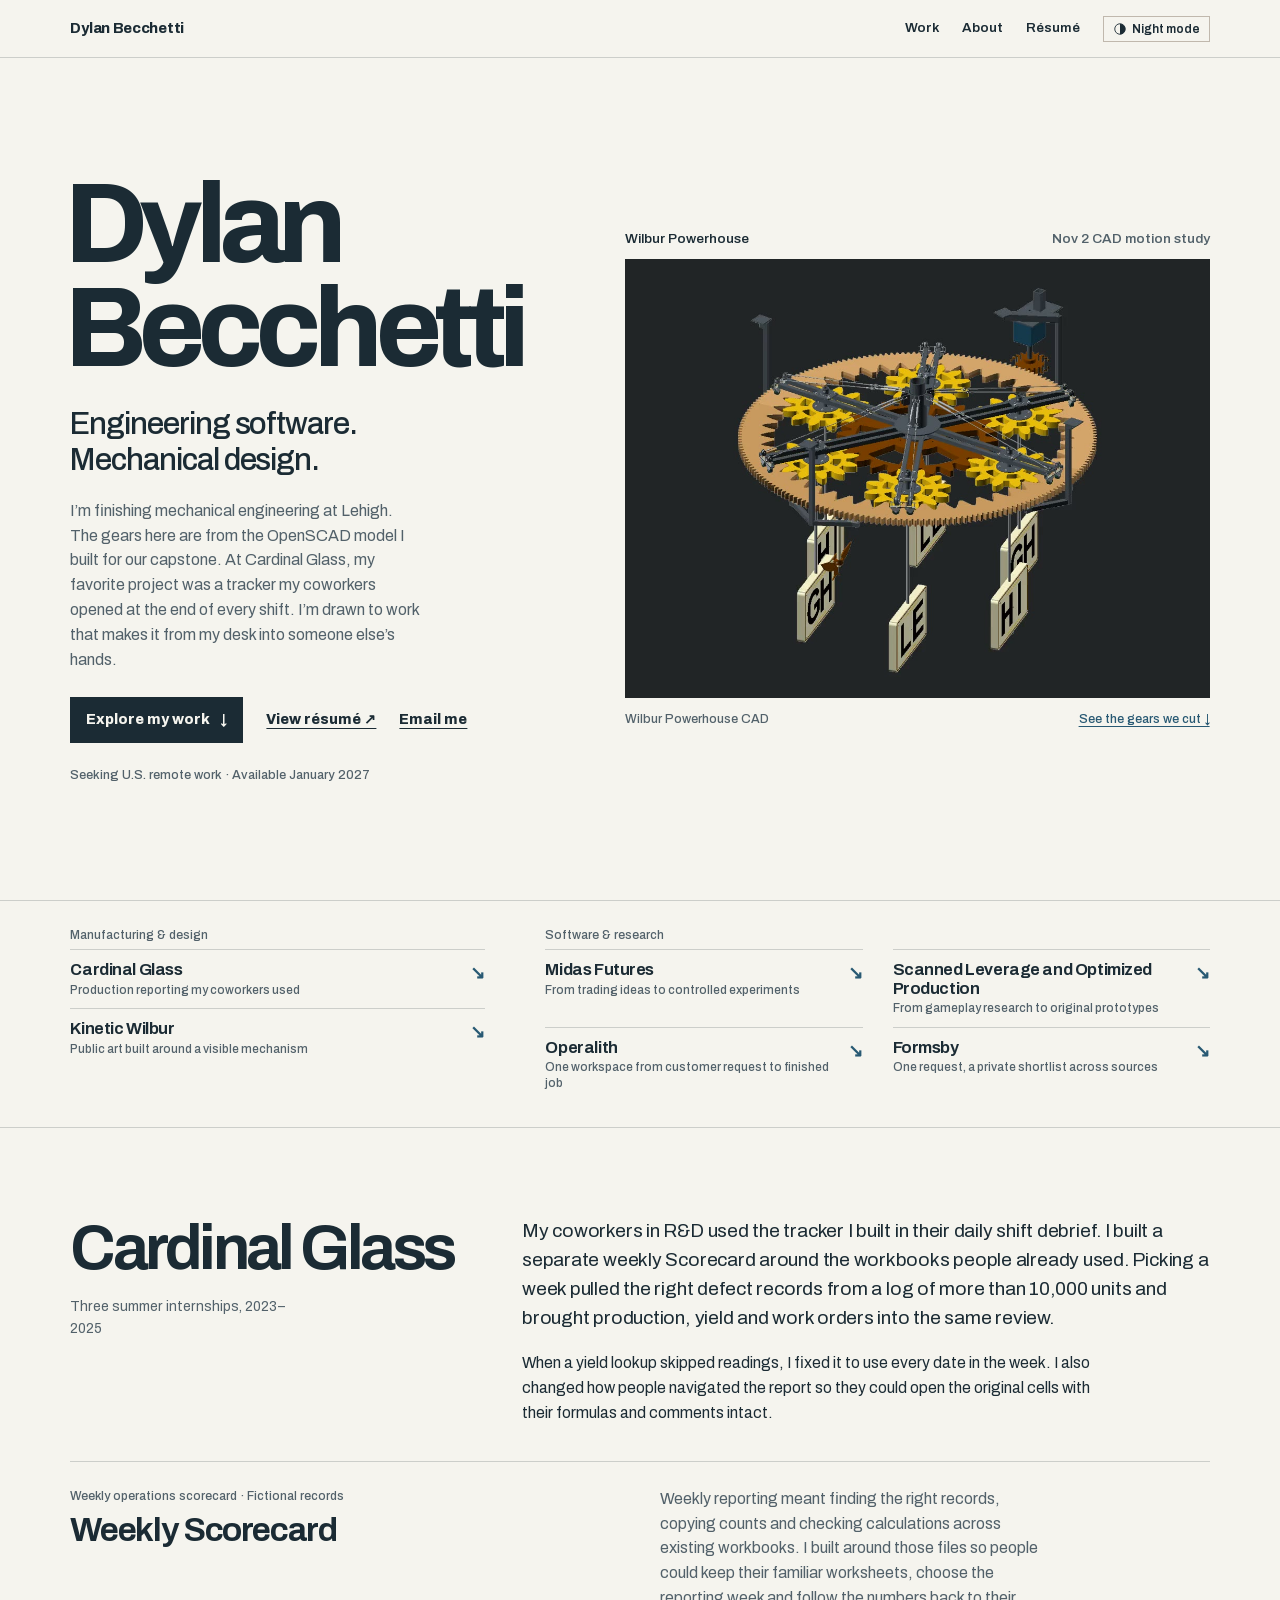
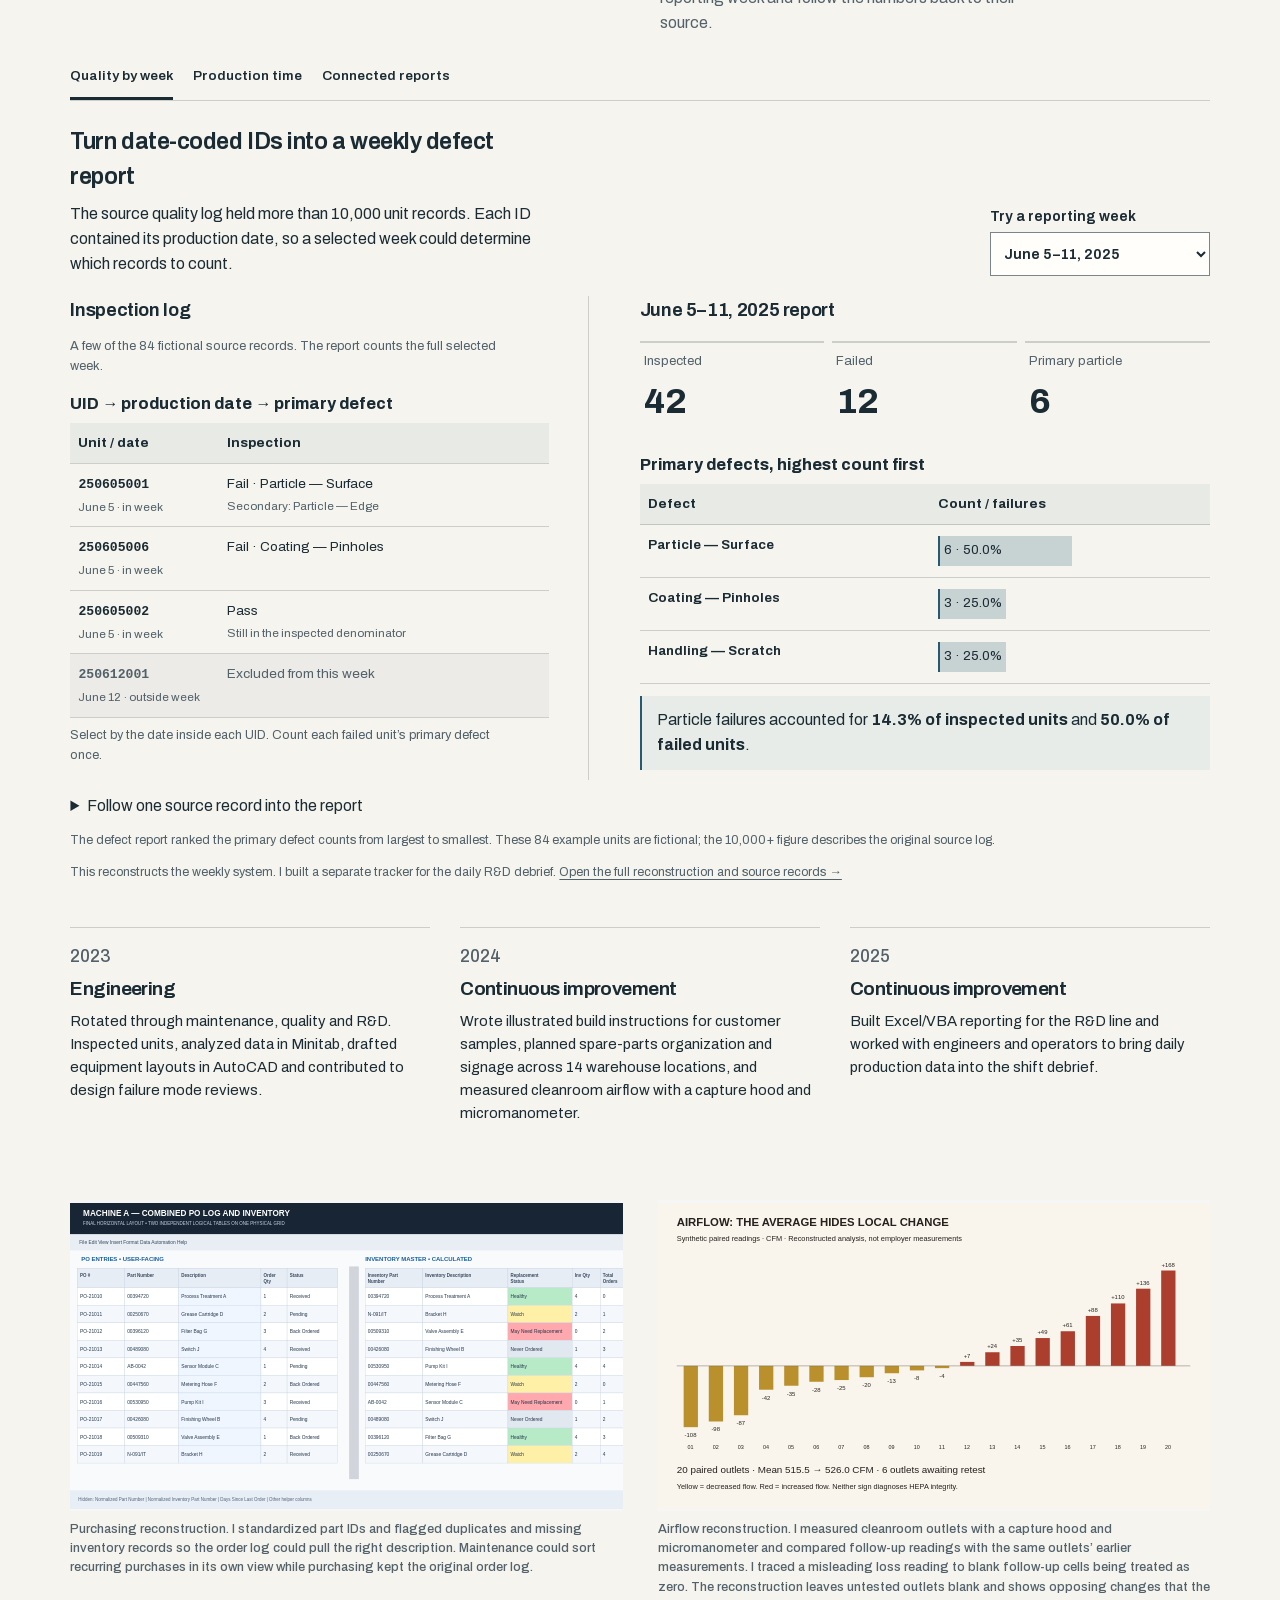
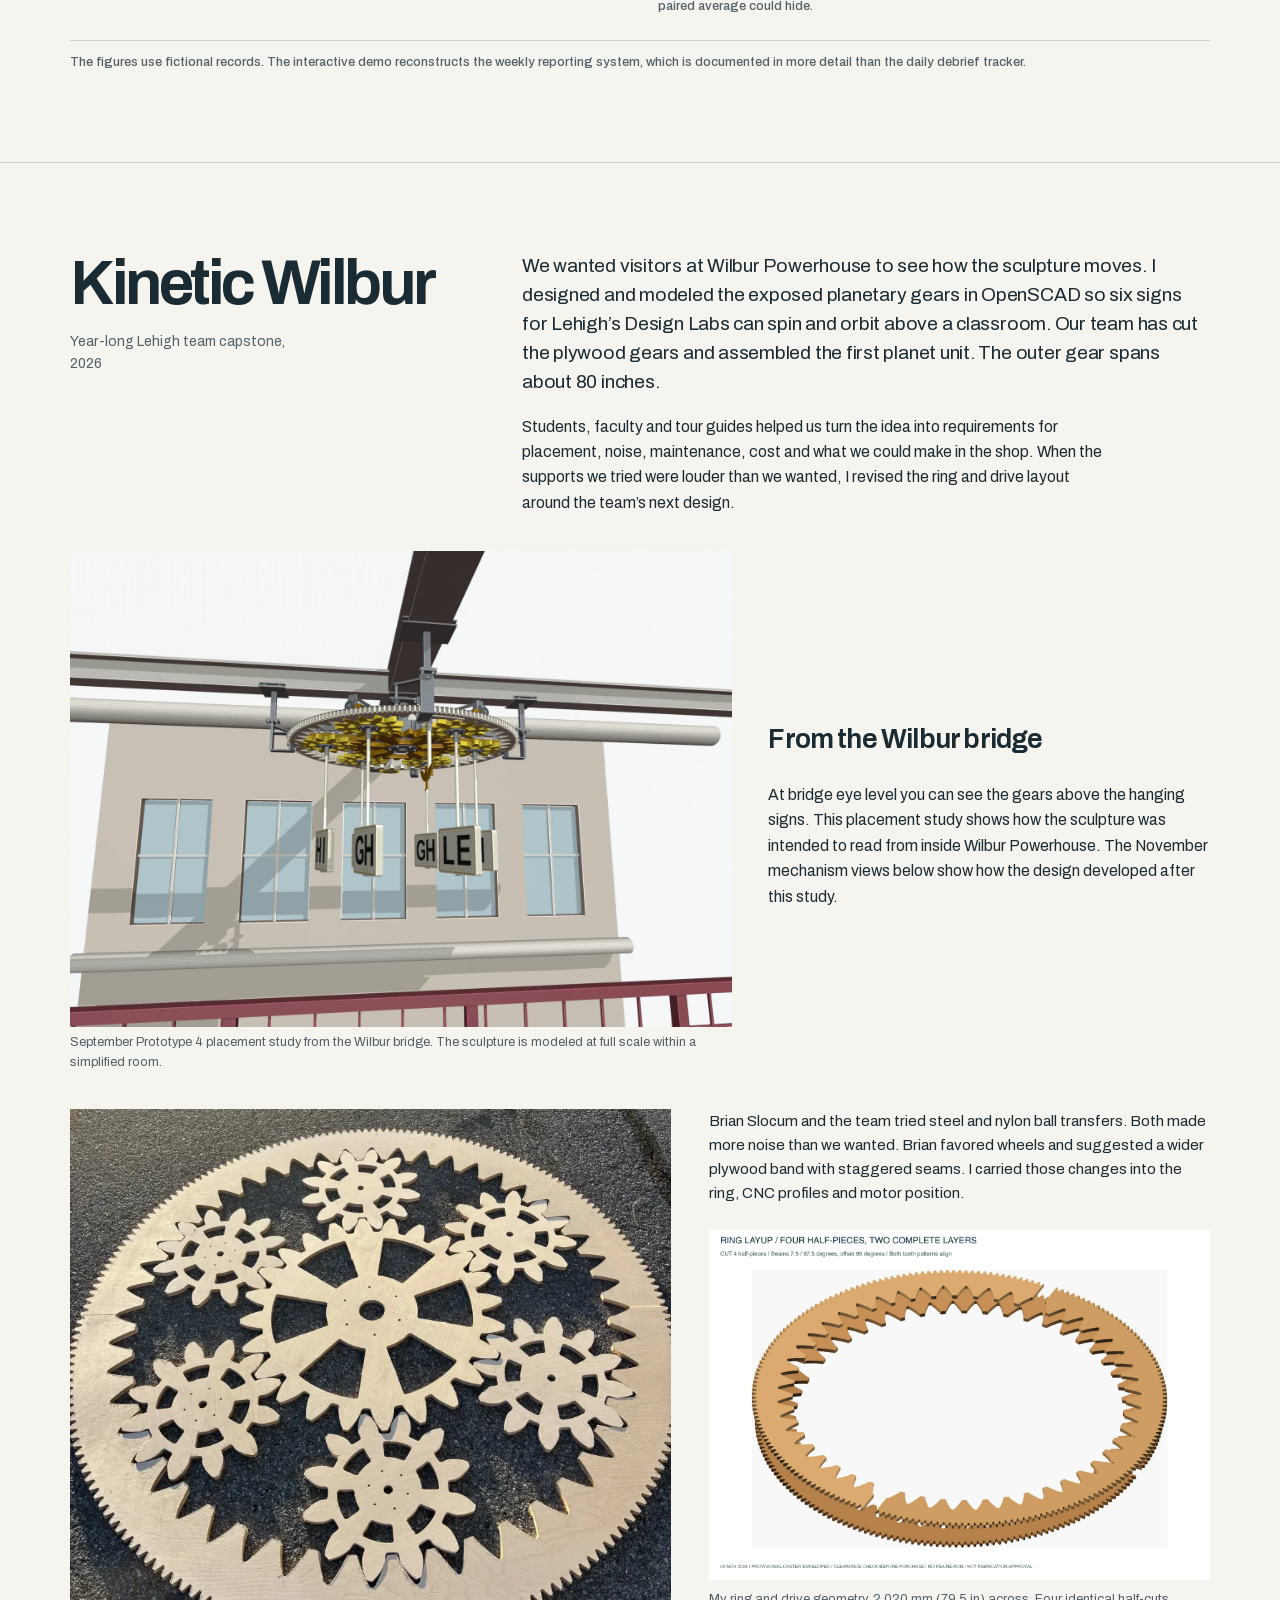
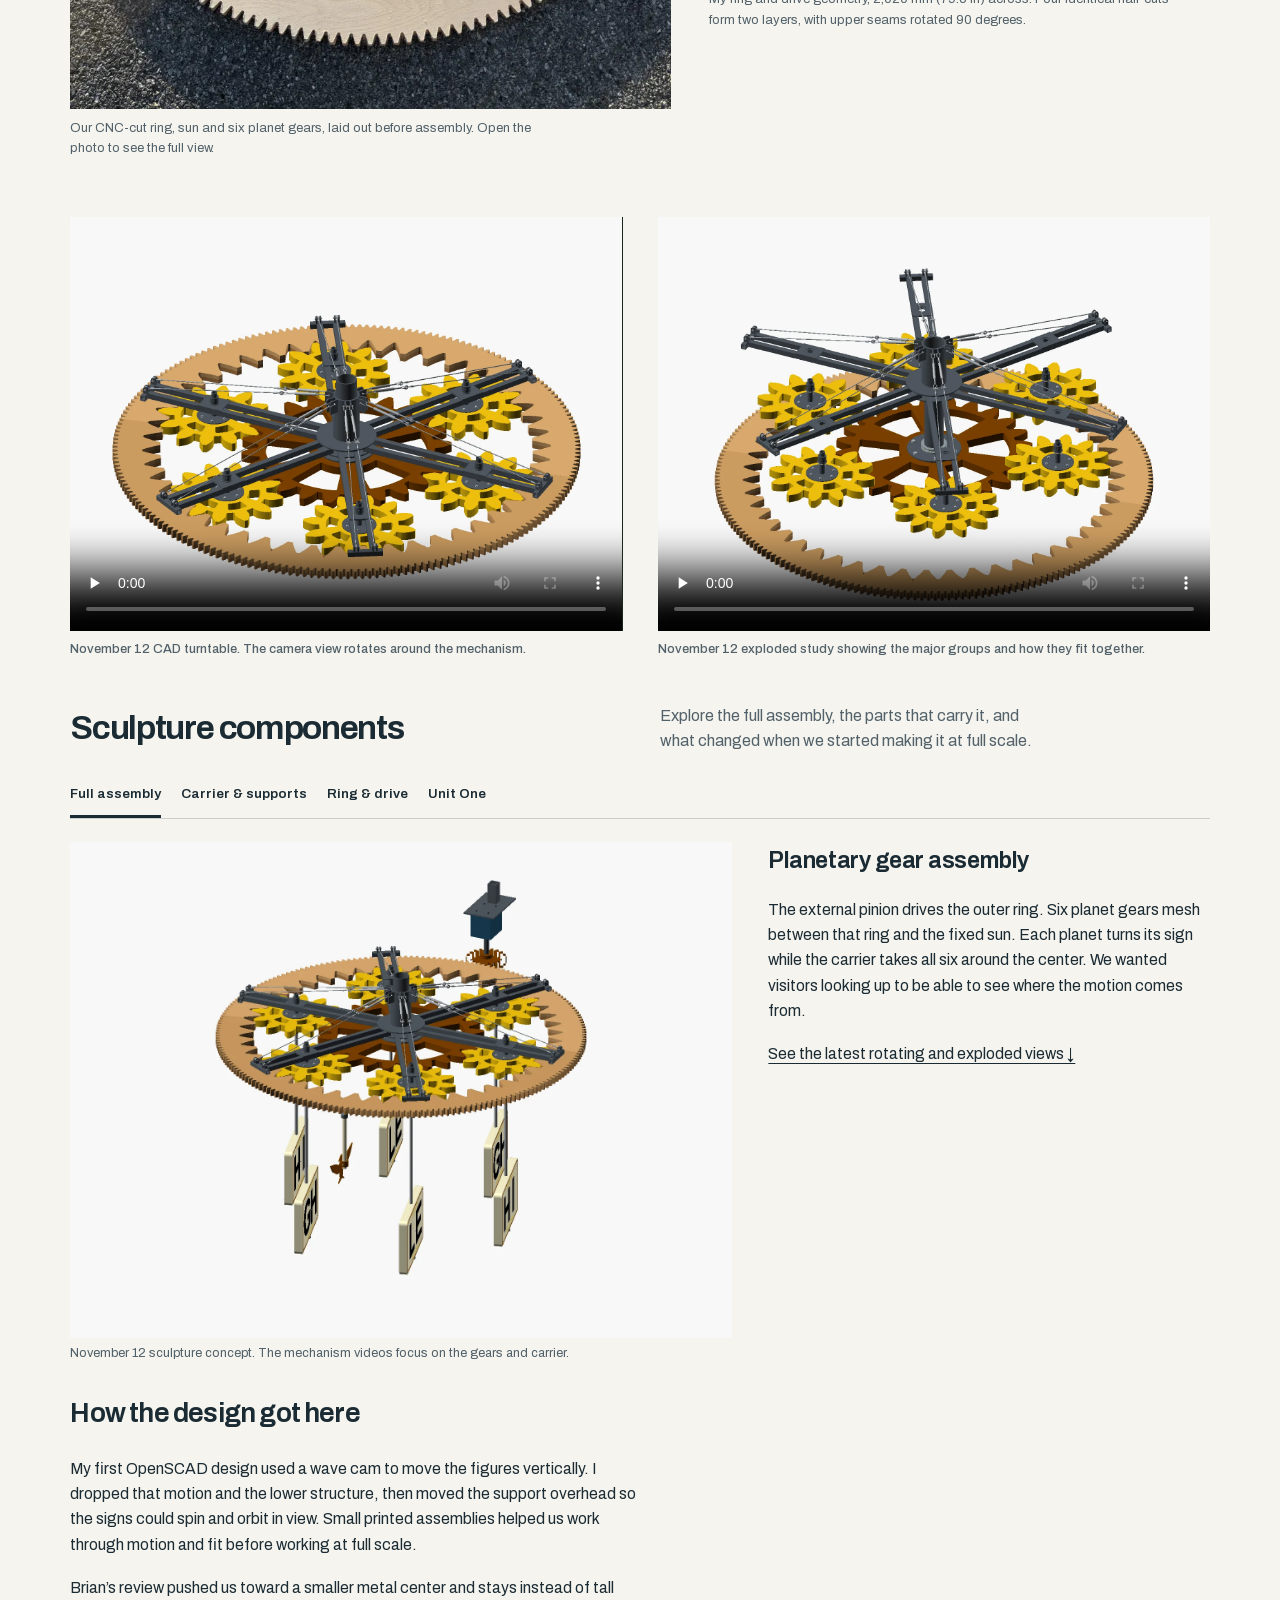
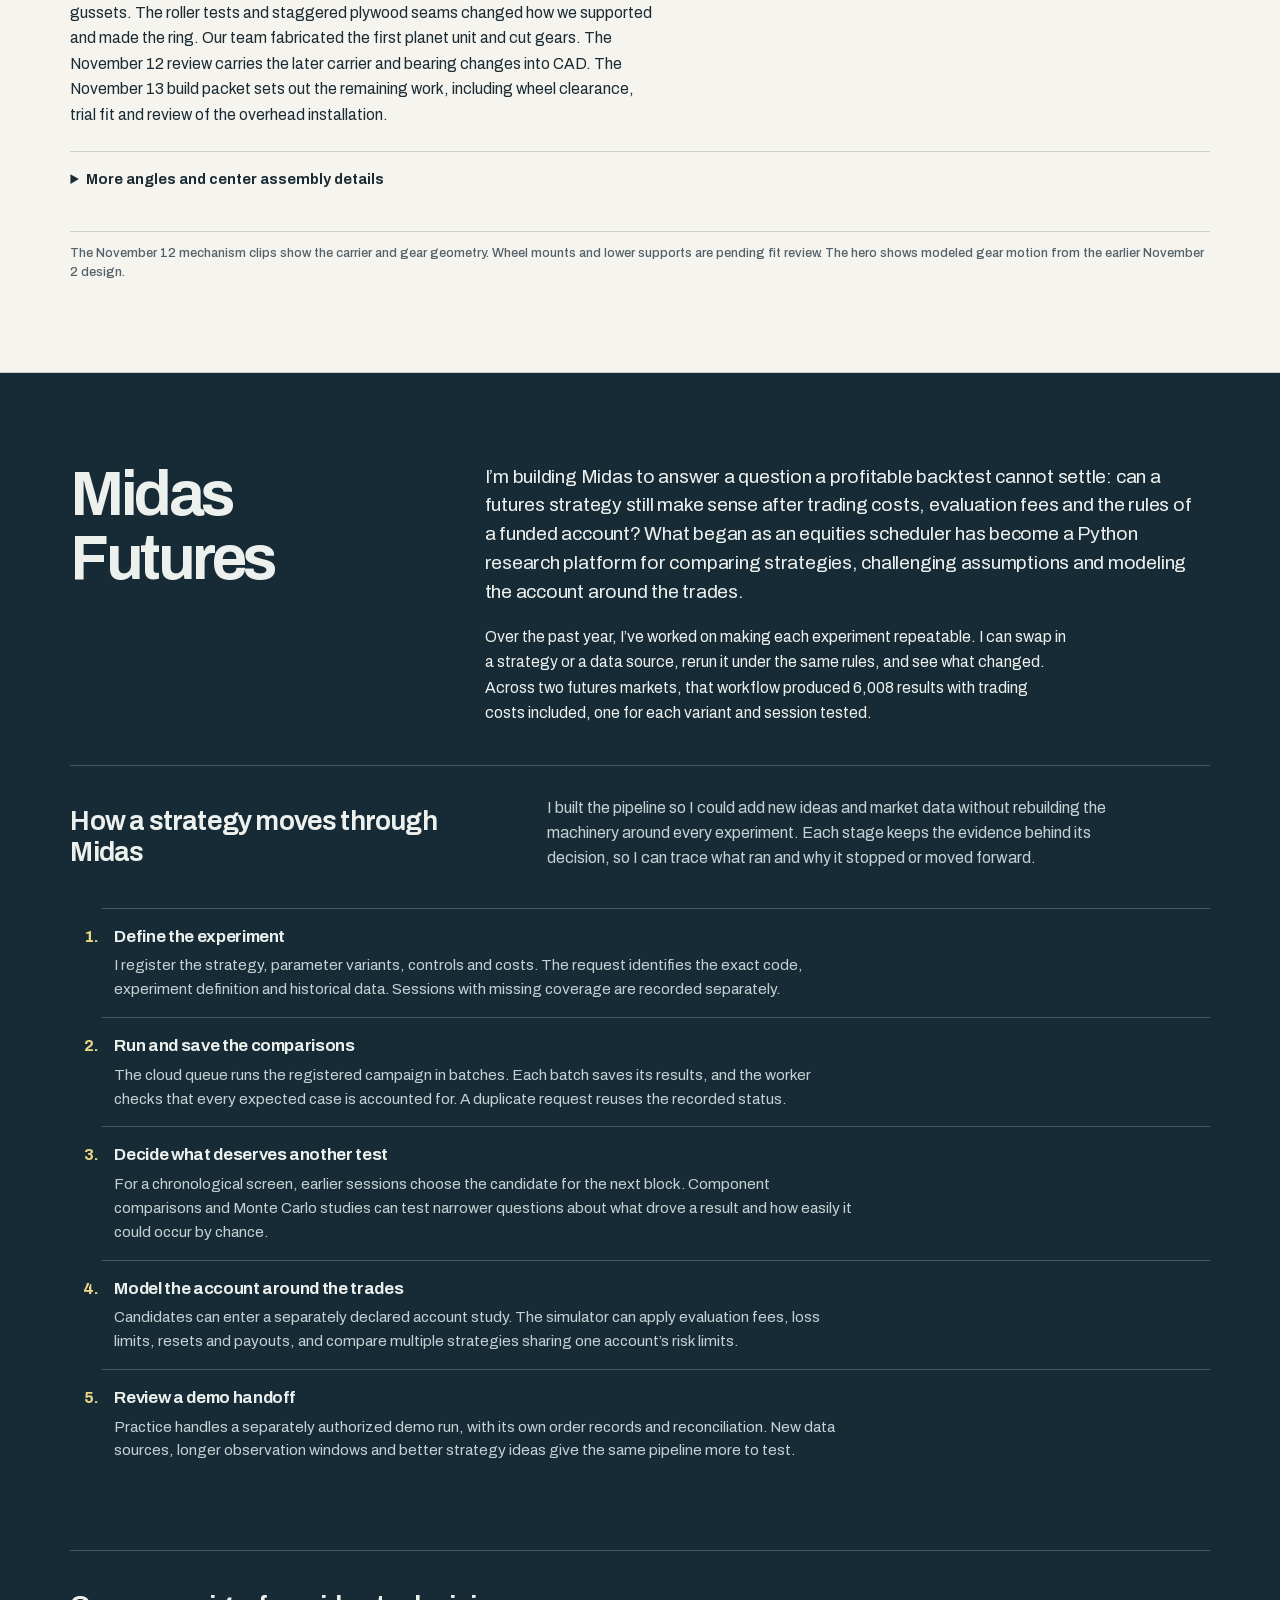
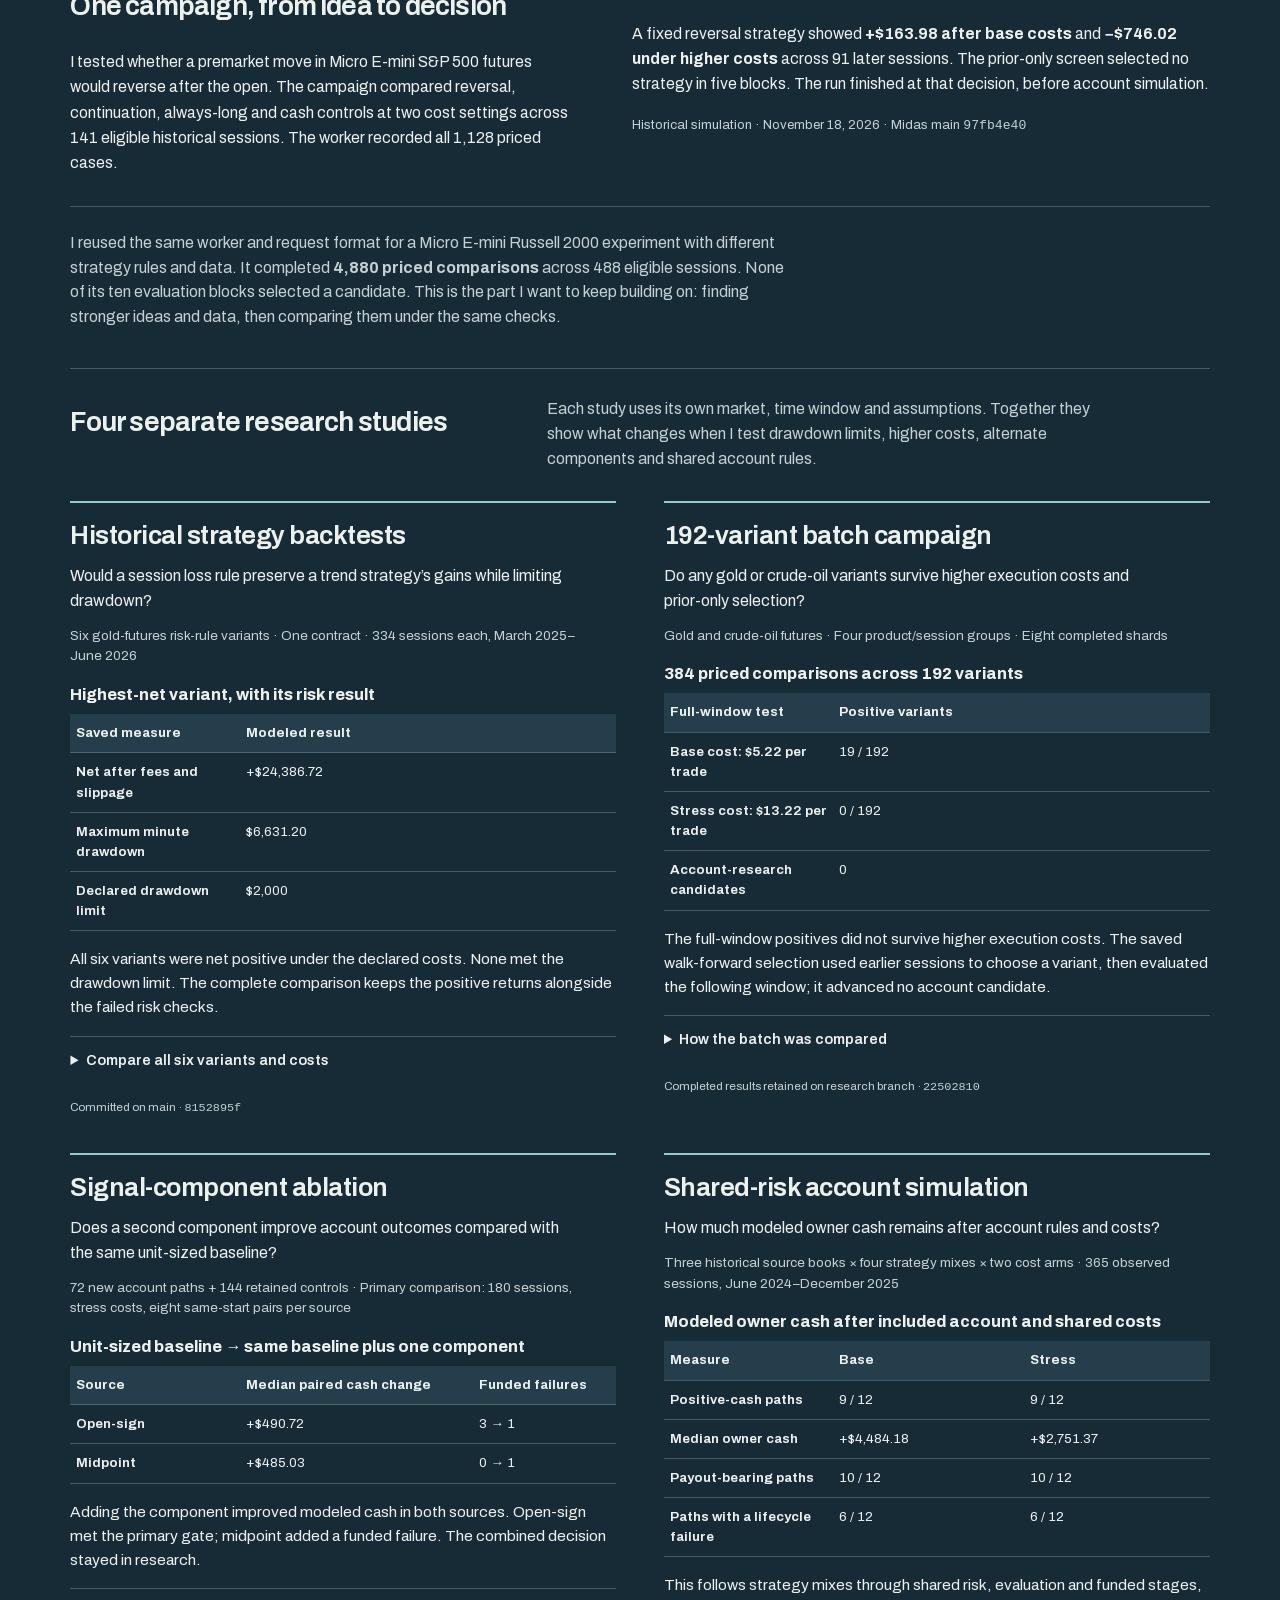
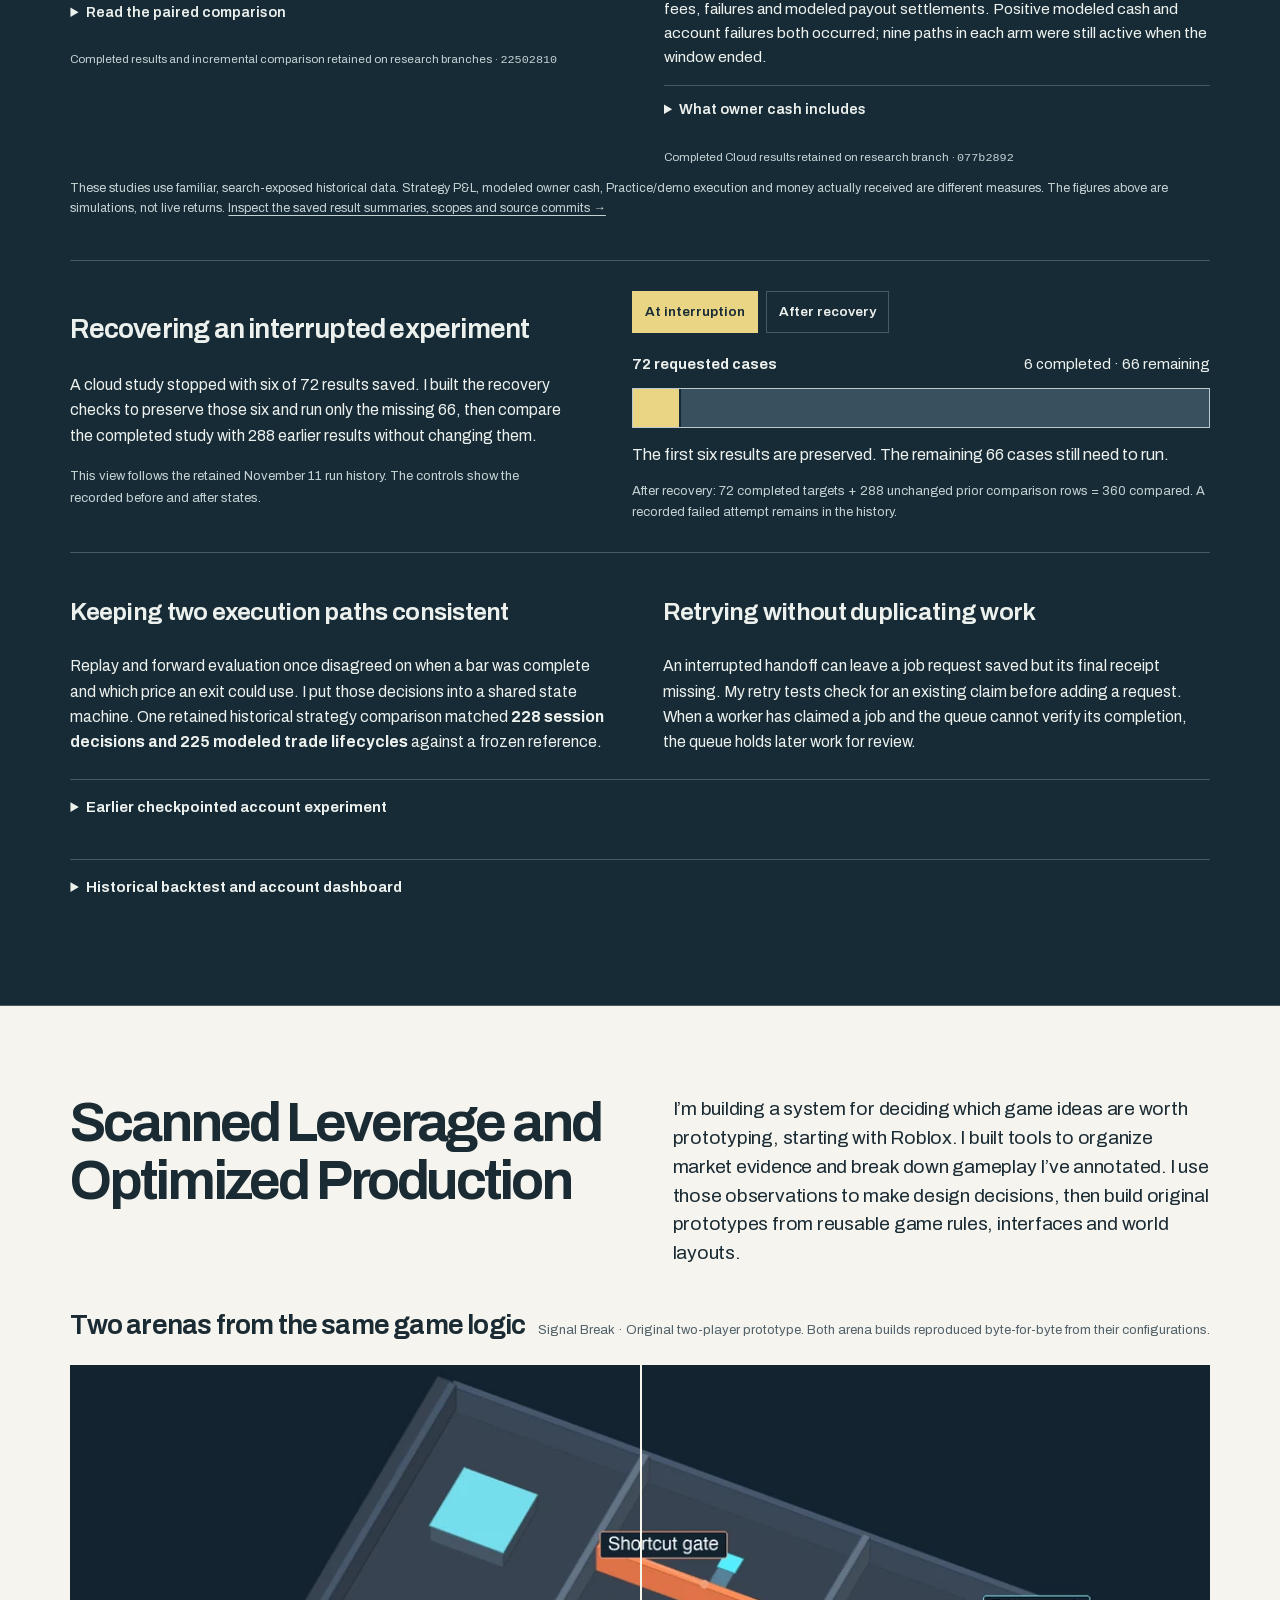
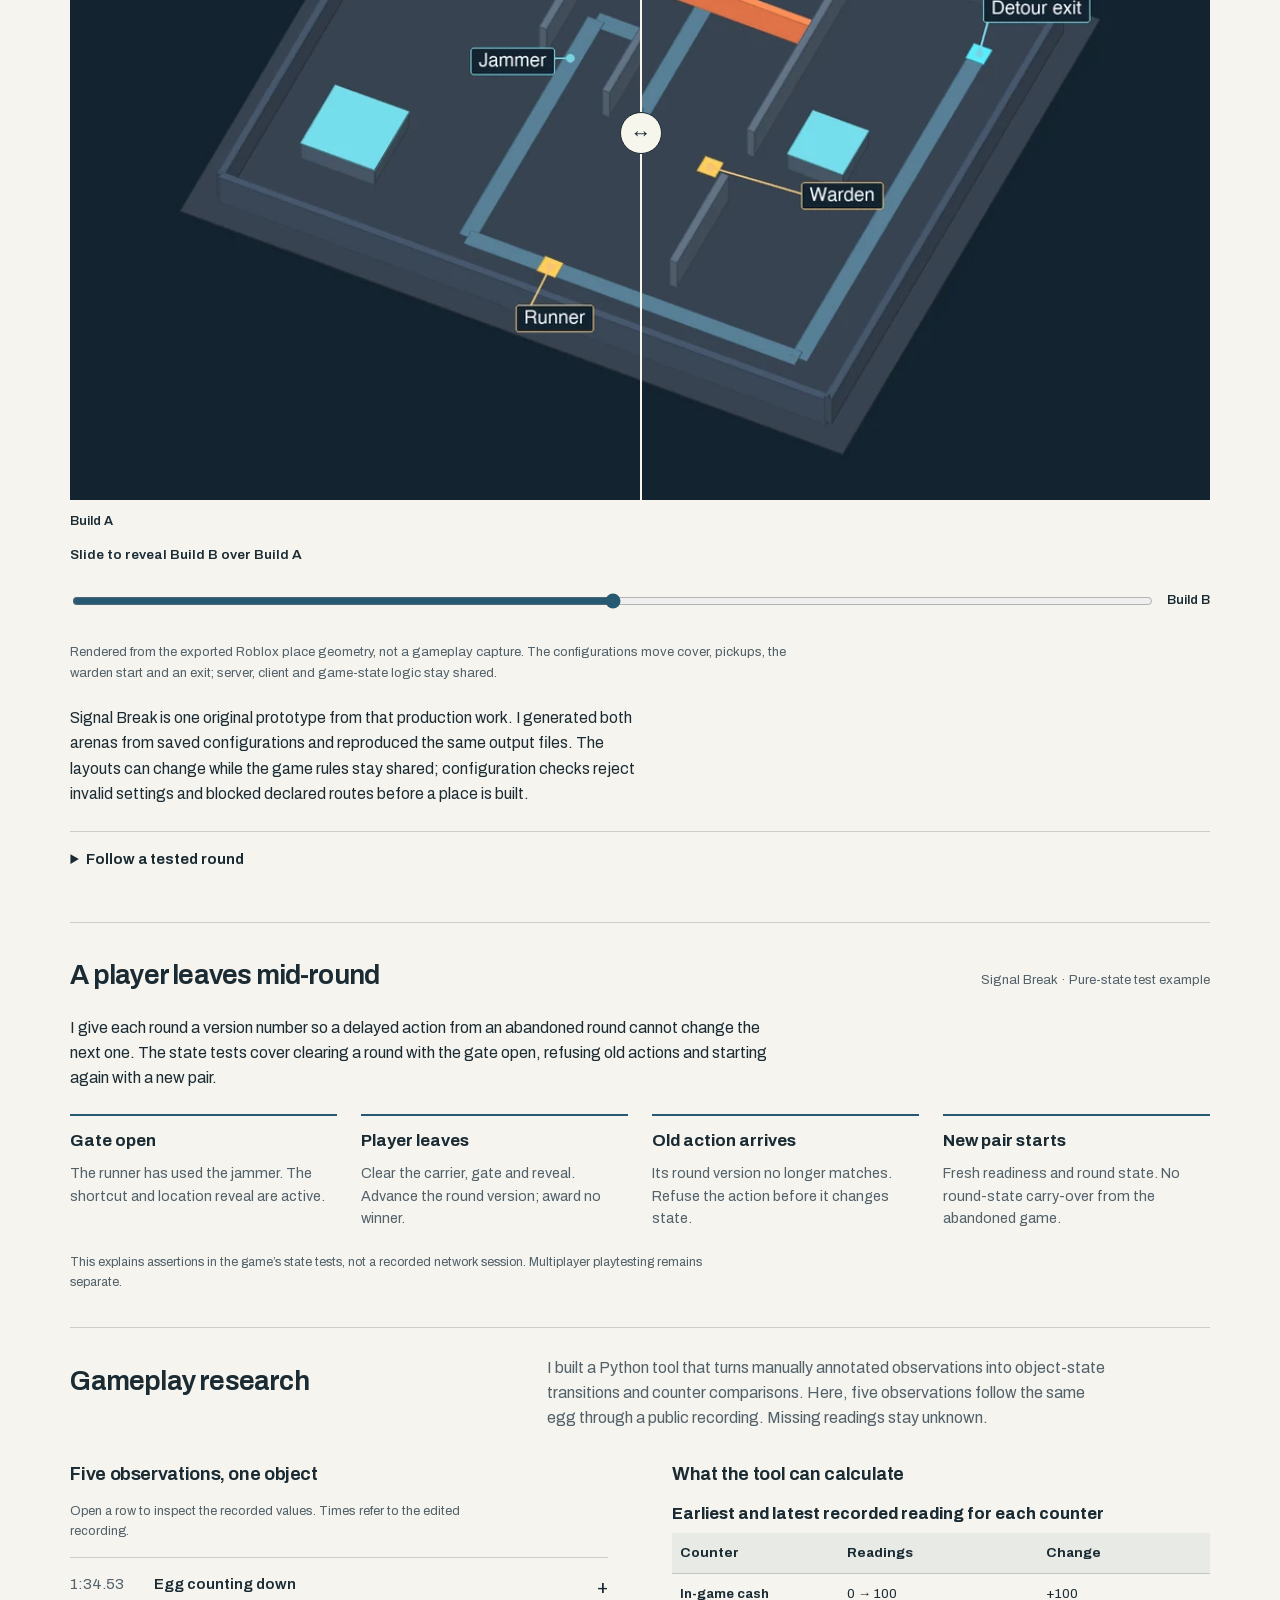
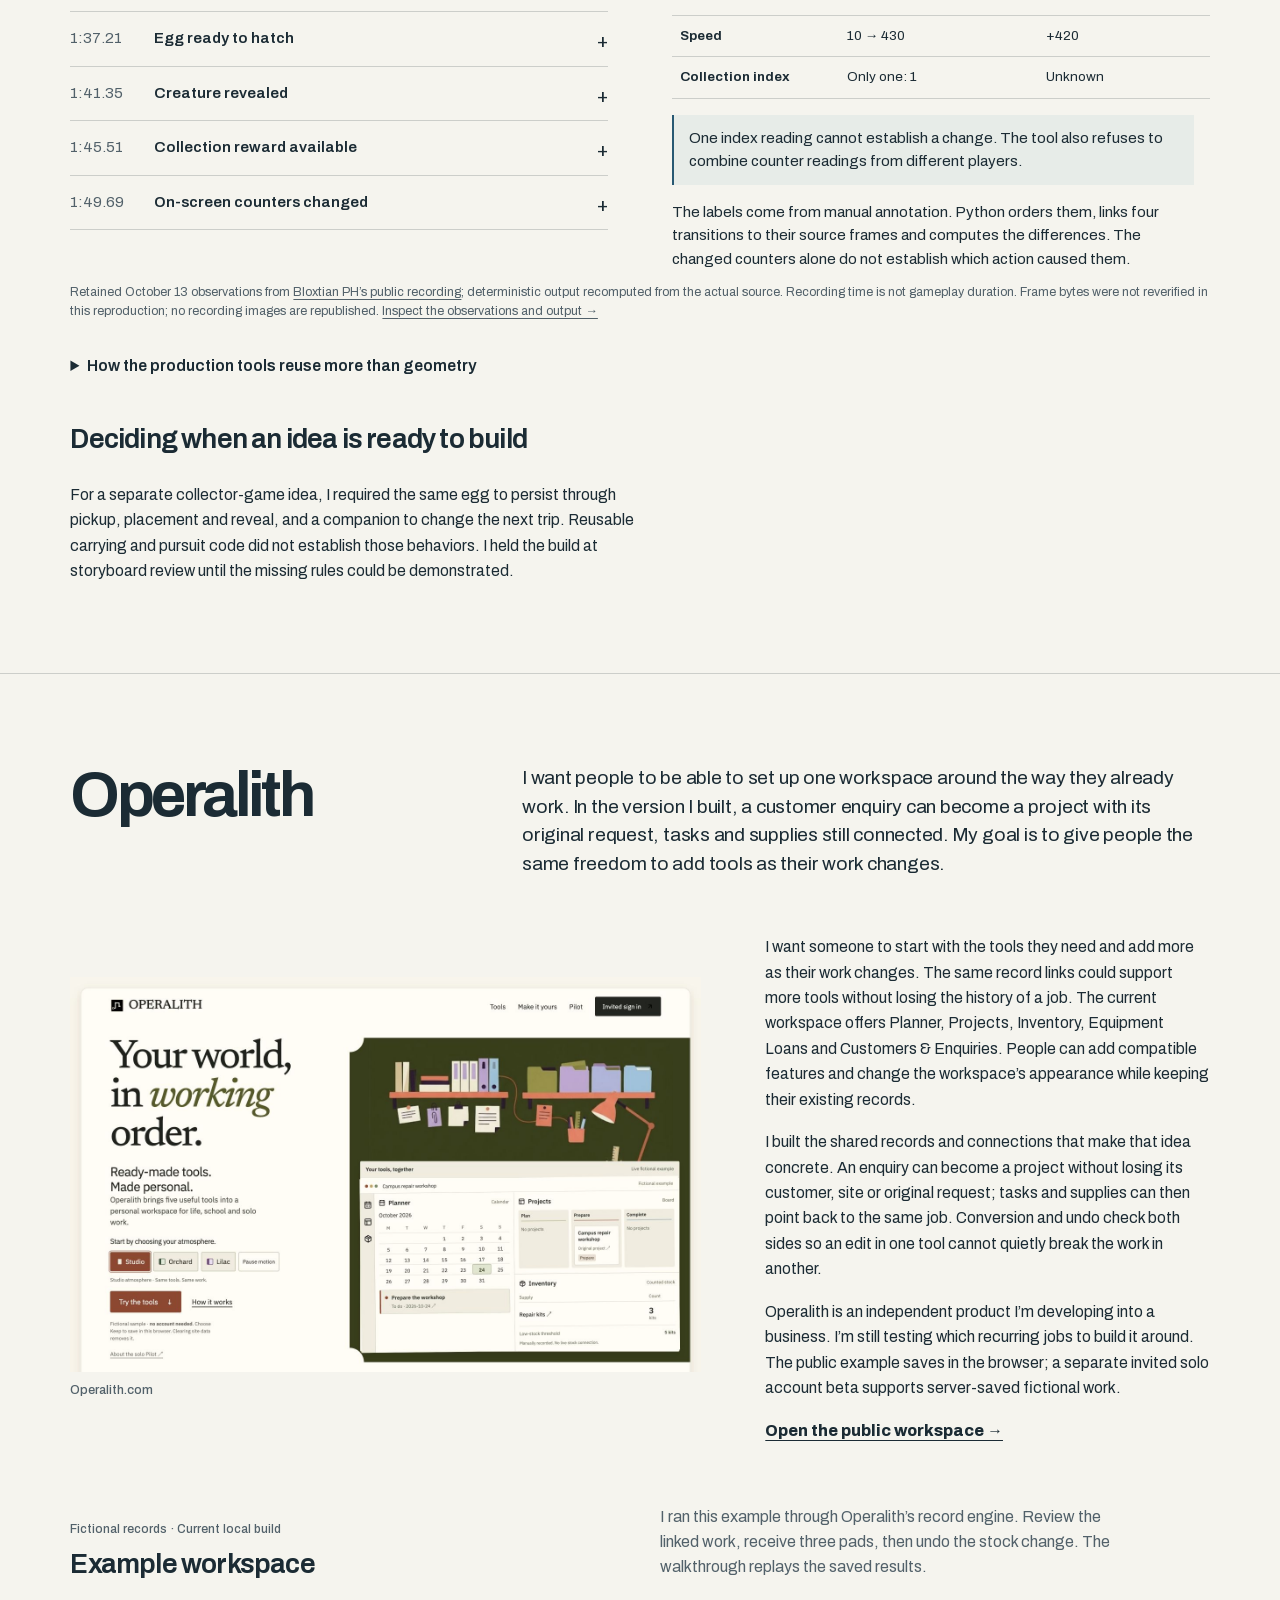
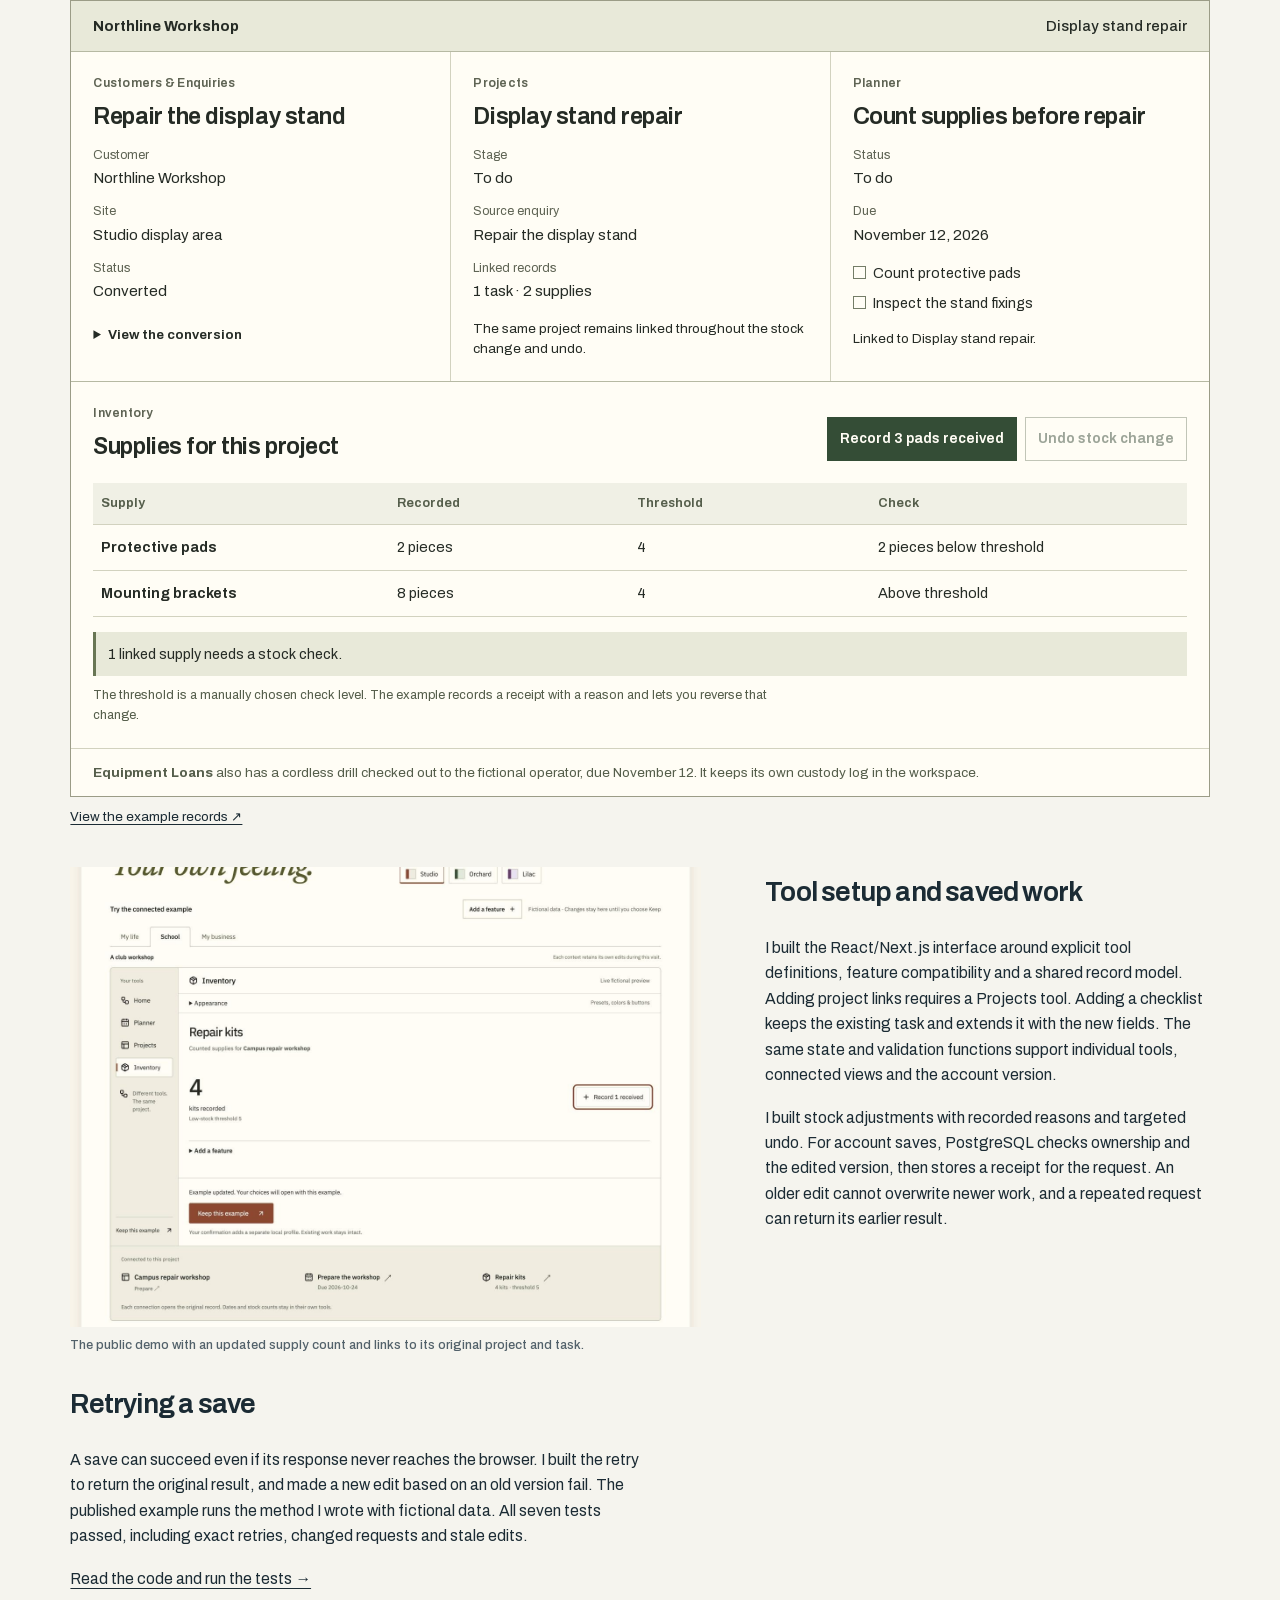
<file: index.html>
<!doctype html>
<html lang="en">
<head>
<meta charset="utf-8">
<meta name="viewport" content="width=device-width, initial-scale=1">
<meta name="robots" content="index,follow">
<link rel="canonical" href="https://formsby-systems.github.io/engineering-portfolio/">
<meta property="og:type" content="website">
<meta property="og:title" content="Dylan Becchetti · Mechanical Engineering &amp; Software">
<meta property="og:description" content="Midas research systems, Operalith, manufacturing tools and kinetic mechanical design.">
<meta property="og:url" content="https://formsby-systems.github.io/engineering-portfolio/">
<meta property="og:image" content="https://formsby-systems.github.io/engineering-portfolio/assets/portfolio-social.png">
<link rel="icon" href="assets/mark.svg" type="image/svg+xml">
<meta name="theme-color" content="#172a37">
<meta name="description" content="Dylan Becchetti's engineering portfolio: Midas Futures, Operalith, Cardinal Glass and mechanical design at Lehigh.">
<title>Dylan Becchetti · Engineering Portfolio</title>
<link rel="stylesheet" href="site.css?v=20261111-recruiter">
<link rel="stylesheet" href="creative.css?v=20261118-chapter-links">
<script src="site.js?v=20261117-cardinal-formsby" defer></script>
</head>
<body>
<a class="skip" href="#work">Skip to selected work</a>
<header class="bar">
  <a class="brand" href="#top"><span class="stamp" aria-hidden="true"><svg viewBox="0 0 32 32" width="32" height="32"><path d="M14 3h4v5h-4zm0 21h4v5h-4zM3 14h5v4H3zm21 0h5v4h-5z" fill="currentColor"/><circle cx="16" cy="16" r="9" fill="none" stroke="currentColor" stroke-width="2"/><circle cx="16" cy="16" r="2" fill="currentColor"/></svg></span><span>Dylan Becchetti</span></a>
  <nav aria-label="Main"><a href="#work">Work</a><a href="#about">About</a><a href="resume.pdf">Résumé</a><button class="light-switch" data-light-switch aria-pressed="false" hidden><svg aria-hidden="true" viewBox="0 0 16 16" width="14" height="14"><circle cx="8" cy="8" r="6" fill="none" stroke="currentColor"/><path d="M8 2a6 6 0 0 1 0 12Z" fill="currentColor"/></svg> <span data-light-label>Night mode</span></button></nav>
</header>
<div class="reading-progress" aria-hidden="true"></div>
<main id="top">
<section class="hero" aria-labelledby="hero-title">
  <div class="hero-sticky">
    <div class="hero-scene">
      <div class="hero-copy">
        <h1 id="hero-title">Dylan <br>Becchetti</h1>
        <p class="intro">Engineering software. <br>Mechanical design.</p>
        <p class="hero-story">I’m finishing mechanical engineering at Lehigh. The gears here are from the OpenSCAD model I built for our capstone. At Cardinal Glass, my favorite project was a tracker my coworkers opened at the end of every shift. I’m drawn to work that makes it from my desk into someone else’s hands.</p>
        <div class="hero-cta"><a class="primary" href="#work">Explore my work <span aria-hidden="true">↓</span></a><a href="resume.pdf">View résumé ↗</a><a href="mailto:dylanbecc123@gmail.com">Email me</a></div>
        <p class="availability">Seeking U.S. remote work · Available January 2027</p>
      </div>
      <figure class="hero-figure">
        <div class="stage-label"><span>Wilbur Powerhouse</span><span>Nov 2 CAD motion study</span></div>
        <div class="hero-stage" data-stage>
          <img src="assets/wilbur-poster.jpg" alt="Wilbur Powerhouse CAD assembly: a large outer ring surrounding six planet gears with hanging signs." width="1120" height="840" fetchpriority="high">
          <div class="stage-annotations" data-annotations hidden>
            <svg viewBox="0 0 400 300" aria-hidden="true">
              <path d="M69 48h35l-20 76M307 39h-22l-8 30M329 240h-36l-36-26" />
              <circle cx="84" cy="124" r="3"/><circle cx="277" cy="69" r="3"/><circle cx="257" cy="214" r="3"/>
            </svg>
            <span class="part-ring">Outer ring</span><span class="part-drive">Drive pinion</span><span class="part-sign">Hanging sign</span>
          </div>
          <video data-drive poster="assets/wilbur-poster.jpg" src="assets/wilbur-drive.mp4" muted playsinline preload="none" hidden aria-label="Ring-driven motion from the November 2 Wilbur CAD model"></video>
        </div>
        <figcaption class="stage-foot">
          <div class="stage-caption"><span data-note>Scroll to turn the gear assembly</span><a href="#wilbur-fabrication">See the gears we cut ↓</a></div>
          <div class="motion-tools" data-controls hidden><button type="button" data-play>Play</button><details class="motion-settings"><summary>Motion controls</summary><div class="drive"><label for="drive-position">Motion position</label><input type="range" id="drive-position" min="0" max="100" value="0"><output data-position for="drive-position">00%</output><button type="button" data-scroll-mode aria-pressed="true">Scroll sync</button><button type="button" data-label-parts aria-pressed="false">Label gears</button></div></details></div>
        </figcaption>
      </figure>
    </div>
  </div>
</section>

<div class="work-strip" id="work">
  <nav aria-label="Selected work" class="work-index">
    <div>
      <h2>Manufacturing &amp; design</h2>
      <a href="#experience"><strong>Cardinal Glass</strong><small>Production reporting my coworkers used</small></a>
      <a href="#wilbur"><strong>Kinetic Wilbur</strong><small>Public art built around a visible mechanism</small></a>
    </div>
    <div>
      <h2>Software &amp; research</h2>
      <a href="#midas"><strong>Midas Futures</strong><small>From trading ideas to controlled experiments</small></a>
      <a href="#production"><strong>Scanned Leverage and Optimized Production</strong><small>From gameplay research to original prototypes</small></a>
      <a href="#operalith"><strong>Operalith</strong><small>One workspace from customer request to finished job</small></a>
      <a href="#formsby"><strong>Formsby</strong><small>One request, a private shortlist across sources</small></a>
    </div>
  </nav>
</div>

<section class="chapter experience" id="experience" aria-labelledby="experience-title">
  <div class="frame">
    <div class="cardinal-opening">
    <div class="chapter-head">
      <div><h2 id="experience-title">Cardinal Glass</h2><p class="chapter-context">Three summer internships, 2023–2025</p></div>
      <div class="case-prose">
        <p class="deck">My coworkers in R&amp;D used the tracker I built in their daily shift debrief. I built a separate weekly Scorecard around the workbooks people already used. Picking a week pulled the right defect records from a log of more than 10,000 units and brought production, yield and work orders into the same review.</p>
        <p>When a yield lookup skipped readings, I fixed it to use every date in the week. I also changed how people navigated the report so they could open the original cells with their formulas and comments intact.</p>
      </div>
    </div>
    <section class="project-explorer cardinal-explorer" id="cardinal-explore" data-explorer aria-labelledby="cardinal-explore-title">
      <div class="explorer-intro">
        <div><p class="explorer-note">Weekly operations scorecard · Fictional records</p><h3 id="cardinal-explore-title">Weekly Scorecard</h3></div>
        <p>Weekly reporting meant finding the right records, copying counts and checking calculations across existing workbooks. I built around those files so people could keep their familiar worksheets, choose the reporting week and follow the numbers back to their source.</p>
      </div>
      <div class="explorer-controls" role="group" aria-label="Explore the Cardinal scorecard" hidden>
        <button type="button" aria-controls="cardinal-quality" aria-pressed="true">Quality by week</button>
        <button type="button" aria-controls="cardinal-time" aria-pressed="false">Production time</button>
        <button type="button" aria-controls="cardinal-reports" aria-pressed="false">Connected reports</button>
      </div>
      <div id="cardinal-quality" class="explorer-panel" data-explorer-panel>
        <div class="cardinal-panel-heading"><div><h4>Turn date-coded IDs into a weekly defect report</h4><p>The source quality log held more than 10,000 unit records. Each ID contained its production date, so a selected week could determine which records to count.</p></div><label for="cardinal-week">Try a reporting week <select id="cardinal-week" disabled><option value="0">June 5–11, 2025</option><option value="1">June 12–18, 2025</option><option value="2">June 19–25, 2025 · empty</option></select></label></div>
        <div id="cardinal-quality-output" aria-live="polite" aria-atomic="true">
          <div class="quality-trace">
            <div class="quality-input"><h4>Inspection log</h4><p class="trace-caption">A few of the 84 fictional source records. The report counts the full selected week.</p>
              <table class="evidence-table source-records"><caption>UID → production date → primary defect</caption><thead><tr><th scope="col">Unit / date</th><th scope="col">Inspection</th></tr></thead><tbody>
                <tr><th scope="row"><code>250605001</code><small>June 5 · in week</small></th><td>Fail · Particle — Surface<small>Secondary: Particle — Edge</small></td></tr>
                <tr><th scope="row"><code>250605006</code><small>June 5 · in week</small></th><td>Fail · Coating — Pinholes</td></tr>
                <tr><th scope="row"><code>250605002</code><small>June 5 · in week</small></th><td>Pass<small>Still in the inspected denominator</small></td></tr>
                <tr class="outside-week"><th scope="row"><code>250612001</code><small>June 12 · outside week</small></th><td>Excluded from this week</td></tr>
              </tbody></table><p class="trace-caption">Select by the date inside each UID. Count each failed unit’s primary defect once.</p>
            </div>
            <div class="quality-report"><h4>June 5–11 report</h4>
              <dl class="cardinal-metrics"><div><dt>Inspected</dt><dd>42</dd></div><div><dt>Failed</dt><dd>12</dd></div><div><dt>Primary particle</dt><dd>6</dd></div></dl>
              <table class="evidence-table defect-bars"><caption>Primary defects, highest count first</caption><thead><tr><th scope="col">Defect</th><th scope="col">Count / failures</th></tr></thead><tbody>
                <tr><th scope="row">Particle — Surface</th><td><span class="count-bar" style="--count-share:50%">6 · 50.0%</span></td></tr>
                <tr><th scope="row">Coating — Pinholes</th><td><span class="count-bar" style="--count-share:25%">3 · 25.0%</span></td></tr>
                <tr><th scope="row">Handling — Scratch</th><td><span class="count-bar" style="--count-share:25%">3 · 25.0%</span></td></tr>
              </tbody></table>
              <p class="explorer-result">Particle failures: <strong>14.3% of inspected units</strong>, or <strong>50.0% of failed units</strong>. The denominator changes the meaning.</p>
            </div>
          </div>
        </div>
        <details class="cardinal-source-detail"><summary>Follow one source record into the report</summary><p><code>250605001</code> means <strong>June 5, 2025 · unit 001</strong>. This fictional failed unit has “Particle — Surface” as its primary defect and “Particle — Edge” as a second defect. The retained report counts the primary defect once. An earlier experiment counted all three defect fields and grouped families; that was a different report version.</p></details>
        <p class="explorer-foot">The defect report ranked the primary defect counts from largest to smallest. These 84 example units are fictional; the 10,000+ figure describes the original source log.</p>
      </div>
      <div id="cardinal-time" class="explorer-panel" data-explorer-panel>
        <h4>Production time</h4>
        <p>If recorded downtime already includes the gap before the first production event, subtracting all of it from the observed span understates line time. The documented rule allocates downtime to a late start, then an early stop, and subtracts what remains.</p>
        <ol class="run-history cardinal-shift"><li><strong>06:00 → 17:30</strong><span>Target shift</span></li><li><strong>08:00 → 17:15</strong><span>Actual span: 555 minutes</span></li><li><strong>120 minutes</strong><span>Late-start gap</span></li><li><strong>15 minutes</strong><span>Early stop: below the 30-minute threshold</span></li></ol>
        <label class="cardinal-downtime-control" for="cardinal-downtime">Try recorded downtime (minutes) <input id="cardinal-downtime" type="number" disabled min="0" max="1440" step="1" value="150" inputmode="numeric"></label>
        <div id="cardinal-time-output" aria-live="polite" aria-atomic="true"><dl class="cardinal-metrics"><div><dt>Allocated to late start</dt><dd>120 min</dd></div><div><dt>Remaining downtime</dt><dd>30 min</dd></div><div><dt>Reported line time</dt><dd>8.75 hr</dd></div></dl><p class="explorer-result">555 minutes − 30 minutes = <strong>525 minutes of reported line time.</strong></p></div>
        <p class="explorer-foot">Fictional shift. Gaps qualify only when greater than 30 minutes; the full qualifying gap can receive downtime. Allocation is capped by recorded downtime, and line time cannot go below zero. The example applies the documented reporting rule.</p>
      </div>
      <div id="cardinal-reports" class="explorer-panel" data-explorer-panel>
        <h4>Connect the dates without rebuilding everyone's worksheets</h4>
        <table class="evidence-table"><caption>Three more connections in the weekly system</caption><thead><tr><th scope="col">Source</th><th scope="col">Reporting problem</th><th scope="col">What I worked on</th></tr></thead><tbody><tr><th scope="row">Yield workbook</th><td>One week can contain several observations.</td><td>Match all dates within the week and average their percentages.</td></tr><tr><th scope="row">End-of-day report</th><td>Weekly blocks extend across hundreds of columns.</td><td>Navigate to the selected week in place, preserving formulas and comments.</td></tr><tr><th scope="row">Work-order log</th><td>Due dates and status highlights change during the week.</td><td>Classify delivery risk for the active week while preserving previous weeks.</td></tr></tbody></table>
        <figure class="yield-trace"><figcaption>Yield calculation · fictional readings, documented date-range rule</figcaption><div class="yield-readings"><span>June 5<strong>88%</strong></span><span>June 8<strong>94%</strong></span><span>June 11<strong>91%</strong></span><span>June 12<strong>97%</strong><small>Outside week</small></span></div><p><strong>June 5–11 → (88 + 94 + 91) ÷ 3 = 91.0%</strong><br>The old row-position lookup missed additional readings. The corrected formula uses both boundary dates and fixed source columns. This averages recorded percentages, not unit-weighted yield.</p></figure>
        <details class="cardinal-source-detail"><summary>See a delivery-rule edge case</summary><p>A fictional order due two days ago enters the <strong>Late</strong> bucket if unhighlighted. Under the later documented rule, a highlighted order is excluded from the first three risk buckets. An order due more than 28 days away enters <strong>On time</strong> regardless of highlighting. “On time” is a planning category, not evidence of shipment.</p></details>
        <p class="explorer-foot">Three working selectors navigated EOD weeks, scorecard weeks and defect-report periods. Scheduled refresh was unreliable, so a saved week reflects its last successful update.</p>
      </div>
      <p class="explorer-foot">This reconstructs the weekly system. I built a separate tracker for the daily R&amp;D debrief. <a href="assets/cardinal-demo.html">Open the full reconstruction and source records →</a></p>
    </section>
    </div>
    <ol class="internships" aria-label="Cardinal internships by summer">
      <li><strong>2023</strong><div><h3>Engineering</h3><p>Rotated through maintenance, quality and R&amp;D. Inspected units, analyzed data in Minitab, drafted equipment layouts in AutoCAD and contributed to design failure mode reviews.</p></div></li>
      <li><strong>2024</strong><div><h3>Continuous improvement</h3><p>Wrote illustrated build instructions for customer samples, planned spare-parts organization and signage across 14 warehouse locations, and measured cleanroom airflow with a capture hood and micromanometer.</p></div></li>
      <li><strong>2025</strong><div><h3>Continuous improvement</h3><p>Built Excel/VBA reporting for the R&amp;D line and worked with engineers and operators to bring daily production data into the shift debrief.</p></div></li>
    </ol>
    <div class="artifact-pair cardinal-artifacts">
      <figure class="visual artifact-view"><a href="assets/cardinal-inventory-view.svg"><img src="assets/cardinal-inventory-view.svg" loading="lazy" width="1480" height="820" alt="Reconstructed purchasing log and inventory master shown side by side."></a><figcaption>Purchasing reconstruction. I standardized part IDs and flagged duplicates and missing inventory records so the order log could pull the right description. Maintenance could sort recurring purchases in its own view while purchasing kept the original order log.</figcaption></figure>
      <figure class="visual artifact-view"><a href="assets/cardinal-airflow.svg"><img src="assets/cardinal-airflow.svg" loading="lazy" width="1120" height="620" alt="Reconstructed airflow measurements showing increases and decreases across outlets despite a small change in the average."></a><figcaption>Airflow reconstruction. I measured cleanroom outlets with a capture hood and micromanometer and compared follow-up readings with the same outlets’ earlier measurements. I traced a misleading loss reading to blank follow-up cells being treated as zero. The reconstruction leaves untested outlets blank and shows opposing changes that the paired average could hide.</figcaption></figure>
    </div>
    <p class="case-foot">The figures use fictional records. The interactive demo reconstructs the weekly reporting system, which is documented in more detail than the daily debrief tracker.</p>
  </div>
</section>

<section class="chapter capstone" id="wilbur" aria-labelledby="capstone-title">
  <div class="frame">
    <div class="chapter-head">
      <div><h2 id="capstone-title">Kinetic Wilbur</h2><p class="chapter-context">Year-long Lehigh team capstone, 2026</p></div>
      <div class="case-prose">
        <p class="deck">We wanted visitors at Wilbur Powerhouse to see how the sculpture moves. I designed and modeled the exposed planetary gears in OpenSCAD so six signs for Lehigh’s Design Labs can spin and orbit above a classroom. Our team has cut the plywood gears and assembled the first planet unit. The outer gear spans about 80 inches.</p><p>Students, faculty and tour guides helped us turn the idea into requirements for placement, noise, maintenance, cost and what we could make in the shop. When the supports we tried were louder than we wanted, I revised the ring and drive layout around the team’s next design.</p>

      </div>
    </div>
    <section class="build-panel wilbur-bridge" id="wilbur-bridge" aria-labelledby="wilbur-bridge-title">
      <figure class="build-visual">
        <a href="assets/wilbur-bridge-eye-level.webp"><img src="assets/wilbur-bridge-eye-level.webp" width="1600" height="1150" loading="lazy" alt="Eye-level CAD view from the Wilbur bridge, looking past the railing at the planetary gears and hanging signs above."></a>
        <figcaption>September Prototype 4 placement study from the Wilbur bridge. The sculpture is modeled at full scale within a simplified room.</figcaption>
      </figure>
      <div class="case-prose">
        <h3 id="wilbur-bridge-title">From the Wilbur bridge</h3>
        <p>At bridge eye level you can see the gears above the hanging signs. This placement study shows how the sculpture was intended to read from inside Wilbur Powerhouse. The November mechanism views below show how the design developed after this study.</p>
      </div>
    </section>
    <div class="fabrication-spread" id="wilbur-fabrication">
      <figure class="fabrication-photo"><a href="assets/wilbur-cnc-gears.webp"><picture><source media="(max-width: 760px)" srcset="assets/wilbur-cnc-gears-840.webp"><img src="assets/wilbur-cnc-gears.webp" loading="lazy" width="1500" height="2000" alt="CNC-cut plywood outer ring, central sun and six planet gears laid out on asphalt before assembly."></picture></a><figcaption>Our CNC-cut ring, sun and six planet gears, laid out before assembly. Open the photo to see the full view.</figcaption></figure>
      <div class="fabrication-margin">
        <p>Brian Slocum and the team tried steel and nylon ball transfers. Both made more noise than we wanted. Brian favored wheels and suggested a wider plywood band with staggered seams. I carried those changes into the ring, CNC profiles and motor position.</p>
        <figure><a href="assets/wilbur-ring.webp"><img src="assets/wilbur-ring.webp" loading="lazy" width="1500" height="1050" alt="My November OpenSCAD ring and external drive geometry."></a><figcaption>My ring and drive geometry, 2,020 mm (79.5 in) across. Four identical half-cuts form two layers, with upper seams rotated 90 degrees.</figcaption></figure>
      </div>
    </div>
    <div class="artifact-pair wilbur-artifacts" id="wilbur-exploded">
      <figure class="visual"><video controls playsinline preload="none" poster="assets/wilbur-review-oblique.webp" aria-label="November 12 rotating CAD review of the Wilbur mechanism"><source src="assets/wilbur-review-turntable.mp4" type="video/mp4"></video><figcaption>November 12 CAD turntable. The camera view rotates around the mechanism.</figcaption></figure>
      <figure class="visual"><video controls playsinline preload="none" poster="assets/wilbur-review-exploded.webp" aria-label="November 12 exploded CAD review of the Wilbur mechanism"><source src="assets/wilbur-review-exploded.mp4" type="video/mp4"></video><figcaption>November 12 exploded study showing the major groups and how they fit together.</figcaption></figure>
    </div>
    <section class="project-explorer wilbur-explorer" id="wilbur-explore" data-explorer aria-labelledby="wilbur-explore-title">
      <div class="explorer-intro">
        <div><h3 id="wilbur-explore-title">Sculpture components</h3></div>
        <p>Explore the full assembly, the parts that carry it, and what changed when we started making it at full scale.</p>
      </div>
      <div class="explorer-controls" role="group" aria-label="Explore the Wilbur Powerhouse sculpture" hidden>
        <button type="button" aria-controls="wilbur-assembly" aria-pressed="true">Full assembly</button>
        <button type="button" aria-controls="wilbur-carrier" aria-pressed="false">Carrier &amp; supports</button>
        <button type="button" aria-controls="wilbur-ring" aria-pressed="false">Ring &amp; drive</button>
        <button type="button" aria-controls="wilbur-unit" aria-pressed="false">Unit One</button>
      </div>
      <div id="wilbur-assembly" class="explorer-panel build-panel" data-explorer-panel>
        <figure class="build-visual"><a href="assets/wilbur-review-sculpture.webp?v=20261118-handoff"><img src="assets/wilbur-review-sculpture.webp?v=20261118-handoff" loading="lazy" width="1600" height="1200" alt="Sculpture concept with six hanging signs under its planetary gears"></a><figcaption>November 12 sculpture concept. The mechanism videos focus on the gears and carrier.</figcaption></figure>
        <div class="case-prose"><h4>Planetary gear assembly</h4><p>The external pinion drives the outer ring. Six planet gears mesh between that ring and the fixed sun. Each planet turns its sign while the carrier takes all six around the center. We wanted visitors looking up to be able to see where the motion comes from.</p><p><a href="#wilbur-exploded">See the latest rotating and exploded views ↓</a></p></div>
      </div>
      <div id="wilbur-carrier" class="explorer-panel build-panel" data-explorer-panel>
        <figure class="build-visual"><a href="assets/wilbur-review-carrier.webp"><img src="assets/wilbur-review-carrier.webp" loading="lazy" width="1600" height="1200" alt="Paired steel tube arms, welded hub and cable stays"></a><figcaption>November 12 carrier review. The new hub and mast detail replaces the earlier center stack.</figcaption></figure>
        <div class="case-prose"><h4>Carrier and center support</h4><p>I moved from a plywood carrier to paired steel tubes, welded hub connections and cable stays. In the November 12 review I simplified the center stack so the mast rests on the lower hub and the thrust bearing sits between the sun flange and the rotating carrier.</p><p>The current wheel candidate exceeds the available gap. The model leaves the mount open for a fit check.</p></div>
      </div>
      <div id="wilbur-ring" class="explorer-panel build-panel" data-explorer-panel>
        <figure class="build-visual"><a href="assets/wilbur-review-ring.webp"><img src="assets/wilbur-review-ring.webp" loading="lazy" width="1600" height="1200" alt="Wide laminated plywood ring with staggered joints"></a><figcaption>Widened plywood ring in the November 12 design review.</figcaption></figure>
        <div class="case-prose"><h4>Ring gear and drive</h4><p>Two layers of plywood use four identical CNC half-cuts. Rotating one layer 90 degrees staggers the seams. Widening the rolling band kept the interior teeth in place and moved the motor outward in the drive design.</p></div>
      </div>
      <div id="wilbur-unit" class="explorer-panel build-panel" data-explorer-panel>
        <figure class="build-visual"><a href="assets/wilbur-review-unit.webp?v=20261118-handoff"><img src="assets/wilbur-review-unit.webp?v=20261118-handoff" loading="lazy" width="1800" height="1200" alt="Close-up of the planet unit bearing and retainer mounting plates"></a><figcaption>November 12 Unit One mount study, with bearing and retainer detail.</figcaption></figure>
        <div class="case-prose"><h4>Unit One</h4><p>The team welded the sleeve and flange, cut the gear and fitted the first assembly. That gave us a real reference for the other five. I then revised the CAD to use two welded holder plates and a separate retainer backing disk. The revised bearing stack still needs a physical fit check.</p></div>
      </div>
    </section>
    <div class="case-prose case-summary">
      <h3>How the design got here</h3>
      <p>My first OpenSCAD design used a wave cam to move the figures vertically. I dropped that motion and the lower structure, then moved the support overhead so the signs could spin and orbit in view. Small printed assemblies helped us work through motion and fit before working at full scale.</p>
      <p>Brian’s review pushed us toward a smaller metal center and stays instead of tall gussets. The roller tests and staggered plywood seams changed how we supported and made the ring. Our team fabricated the first planet unit and cut gears. The November 12 review carries the later carrier and bearing changes into CAD. The November 13 build packet sets out the remaining work, including wheel clearance, trial fit and review of the overhead installation.</p>
    </div>
    <details class="historical-results">
      <summary>More angles and center assembly details</summary>
      <div class="artifact-pair">
        <figure class="visual"><a href="assets/wilbur-review-alternate.webp"><img src="assets/wilbur-review-alternate.webp" loading="lazy" width="1600" height="1200" alt="Alternate oblique view of the gears and steel carrier"></a><figcaption>Alternate mechanism angle</figcaption></figure>
        <figure class="visual"><a href="assets/wilbur-review-above.webp"><img src="assets/wilbur-review-above.webp" loading="lazy" width="1600" height="1200" alt="Upper view of the gear train and cable stays"></a><figcaption>Carrier and gear train from above</figcaption></figure>
        <figure class="visual"><a href="assets/wilbur-review-center.webp?v=20261118-handoff"><img src="assets/wilbur-review-center.webp?v=20261118-handoff" loading="lazy" width="1800" height="1200" alt="Fixed center column with rotating hub and mast"></a><figcaption>Center support assembly</figcaption></figure>
        <figure class="visual"><a href="assets/wilbur-review-cutaway.webp?v=20261118-handoff"><img src="assets/wilbur-review-cutaway.webp?v=20261118-handoff" loading="lazy" width="1800" height="1200" alt="Cutaway showing the thrust bearing between the fixed sun flange and lower carrier hub"></a><figcaption>Close-up of the modeled center load path</figcaption></figure>
      </div>
    </details>
    <p class="case-foot">The November 12 mechanism clips show the carrier and gear geometry. Wheel mounts and lower supports are pending fit review. The hero shows modeled gear motion from the earlier November 2 design.</p>
  </div>
</section>

<section class="chapter midas" id="midas" aria-labelledby="midas-title">
  <div class="frame">
    <div class="chapter-head">
      <h2 id="midas-title">Midas Futures</h2>
      <div class="case-prose">
        <p class="deck">I’m building Midas to answer a question a profitable backtest cannot settle: can a futures strategy still make sense after trading costs, evaluation fees and the rules of a funded account? What began as an equities scheduler has become a Python research platform for comparing strategies, challenging assumptions and modeling the account around the trades.</p>
        <p>Over the past year, I’ve worked on making each experiment repeatable. I can swap in a strategy or a data source, rerun it under the same rules, and see what changed. Across two futures markets, that workflow produced 6,008 results with trading costs included, one for each variant and session tested.</p>
      </div>
    </div>
    <section class="pipeline-map" id="midas-pipeline" aria-labelledby="midas-pipeline-title">
      <div class="pipeline-intro">
        <h3 id="midas-pipeline-title">How a strategy moves through Midas</h3>
        <p>I built the pipeline so I could add new ideas and market data without rebuilding the machinery around every experiment. Each stage keeps the evidence behind its decision, so I can trace what ran and why it stopped or moved forward.</p>
      </div>
      <ol class="research-steps">
        <li><h4>Define the experiment</h4><p>I register the strategy, parameter variants, controls and costs. The request identifies the exact code, experiment definition and historical data. Sessions with missing coverage are recorded separately.</p></li>
        <li><h4>Run and save the comparisons</h4><p>The cloud queue runs the registered campaign in batches. Each batch saves its results, and the worker checks that every expected case is accounted for. A duplicate request reuses the recorded status.</p></li>
        <li><h4>Decide what deserves another test</h4><p>For a chronological screen, earlier sessions choose the candidate for the next block. Component comparisons and Monte Carlo studies can test narrower questions about what drove a result and how easily it could occur by chance.</p></li>
        <li><h4>Model the account around the trades</h4><p>Candidates can enter a separately declared account study. The simulator can apply evaluation fees, loss limits, resets and payouts, and compare multiple strategies sharing one account’s risk limits.</p></li>
        <li><h4>Review a demo handoff</h4><p>Practice handles a separately authorized demo run, with its own order records and reconciliation. New data sources, longer observation windows and better strategy ideas give the same pipeline more to test.</p></li>
      </ol>
    </section>
    <section class="midas-restart" id="midas-cloud-campaign" aria-labelledby="midas-cloud-title">
      <div class="case-prose">
        <h3 id="midas-cloud-title">One campaign, from idea to decision</h3>
        <p>I tested whether a premarket move in Micro E-mini S&amp;P 500 futures would reverse after the open. The campaign compared reversal, continuation, always-long and cash controls at two cost settings across 141 eligible historical sessions. The worker recorded all 1,128 priced cases.</p>
      </div>
      <div class="case-prose">
        <p>A fixed reversal strategy showed <strong>+$163.98 after base costs</strong> and <strong>−$746.02 under higher costs</strong> across 91 later sessions. The prior-only screen selected no strategy in five blocks. The run finished at that decision, before account simulation.</p>
        <p>Historical simulation · November 18, 2026 · Midas main <code>97fb4e40</code></p>
      </div>
    </section>
    <p class="midas-reuse">I reused the same worker and request format for a Micro E-mini Russell 2000 experiment with different strategy rules and data. It completed <strong>4,880 priced comparisons</strong> across 488 eligible sessions. None of its ten evaluation blocks selected a candidate. This is the part I want to keep building on: finding stronger ideas and data, then comparing them under the same checks.</p>
    <section class="midas-results" id="midas-results" aria-labelledby="midas-results-title">
      <div class="pipeline-intro"><h3 id="midas-results-title">Four separate research studies</h3><p>Each study uses its own market, time window and assumptions. Together they show what changes when I test drawdown limits, higher costs, alternate components and shared account rules.</p></div>
      <div class="result-studies">
<article class="result-study" id="midas-result-backtest"><h4>Historical strategy backtests</h4><p class="study-question">Would a session loss rule preserve a trend strategy’s gains while limiting drawdown?</p><p class="study-scope">Six gold-futures risk-rule variants · One contract · 334 sessions each, March 2025–June 2026</p><table class="evidence-table"><caption>Highest-net variant, with its risk result</caption><thead><tr><th scope="col">Saved measure</th><th scope="col">Modeled result</th></tr></thead><tbody><tr><th scope="row">Net after fees and slippage</th><td>+$24,386.72</td></tr><tr><th scope="row">Maximum minute drawdown</th><td>$6,631.20</td></tr><tr><th scope="row">Declared drawdown limit</th><td>$2,000</td></tr></tbody></table><p>All six variants were net positive under the declared costs. None met the drawdown limit. The complete comparison keeps the positive returns alongside the failed risk checks.</p><details><summary>Compare all six variants and costs</summary><table class="evidence-table"><caption>Same familiar historical sessions and cost model</caption><thead><tr><th scope="col">Variant</th><th scope="col">Net P&amp;L</th><th scope="col">Minute drawdown</th></tr></thead><tbody><tr><th scope="row">Gold variant 1</th><td>$19,762.72</td><td>$8,682.28</td></tr><tr><th scope="row">Gold variant 2</th><td>$24,386.72</td><td>$6,631.20</td></tr><tr><th scope="row">Gold variant 3</th><td>$22,411.72</td><td>$10,648.28</td></tr><tr><th scope="row">Gold variant 4</th><td>$17,943.72</td><td>$6,574.04</td></tr><tr><th scope="row">Gold variant 5</th><td>$21,794.72</td><td>$5,708.88</td></tr><tr><th scope="row">Gold variant 6</th><td>$21,965.72</td><td>$6,797.48</td></tr></tbody></table><p>For the highest-net variant: $26,364 gross − $641.28 fees − $1,336 slippage = $24,386.72 net. Each round trip models $1.92 in fees and two adverse ticks per side at $1 per tick. This is familiar historical data, not held-out performance or an account payout.</p></details><p class="result-source">Committed on main · <code>8152895f</code></p></article>
<article class="result-study" id="midas-result-batch"><h4>192-variant batch campaign</h4><p class="study-question">Do any gold or crude-oil variants survive higher execution costs and prior-only selection?</p><p class="study-scope">Gold and crude-oil futures · Four product/session groups · Eight completed shards</p><table class="evidence-table"><caption>384 priced comparisons across 192 variants</caption><thead><tr><th scope="col">Full-window test</th><th scope="col">Positive variants</th></tr></thead><tbody><tr><th scope="row">Base cost: $5.22 per trade</th><td>19 / 192</td></tr><tr><th scope="row">Stress cost: $13.22 per trade</th><td>0 / 192</td></tr><tr><th scope="row">Account-research candidates</th><td>0</td></tr></tbody></table><p>The full-window positives did not survive higher execution costs. The saved walk-forward selection used earlier sessions to choose a variant, then evaluated the following window; it advanced no account candidate.</p><details><summary>How the batch was compared</summary><p>I kept the declared variant inventory, shard outputs and prior-only selection together. Selection used 60 earlier sessions and 30 validation sessions. The four groups had different usable history; one had too little for a fold. Missing source coverage was retained rather than silently treated as a completed test. These are familiar development windows, not independent or untouched trials.</p></details><p class="result-source">Completed results retained on research branch · <code>22502810</code></p></article>
<article class="result-study" id="midas-result-component"><h4>Signal-component ablation</h4><p class="study-question">Does a second component improve account outcomes compared with the same unit-sized baseline?</p><p class="study-scope">72 new account paths + 144 retained controls · Primary comparison: 180 sessions, stress costs, eight same-start pairs per source</p><table class="evidence-table"><caption>Unit-sized baseline → same baseline plus one component</caption><thead><tr><th scope="col">Source</th><th scope="col">Median paired cash change</th><th scope="col">Funded failures</th></tr></thead><tbody><tr><th scope="row">Open-sign</th><td>+$490.72</td><td>3 → 1</td></tr><tr><th scope="row">Midpoint</th><td>+$485.03</td><td>0 → 1</td></tr></tbody></table><p>Adding the component improved modeled cash in both sources. Open-sign met the primary gate; midpoint added a funded failure. The combined decision stayed in research.</p><details><summary>Read the paired comparison</summary><p>Each baseline is paired with the added-component path at the same start, horizon and cost. The cash figures are medians of those paired changes, not differences between group medians. “Funded failures” counts episodes, so one path can contribute more than one. Payout-bearing paths changed from 3 to 5 for open-sign and 4 to 5 for midpoint. Shorter or lower-cost windows could not rescue the declared primary decision. Source windows overlap.</p></details><p class="result-source">Completed results and incremental comparison retained on research branches · <code>22502810</code></p></article>
<article class="result-study" id="midas-result-account"><h4>Shared-risk account simulation</h4><p class="study-question">How much modeled owner cash remains after account rules and costs?</p><p class="study-scope">Three historical source books × four strategy mixes × two cost arms · 365 observed sessions, June 2024–December 2025</p><table class="evidence-table"><caption>Modeled owner cash after included account and shared costs</caption><thead><tr><th scope="col">Measure</th><th scope="col">Base</th><th scope="col">Stress</th></tr></thead><tbody><tr><th scope="row">Positive-cash paths</th><td>9 / 12</td><td>9 / 12</td></tr><tr><th scope="row">Median owner cash</th><td>+$4,484.18</td><td>+$2,751.37</td></tr><tr><th scope="row">Payout-bearing paths</th><td>10 / 12</td><td>10 / 12</td></tr><tr><th scope="row">Paths with a lifecycle failure</th><td>6 / 12</td><td>6 / 12</td></tr></tbody></table><p>This follows strategy mixes through shared risk, evaluation and funded stages, fees, failures and modeled payout settlements. Positive modeled cash and account failures both occurred; nine paths in each arm were still active when the window ended.</p><details><summary>What owner cash includes</summary><p>The saved model includes evaluation, activation and allocated shared costs, along with trading execution costs. It starts from a modeled $50,000 account with a $1,000 payout-headroom reserve. Cash outcomes range from −$1,143 to $7,906 at base costs and −$1,143 to $7,006 at stress costs. These are overlapping historical paths, not 24 independent trials. Settlements are simulated, active paths are unfinished at cutoff, and actual invoices, taxes, research and other overhead are excluded.</p></details><p class="result-source">Completed Cloud results retained on research branch · <code>077b2892</code></p></article>
      </div><p class="explorer-foot">These studies use familiar, search-exposed historical data. Strategy P&amp;L, modeled owner cash, Practice/demo execution and money actually received are different measures. The figures above are simulations, not live returns. <a href="assets/midas-results.json">Inspect the saved result summaries, scopes and source commits →</a></p>
    </section>
    <section class="midas-restart" id="midas-restart" aria-labelledby="midas-restart-title">
      <div class="case-prose"><h3 id="midas-restart-title">Recovering an interrupted experiment</h3><p>A cloud study stopped with six of 72 results saved. I built the recovery checks to preserve those six and run only the missing 66, then compare the completed study with 288 earlier results without changing them.</p><p>This view follows the retained November 11 run history. The controls show the recorded before and after states.</p></div>
        <figure class="recovery-diagram" data-recovery>
          <div class="recovery-actions" hidden><button type="button" data-recovery-state="before" aria-pressed="true">At interruption</button><button type="button" data-recovery-state="after" aria-pressed="false">After recovery</button></div>
          <div class="recovery-label"><strong>72 requested cases</strong><span data-recovery-label>6 completed · 66 remaining</span></div>
          <div class="recovery-track" aria-hidden="true"><span class="kept-work"></span><span class="recovered-work"></span></div>
          <p class="recovery-interpretation" data-recovery-description aria-live="polite">The first six results are preserved. The remaining 66 cases still need to run.</p>
          <figcaption>After recovery: 72 completed targets + 288 unchanged prior comparison rows = 360 compared. A recorded failed attempt remains in the history.</figcaption>
        </figure>
    </section>
    <div class="midas-decisions">
      <div class="case-prose"><h3>Keeping two execution paths consistent</h3><p>Replay and forward evaluation once disagreed on when a bar was complete and which price an exit could use. I put those decisions into a shared state machine. One retained historical strategy comparison matched <strong>228 session decisions and 225 modeled trade lifecycles</strong> against a frozen reference.</p></div>
      <div class="case-prose"><h3>Retrying without duplicating work</h3><p>An interrupted handoff can leave a job request saved but its final receipt missing. My retry tests check for an existing claim before adding a request. When a worker has claimed a job and the queue cannot verify its completion, the queue holds later work for review.</p></div>
    </div>
    <details class="historical-results earlier-account"><summary>Earlier checkpointed account experiment</summary>
    <section class="project-explorer midas-explorer" id="midas-explore" data-explorer aria-labelledby="midas-explore-title">
      <div class="explorer-intro">
        <div><p class="explorer-note">Historical account simulation · November 10, 2026</p><h3 id="midas-explore-title">Account experiment</h3></div>
        <p>The first three views follow a completed cloud experiment testing one signal against earlier configurations. The final view shows recovery of a separate, later experiment.</p>
      </div>
      <div class="explorer-controls" role="group" aria-label="Explore the Midas run" hidden>
        <button type="button" aria-controls="midas-run" aria-pressed="true">Run history</button>
        <button type="button" aria-controls="midas-120" aria-pressed="false">120 sessions</button>
        <button type="button" aria-controls="midas-180" aria-pressed="false">180 sessions</button>
        <button type="button" aria-controls="midas-recovery" aria-pressed="false">Later recovery</button>
      </div>
      <div id="midas-run" class="explorer-panel" data-explorer-panel>
        <ol class="run-history">
          <li><strong>52 requested</strong><span>16 lacked a complete historical window.</span></li>
          <li><strong>18 of 36 saved</strong><span>Stopped at the planned checkpoint.</span></li>
          <li><strong>36 completed</strong><span>Resumed automatically from that checkpoint.</span></li>
          <li><strong>252 compared</strong><span>Added 36 new results and kept 216 earlier rows intact.</span></li>
        </ol>
        <p class="explorer-result"><strong>Decision: keep it in research.</strong> All 36 cases were still in evaluation at cutoff. None had passed evaluation or recorded a modeled payout.</p>
      </div>
      <div id="midas-120" class="explorer-panel cohort" data-explorer-panel>
        <div><h4>120-session windows</h4><p>Each cost setting contains 10 cases. The observed median after modeled costs was the same under both settings.</p></div>
        <table class="evidence-table">
          <caption>Modeled cash at the observation cutoff</caption>
          <thead><tr><th scope="col">Cost setting</th><th scope="col">Cases</th><th scope="col">Median cash</th></tr></thead>
          <tbody><tr><th scope="row">Baseline</th><td>10</td><td>−$546</td></tr><tr><th scope="row">Higher costs</th><td>10</td><td>−$546</td></tr></tbody>
        </table>
      </div>
      <div id="midas-180" class="explorer-panel cohort" data-explorer-panel>
        <div><h4>180-session windows</h4><p>Each cost setting contains eight cases. The higher-cost comparison was the one specified in advance for the decision. It failed the cash and payout gates.</p></div>
        <table class="evidence-table">
          <caption>Modeled cash at the observation cutoff</caption>
          <thead><tr><th scope="col">Cost setting</th><th scope="col">Cases</th><th scope="col">Median cash</th></tr></thead>
          <tbody><tr><th scope="row">Baseline</th><td>8</td><td>−$780</td></tr><tr><th scope="row">Higher costs</th><td>8</td><td>−$780</td></tr></tbody>
        </table>
      </div>
      <div id="midas-recovery" class="explorer-panel" data-explorer-panel>
        <h4>Recovering a later cloud experiment · November 11</h4>
        <p>A separate 72-case strategy comparison stopped after an infrastructure failure. I built recovery checks that kept completed results, ran only the missing cases and refused to mix them with a different experiment.</p>
<p><a href="#midas-restart">See how I recovered this experiment ↑</a></p>
        <p class="explorer-result"><strong>Better cash alone was not enough.</strong> The added signal improved median modeled cash in both primary comparisons, but funded failure episodes rose from one to two in each. Both comparisons failed the acceptance rules set before the run and stayed in research.</p>
        <details class="historical-results"><summary>Results and experiment limits</summary><p>Of the 72 added cases, 40 had negative modeled net cash and 41 had at least one modeled payout; those groups overlap. All 72 were still censored for survival at the observation cutoff, so their eventual survival was unknown. The historical windows overlap and use familiar data. These are simulations, not received cash or live returns.</p><p>This newer experiment and its recovery code are retained branch work, separate from the November 10 experiment above and the default branch. The failed attempt remains part of the run history.</p><p><a href="assets/midas-recovery.json">Inspect the recorded aggregate results ↗</a></p></details>
      </div>
      <p class="explorer-foot">The windows can overlap. The case counts describe their named experiments, and the cash figures are simulated.</p>
    </section>
    </details>

    <details class="historical-results">
      <summary>Historical backtest and account dashboard</summary>
      <figure class="visual artifact-view">
        <a href="assets/midas-research.jpg"><img src="assets/midas-research.jpg" width="1280" height="586" loading="lazy" alt="Midas Research dashboard showing evaluation fees, a modeled payout and a negative balance after fees."></a>
        <figcaption>Earlier account-simulation dashboard. A modeled payout did not offset the account’s fees: it finished $1,286.85 down.</figcaption>
      </figure>
    <figure class="backtest">
      <div>
        <h3>Historical backtest</h3>
        <p class="test-result">+$7,586</p>
        <p>Modeled net P&amp;L across 365 signals and 374 dates, June 2024–December 2025. The comparison used one micro Nasdaq futures contract, a fixed 58-minute hold and $7.24 in modeled round-trip costs. The strategy’s modeled max drawdown was $2,089.</p>
      </div>
      <table>
        <thead><tr><th scope="col">Same dates and cost model</th><th scope="col">Net P&amp;L</th></tr></thead>
        <tbody>
          <tr><th scope="row">Strategy direction</th><td>+$7,586</td></tr>
          <tr><th scope="row">Always long</th><td>−$2,311</td></tr>
          <tr><th scope="row">Always short</th><td>−$2,974</td></tr>
        </tbody>
      </table>
      <div class="history-chart">
        <p><strong>Cumulative modeled net P&amp;L by month</strong></p>
        <ul aria-label="Chart legend"><li>Strategy direction</li><li>Always long</li><li>Always short</li></ul>
        <img src="assets/midas-monthly.svg" width="820" height="320" loading="lazy" alt="Month-end cumulative results from June 2024 to December 2025. The strategy finishes up $7,586, and both comparison runs finish down.">
      </div>
      <figcaption>This is a locally retained historical benchmark on familiar data, separate from the committed studies above. In another strategy study, 200,000 selection-aware simulations found that an apparent gain was consistent with chance under the tested assumptions.</figcaption>
    </figure>
    </details>
  </div>
</section>

<section class="chapter production" id="production" aria-labelledby="production-title">
  <div class="frame">
    <div class="chapter-head">
      <h2 id="production-title">Scanned Leverage and Optimized Production</h2>
      <div class="case-prose">
        <p class="deck">I’m building a system for deciding which game ideas are worth prototyping, starting with Roblox. I built tools to organize market evidence and break down gameplay I’ve annotated. I use those observations to make design decisions, then build original prototypes from reusable game rules, interfaces and world layouts.</p>

      </div>
    </div>
    <section class="comparison-study" id="signal-break" aria-labelledby="signal-break-title">
      <div class="study-heading"><h3 id="signal-break-title">Two arenas from the same game logic</h3><p>Signal Break · Original two-player prototype. Both arena builds reproduced byte-for-byte from their configurations.</p></div>
      <div class="image-comparison" data-comparison>
        <div class="comparison-stage">
          <img id="signal-break-build-a" src="assets/signal-break-a.webp" width="1100" height="710" loading="lazy" alt="Signal Break Build A: two storage obstacles and the original pickup and exit positions.">
          <div class="comparison-overlay"><img id="signal-break-build-b" src="assets/signal-break-b.webp" width="1100" height="710" loading="lazy" alt="Signal Break Build B: moved pickup, warden start and exit, with three storage obstacles."></div>
          <div class="comparison-divider" aria-hidden="true"><span>↔</span></div>
        </div>
        <div class="comparison-control" hidden><span>Build A</span><label for="arena-compare">Slide to reveal Build B over Build A</label><input id="arena-compare" type="range" min="0" max="100" value="50"><span>Build B</span></div>
      </div>
      <p class="study-caption">Rendered from the exported Roblox place geometry, not a gameplay capture. The configurations move cover, pickups, the warden start and an exit; server, client and game-state logic stay shared.</p>
      <div class="case-prose"><p>Signal Break is one original prototype from that production work. I generated both arenas from saved configurations and reproduced the same output files. The layouts can change while the game rules stay shared; configuration checks reject invalid settings and blocked declared routes before a place is built.</p></div>
      <details class="round-details" id="signal-break-round"><summary>Follow a tested round</summary>
        <h4>Tested in both configurations</h4>
        <ol class="run-history">
          <li><strong>Pick up</strong><span>At three seconds the runner recovers the jammer. Trying to use it back at the start is refused.</span></li>
          <li><strong>Open the gate</strong><span>At four seconds the runner uses the jammer at the gate. The shortcut opens for five seconds, and the warden can see the runner’s position.</span></li>
          <li><strong>Take the exit</strong><span>At six seconds the runner reaches the open exit and wins. A separate test tries the shortcut after it closes and gets refused.</span></li>
          <li><strong>Swap roles</strong><span>When both players ready up again, the other player becomes the runner.</span></li>
        </ol>
        <p class="explorer-foot">The automated test exercises the game rules with declared positions and times. Multiplayer playtesting is a separate step.</p>
      </details>
    </section>
    <section class="round-reset-study" aria-labelledby="round-reset-title">
      <div class="study-heading"><h3 id="round-reset-title">A player leaves mid-round</h3><p>Signal Break · Pure-state test example</p></div>
      <p>I give each round a version number so a delayed action from an abandoned round cannot change the next one. The state tests cover clearing a round with the gate open, refusing old actions and starting again with a new pair.</p>
      <ol class="round-reset-trace"><li><strong>Gate open</strong><span>The runner has used the jammer. The shortcut and location reveal are active.</span></li><li><strong>Player leaves</strong><span>Clear the carrier, gate and reveal. Advance the round version; award no winner.</span></li><li><strong>Old action arrives</strong><span>Its round version no longer matches. Refuse the action before it changes state.</span></li><li><strong>New pair starts</strong><span>Fresh readiness and round state. No round-state carry-over from the abandoned game.</span></li></ol>
      <p class="explorer-foot">This explains assertions in the game’s state tests, not a recorded network session. Multiplayer playtesting remains separate.</p>
    </section>
    <section class="gameplay-study" id="gameplay-research" aria-labelledby="gameplay-research-title">
      <div class="pipeline-intro"><h3 id="gameplay-research-title">Gameplay research</h3><p>I built a Python tool that turns manually annotated observations into object-state transitions and counter comparisons. Here, five observations follow the same egg through a public recording. Missing readings stay unknown.</p></div>
      <div class="gameplay-records"><div><h4>Five observations, one object</h4><p class="trace-caption">Open a row to inspect the recorded values. Times refer to the edited recording.</p><ol class="observation-list"><li><details><summary><time>1:34.53</time><strong>Egg counting down</strong></summary><p>No numeric readings recorded in this observation.</p></details></li><li><details><summary><time>1:37.21</time><strong>Egg ready to hatch</strong></summary><p>Cash: 0 · Speed: 10</p></details></li><li><details><summary><time>1:41.35</time><strong>Creature revealed</strong></summary><p>No numeric readings recorded in this observation.</p></details></li><li><details><summary><time>1:45.51</time><strong>Collection reward available</strong></summary><p>Cash: 0 · Collection index: 1 · Speed: 10</p></details></li><li><details><summary><time>1:49.69</time><strong>On-screen counters changed</strong></summary><p>Cash: 100 · Speed: 430</p></details></li></ol></div>
      <div class="observation-result"><h4>What the tool can calculate</h4><table class="evidence-table"><caption>Earliest and latest recorded reading for each counter</caption><thead><tr><th scope="col">Counter</th><th scope="col">Readings</th><th scope="col">Change</th></tr></thead><tbody><tr><th scope="row">In-game cash</th><td>0 → 100</td><td>+100</td></tr><tr><th scope="row">Speed</th><td>10 → 430</td><td>+420</td></tr><tr><th scope="row">Collection index</th><td>Only one: 1</td><td>Unknown</td></tr></tbody></table><p class="explorer-result">One index reading cannot establish a change. The tool also refuses to combine counter readings from different players.</p><p>The labels come from manual annotation. Python orders them, links four transitions to their source frames and computes the differences. The changed counters alone do not establish which action caused them.</p></div></div>
      <p class="explorer-foot">Retained October 13 observations from <a href="https://www.youtube.com/watch?v=MhOBiFHAARY">Bloxtian PH’s public recording</a>; deterministic output recomputed from the actual source. Recording time is not gameplay duration. Frame bytes were not reverified in this reproduction; no recording images are republished. <a href="assets/production-observations.json">Inspect the observations and output →</a></p>
      <details class="production-composer"><summary>How the production tools reuse more than geometry</summary><p>The composer can combine gameplay families with shared entry, return and settings interfaces. It checks component identities, keeps source and license records, and prevents menu inputs from reaching gameplay. Signal Break’s two original arenas above are a separate, reproduced production example.</p></details>
    </section>
    <div id="slop-explore" aria-hidden="true"></div>

    <div class="case-prose case-summary">
      <h3>Deciding when an idea is ready to build</h3>
      <p>For a separate collector-game idea, I required the same egg to persist through pickup, placement and reveal, and a companion to change the next trip. Reusable carrying and pursuit code did not establish those behaviors. I held the build at storyboard review until the missing rules could be demonstrated.</p>
    </div>
  </div>
</section>

<section class="chapter operalith" id="operalith" aria-labelledby="operalith-title">
  <div class="frame">
    <div class="chapter-head">
      <h2 id="operalith-title">Operalith</h2>
      <p class="deck">I want people to be able to set up one workspace around the way they already work. In the version I built, a customer enquiry can become a project with its original request, tasks and supplies still connected. My goal is to give people the same freedom to add tools as their work changes.</p>
    </div>
    <div class="case-grid">
      <figure class="visual product-view"><a href="https://www.operalith.com/"><img src="assets/operalith-home.jpg" width="1440" height="900" loading="lazy" alt="Operalith’s public homepage with its personal workspace, appearance choices and connected tools."></a><figcaption>Operalith.com</figcaption></figure>
      <div class="case-prose">
        <p>I want someone to start with the tools they need and add more as their work changes. The same record links could support more tools without losing the history of a job. The current workspace offers Planner, Projects, Inventory, Equipment Loans and Customers &amp; Enquiries. People can add compatible features and change the workspace’s appearance while keeping their existing records.</p>
        <p>I built the shared records and connections that make that idea concrete. An enquiry can become a project without losing its customer, site or original request; tasks and supplies can then point back to the same job. Conversion and undo check both sides so an edit in one tool cannot quietly break the work in another.</p>
        <p>Operalith is an independent product I’m developing into a business. I’m still testing which recurring jobs to build it around. The public example saves in the browser; a separate invited solo account beta supports server-saved fictional work.</p>
        <a class="case-link" href="https://www.operalith.com/#try">Open the public workspace →</a>
      </div>
    </div>
    <section class="operalith-example" id="operalith-explore" aria-labelledby="operalith-example-title" data-operalith-example>
      <div class="op-example-heading">
        <div><p class="chapter-label">Fictional records · Current local build</p><h3 id="operalith-example-title">Example workspace</h3></div>
        <p>I ran this example through Operalith’s record engine. Review the linked work, receive three pads, then undo the stock change. The walkthrough replays the saved results.</p>
      </div>
      <div class="op-workspace">
        <div class="op-workspace-top"><span>Northline Workshop</span><span>Display stand repair</span></div>
        <div class="op-linked-records">
          <section class="op-record"><p class="op-tool">Customers &amp; Enquiries</p><h4>Repair the display stand</h4><dl><div><dt>Customer</dt><dd>Northline Workshop</dd></div><div><dt>Site</dt><dd>Studio display area</dd></div><div><dt>Status</dt><dd>Converted</dd></div></dl><details><summary>View the conversion</summary><p>I marked the enquiry Ready, then created its linked project. Operalith stored reciprocal references to the original enquiry and project. I then linked a preparation task and the supplies to that project.</p><p>The follow-up “Prepare the stand repair” and its November 12 date stayed on the enquiry.</p></details></section>
          <section class="op-record"><p class="op-tool">Projects</p><h4>Display stand repair</h4><dl><div><dt>Stage</dt><dd>To do</dd></div><div><dt>Source enquiry</dt><dd>Repair the display stand</dd></div><div><dt>Linked records</dt><dd>1 task · 2 supplies</dd></div></dl><p class="op-record-note">The same project remains linked throughout the stock change and undo.</p></section>
          <section class="op-record"><p class="op-tool">Planner</p><h4>Count supplies before repair</h4><dl><div><dt>Status</dt><dd>To do</dd></div><div><dt>Due</dt><dd>November 12, 2026</dd></div></dl><ul class="op-checklist" aria-label="Checklist, both steps incomplete"><li>Count protective pads</li><li>Inspect the stand fixings</li></ul><p class="op-record-note">Linked to Display stand repair.</p></section>
        </div>
        <section class="op-stock" aria-labelledby="op-stock-title">
          <div class="op-stock-heading"><div><p class="op-tool">Inventory</p><h4 id="op-stock-title">Supplies for this project</h4></div><div class="op-stock-actions"><button type="button" data-op-receive disabled>Record 3 pads received</button><button type="button" data-op-undo disabled>Undo stock change</button></div></div>
          <div data-op-output aria-live="polite" aria-atomic="true">
            <table class="op-stock-table"><thead><tr><th scope="col">Supply</th><th scope="col">Recorded</th><th scope="col">Threshold</th><th scope="col">Check</th></tr></thead><tbody><tr><th scope="row">Protective pads</th><td>2 pieces</td><td>4</td><td>2 pieces below threshold</td></tr><tr><th scope="row">Mounting brackets</th><td>8 pieces</td><td>4</td><td>Above threshold</td></tr></tbody></table>
            <p class="op-state">1 linked supply needs a stock check.</p>
          </div>
          <p class="op-stock-note">The threshold is a manually chosen check level. The example records a receipt with a reason and lets you reverse that change.</p>
        </section>
        <div class="op-equipment"><p><strong>Equipment Loans</strong> also has a cordless drill checked out to the fictional operator, due November 12. It keeps its own custody log in the workspace.</p></div>
      </div>
      <p class="op-source-link"><a href="assets/operalith-example.json">View the example records ↗</a></p>
    </section>
    <div class="case-grid operalith-build">
      <figure class="visual product-view"><a href="assets/operalith-connected.jpg"><img src="assets/operalith-connected.jpg" width="1440" height="1050" loading="lazy" alt="Actual Operalith public demo showing Repair kits at four kits, with links to the original workshop project and task below."></a><figcaption>The public demo with an updated supply count and links to its original project and task.</figcaption></figure>
      <div class="case-prose">
        <h3>Tool setup and saved work</h3>
        <p>I built the React/Next.js interface around explicit tool definitions, feature compatibility and a shared record model. Adding project links requires a Projects tool. Adding a checklist keeps the existing task and extends it with the new fields. The same state and validation functions support individual tools, connected views and the account version.</p>
        <p>I built stock adjustments with recorded reasons and targeted undo. For account saves, PostgreSQL checks ownership and the edited version, then stores a receipt for the request. An older edit cannot overwrite newer work, and a repeated request can return its earlier result.</p>
      </div>
    </div>
    <section class="case-prose case-summary" id="operalith-code" aria-labelledby="operalith-code-title">
      <h3 id="operalith-code-title">Retrying a save</h3>
      <p>A save can succeed even if its response never reaches the browser. I built the retry to return the original result, and made a new edit based on an old version fail. The published example runs the method I wrote with fictional data. All seven tests passed, including exact retries, changed requests and stale edits.</p>
      <p><a href="https://github.com/formsby-systems/engineering-portfolio/tree/main/examples/operalith-retries">Read the code and run the tests →</a></p>
      <p class="explorer-foot">Includes source, test inputs, expected results and reproduction instructions. The harness uses in-memory adapters; it does not test PostgreSQL transactions or concurrent requests.</p>
    </section>
  </div>
</section>

<section class="chapter formsby" id="formsby" aria-labelledby="formsby-title">
  <div class="frame">
    <div class="chapter-head">
      <h2 id="formsby-title">Formsby</h2>
      <div class="case-prose"><p class="deck">I started sketching out Formsby during breaks and lunches at Cardinal. I wanted to describe a need once and get a short list I could check for myself. Housing was the first place I built it. The prototype takes a location, budget and practical needs and turns them into a private shortlist with links to the sources.</p><p>I fixed the results page to show the evaluations from the user’s latest run after I found that it could mix in earlier searches. I also built the processor to keep useful matches if a source fails. I’d like to bring the same approach to services and local resources, where the sources and rules would be different.</p></div>
    </div>
    <section class="project-explorer formsby-explorer" id="formsby-explore" data-explorer aria-labelledby="formsby-explore-title">
      <div class="explorer-intro">
        <div><p class="explorer-note">Housing prototype · Recorded test results</p><h3 id="formsby-explore-title">Inside a search run</h3></div>
        <p>A useful search should survive a source failing without pretending the results are complete. I ran the actual processor against fictional source responses to show how it keeps useful candidates, removes duplicates and records what went wrong.</p>
      </div>
      <div class="explorer-controls" role="group" aria-label="Explore Formsby evidence" hidden>
        <button type="button" aria-controls="formsby-failure" aria-pressed="true">Sources &amp; results</button>
        <button type="button" aria-controls="formsby-intake" aria-pressed="false">Ranking details</button>
        <button type="button" aria-controls="formsby-scope" aria-pressed="false">Built &amp; planned</button>
      </div>
      <div id="formsby-failure" class="explorer-panel" data-explorer-panel>
        <div class="search-run-heading"><div><h4>One request, three source adapters</h4><p>Compare a duplicated URL, a source timeout, an empty search and an aborted run. The saved results below follow the selected case.</p></div><label for="formsby-scenario">Explore a recorded case <select id="formsby-scenario" disabled><option value="partial">One source fails</option><option value="ready">All sources respond</option><option value="empty_ready">Empty, no source errors</option><option value="empty_partial">Empty, one source error</option><option value="failed">Interpretation aborts</option></select></label></div>
        <div id="formsby-run-output" class="search-run-trace" aria-live="polite" aria-atomic="true">
          <div class="search-sources"><h4>Source responses</h4><ol class="source-lanes"><li><strong>Source A</strong><span>home-a<br>home-b</span></li><li><strong>Source B</strong><span>home-a <small>Same URL as A</small></span></li><li class="source-error"><strong>Source C</strong><span>Timeout <small>Failure retained</small></span></li></ol></div>
          <div class="search-saved"><h4>Saved run: <strong>PARTIAL</strong></h4><p class="search-count">3 candidates → <strong>2 unique URLs</strong></p><table class="evidence-table"><caption>Evaluations attached to this run</caption><thead><tr><th scope="col">Candidate</th><th scope="col">Disposition</th></tr></thead><tbody><tr><th scope="row">home-a<small>Kept from Source A</small></th><td>NEEDS_REVIEW</td></tr><tr><th scope="row">home-b<small>Kept from Source A</small></th><td>NEEDS_REVIEW</td></tr></tbody></table><p class="explorer-result">Both matches survive. The missing source is visible, and neither match is presented as fully accepted.</p></div>
        </div>
        <p class="explorer-foot">These controls switch between five recorded executions of the unchanged March processor, not live searches. Sources, database and evaluations were substituted with synthetic adapters; scoring and availability are not tested here. <a href="assets/formsby-processor-example.json">Inspect the recorded inputs and outputs →</a></p>
        <details class="historical-results"><summary>How does a retry stay separate from an older search?</summary><p>The processor creates a new run and attaches each match evaluation to that run. The signed-in detail endpoint reads the newest run and queries only its evaluations; it also filters the request by the signed-in owner. Another user’s request returns 404. I checked these route filters in the source; they are not exercised by the processor example above.</p><p>Listing rows can be updated across runs. The isolated records are the match evaluations, not immutable copies of every listing. New listings default to CURRENT before any independent availability check.</p></details>
      </div>
      <div id="formsby-intake" class="explorer-panel request-results" data-explorer-panel><div class="request-brief">
        <h4>“A one-bedroom in Bethlehem, under $1,500. Cats allowed.”</h4>
        <ol class="run-history">
          <li><strong>Location</strong><span>Bethlehem</span></li>
          <li><strong>Budget</strong><span>$1,500 maximum</span></li>
          <li><strong>Bedrooms</strong><span>1</span></li>
          <li><strong>Must-have</strong><span>“cats allowed”</span></li>
        </ol>
        <p class="explorer-result">This example starts with the request already in structured form and runs the March build’s fallback scoring functions.</p>
      </div><div class="request-shortlist" id="formsby-candidates">
        <h4>How the fallback scored these candidates</h4>
        <table class="evidence-table">
          <caption>Invented candidates · actual deterministic fallback output</caption>
          <thead><tr><th scope="col">Candidate evidence</th><th scope="col">Score</th><th scope="col">Matcher’s explanation</th></tr></thead>
          <tbody>
            <tr><th scope="row">1 bedroom apartment<br>Bethlehem · $1,450<br>“Cats allowed.”</th><td>78 / 100</td><td>Location aligned; bed count may align; mentions cats allowed.</td></tr>
            <tr><th scope="row">Studio apartment<br>Bethlehem · $1,300<br>“Pet policy not stated.”</th><td>70 / 100</td><td>Location aligned; bed count may align.</td></tr>
            <tr><th scope="row">Garden apartment<br>Easton · $950<br>“Pet policy not stated.”</th><td>45 / 100</td><td>“Matched on housing subtype and location.” This is the fallback’s generic text, despite no matching location.</td></tr>
          </tbody>
        </table>
        <details class="historical-results">
          <summary>Why did a studio receive a bedroom bonus?</summary>
          <p>The fallback starts at 45, adds 15 for a location mention, 10 for the requested bedroom digit anywhere in the text, and 8 per must-have phrase. The “1” in “$1,300” triggers the bedroom bonus. It does not enforce the budget or verify availability.</p>
          <p>The processor’s code keeps candidates scoring at least 50 and sorts them highest first. Applying that rule to the sample leaves the one-bedroom and the studio.</p>
        </details>
        <p class="explorer-result"><strong>The next quality gate:</strong> structured bedroom and budget checks, evidence-specific explanations, and independent availability verification. These scores describe a prototype fallback, not measured recommendation accuracy.</p>
      </div></div>
      <div id="formsby-scope" class="explorer-panel" data-explorer-panel>
        <h4>Project history</h4>
        <table class="evidence-table">
          <caption>Implementation and planned work</caption>
          <thead><tr><th scope="col">Stage</th><th scope="col">Evidence and boundary</th></tr></thead>
          <tbody>
            <tr><th scope="row">Original Python prototype</th><td>City/category lookups, persistent lead IDs and parent-linked match IDs. Historical selector debugging recovered five full-text candidates. File-based payment flags simulated unlocking saved text.</td></tr>
            <tr><th scope="row">Later housing application</th><td>Source contains authenticated requests, run records, source adapters, URL deduplication, evaluations and private latest-run results. The ranking panel runs through one part of that build.</td></tr>
            <tr><th scope="row">Original design, still broader than this build</th><td>Prepare a match packet before payment and deliver that exact packet by persistent ID. The later housing code instead dispatches processing after payment when billing is enabled. Completed paid delivery, more categories and private conversations remain future work.</td></tr>
          </tbody>
        </table>
      </div>
      <p class="explorer-foot">The processor and ranking examples use the March 15, 2026 source snapshot (<code>d61dc649</code>). Neither is a production search, a customer outcome or a match-quality benchmark.</p>
    </section>
    <div class="case-grid">
      <div class="case-prose">
        <p>In the Python prototype, I built city and category lookups, persistent lead IDs and match IDs linked to their original request. I designed discovery, interpretation, matching and communication as separate stages so category-specific rules could change without duplicating the whole workflow. When a source returned HTML but no records, I inspected its structure, corrected outdated selectors and recovered five candidates with full text and source URLs.</p>
        <p>The harder problem was deciding what counted as a useful match. A directory link or a plausible description wasn’t enough. I wanted a specific option with enough source information for someone to act on. That requirement led me toward fetching and evaluating individual offers, keeping the original request attached, and recording why a candidate was selected.</p>
        <p>The housing build brought those ideas into an authenticated Next.js/PostgreSQL application: structured intake, search planning, public-web adapters, candidate evaluation, private results and background dispatch. I added payment-linked processing and corrected the results endpoint to select the latest run’s evaluations. Beyond housing, I want to reuse the core for selected difficult decisions and eventually route people toward organizations and aid through Formsby For Good. Those categories and partnerships remain future work.</p>
      </div>
    </div>
    <div class="case-prose case-summary">
      <p><strong>Early delivery design.</strong> I wanted someone paying for a match to receive the specific information prepared for their request. I designed a saved match packet tied to a persistent ID so checkout would unlock those same details without running the search again. The Python prototype included file-based unlock logic. The later housing app instead starts processing after payment. Completing the original delivery flow, expanding categories and adding private conversations remain part of the broader vision.</p>
    </div>

    <p class="case-foot">Housing prototype · Last code update March 2026 · Python, Next.js, PostgreSQL, Prisma, Inngest and Stripe</p>
  </div>
</section>

<section class="chapter about" id="about" aria-labelledby="about-title">
  <div class="frame about-layout">
    <h2 id="about-title">About me</h2>
    <div class="case-prose">
      <p class="about-lead">I liked the work at Cardinal best when I could take a problem back to my desk and come back with something the crew could use.</p>
      <p>Sometimes that meant an Excel tracker we could pull up at the end of a shift. At Lehigh it meant figuring out how to make an 80-inch gear out of pieces we could actually cut in the shop. I like getting far enough into a design that I can see which of my ideas hold up.</p>
      <p>I’m looking for work where I can build the tools engineers and operators use to do their jobs. I like moving between a spreadsheet, a piece of software and a CAD model to get there.</p>
    </div>
  </div>
</section>

<section class="chapter close" id="resume" aria-labelledby="resume-title">
  <div class="frame">
    <h2 id="resume-title">Résumé &amp; contact</h2>
    <p class="deck">I’m looking for full-time, U.S. remote roles in engineering software, automation or full-stack development, starting January 2027. I’m finishing my Mechanical Engineering B.S. and Materials Science and Engineering minor at Lehigh. I expect to complete coursework in December 2026 and receive my degree in January 2027.</p>
    <div class="contact"><a class="primary" href="resume.pdf">View résumé ↗</a><a href="mailto:dylanbecc123@gmail.com">Email me</a><a href="https://www.linkedin.com/in/dylan-becchetti-637535278/">LinkedIn ↗</a></div>
  </div>
</section>
</main>
<footer><span>Dylan Becchetti · Engineering portfolio</span><a href="#top">Back to top ↑</a></footer>
</body>
</html>
</file>
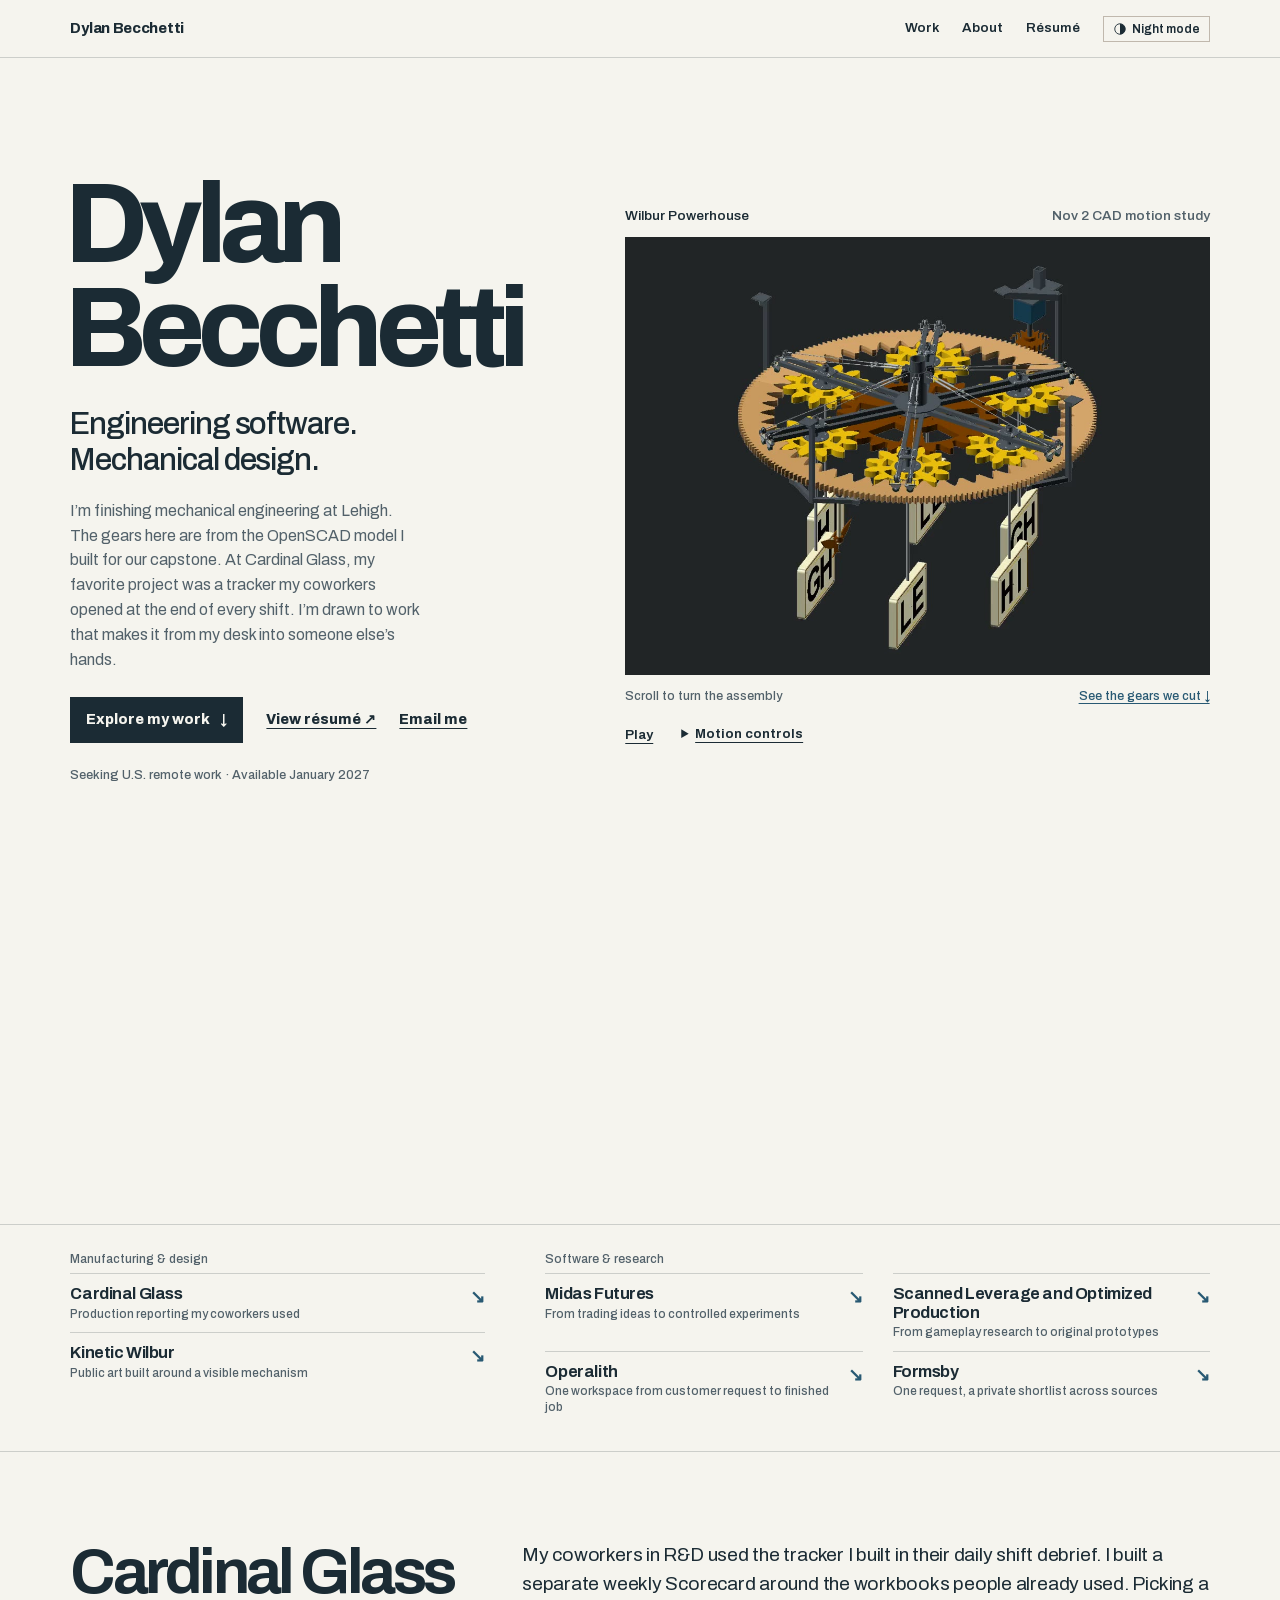
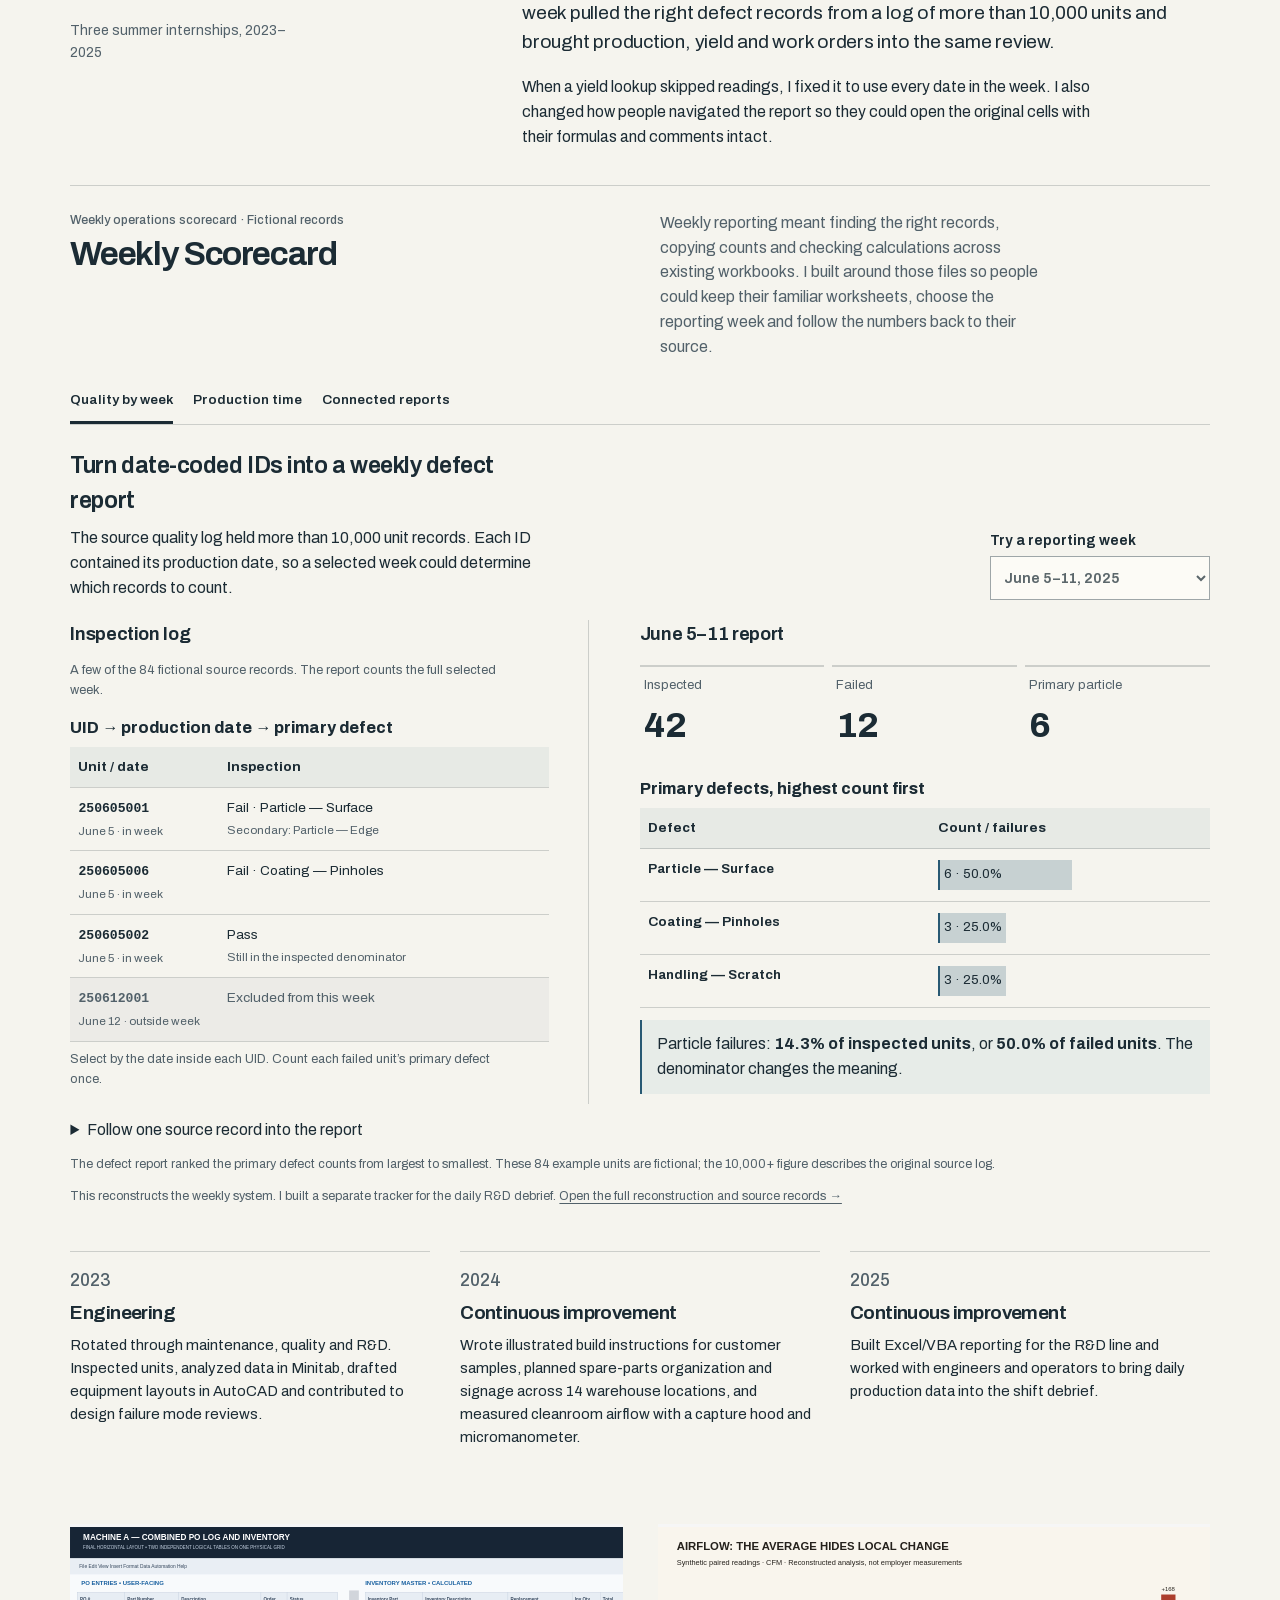
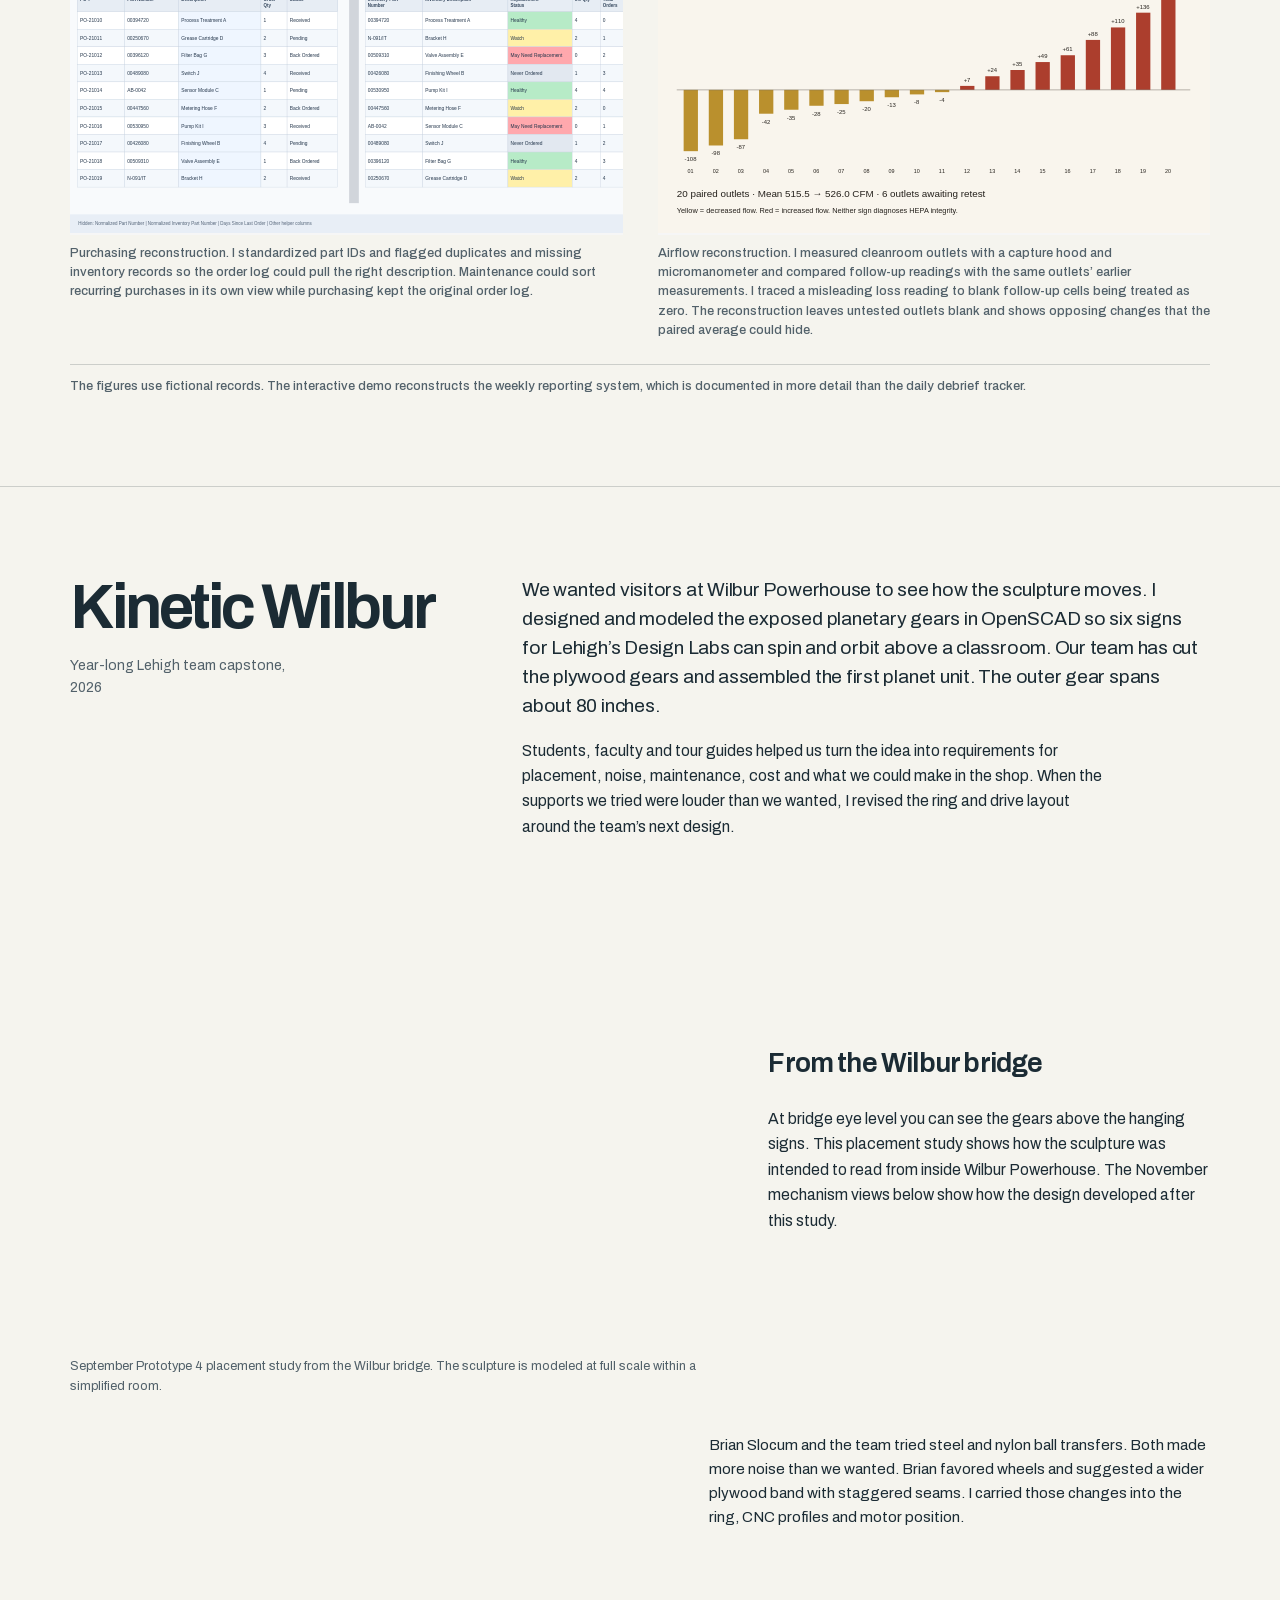
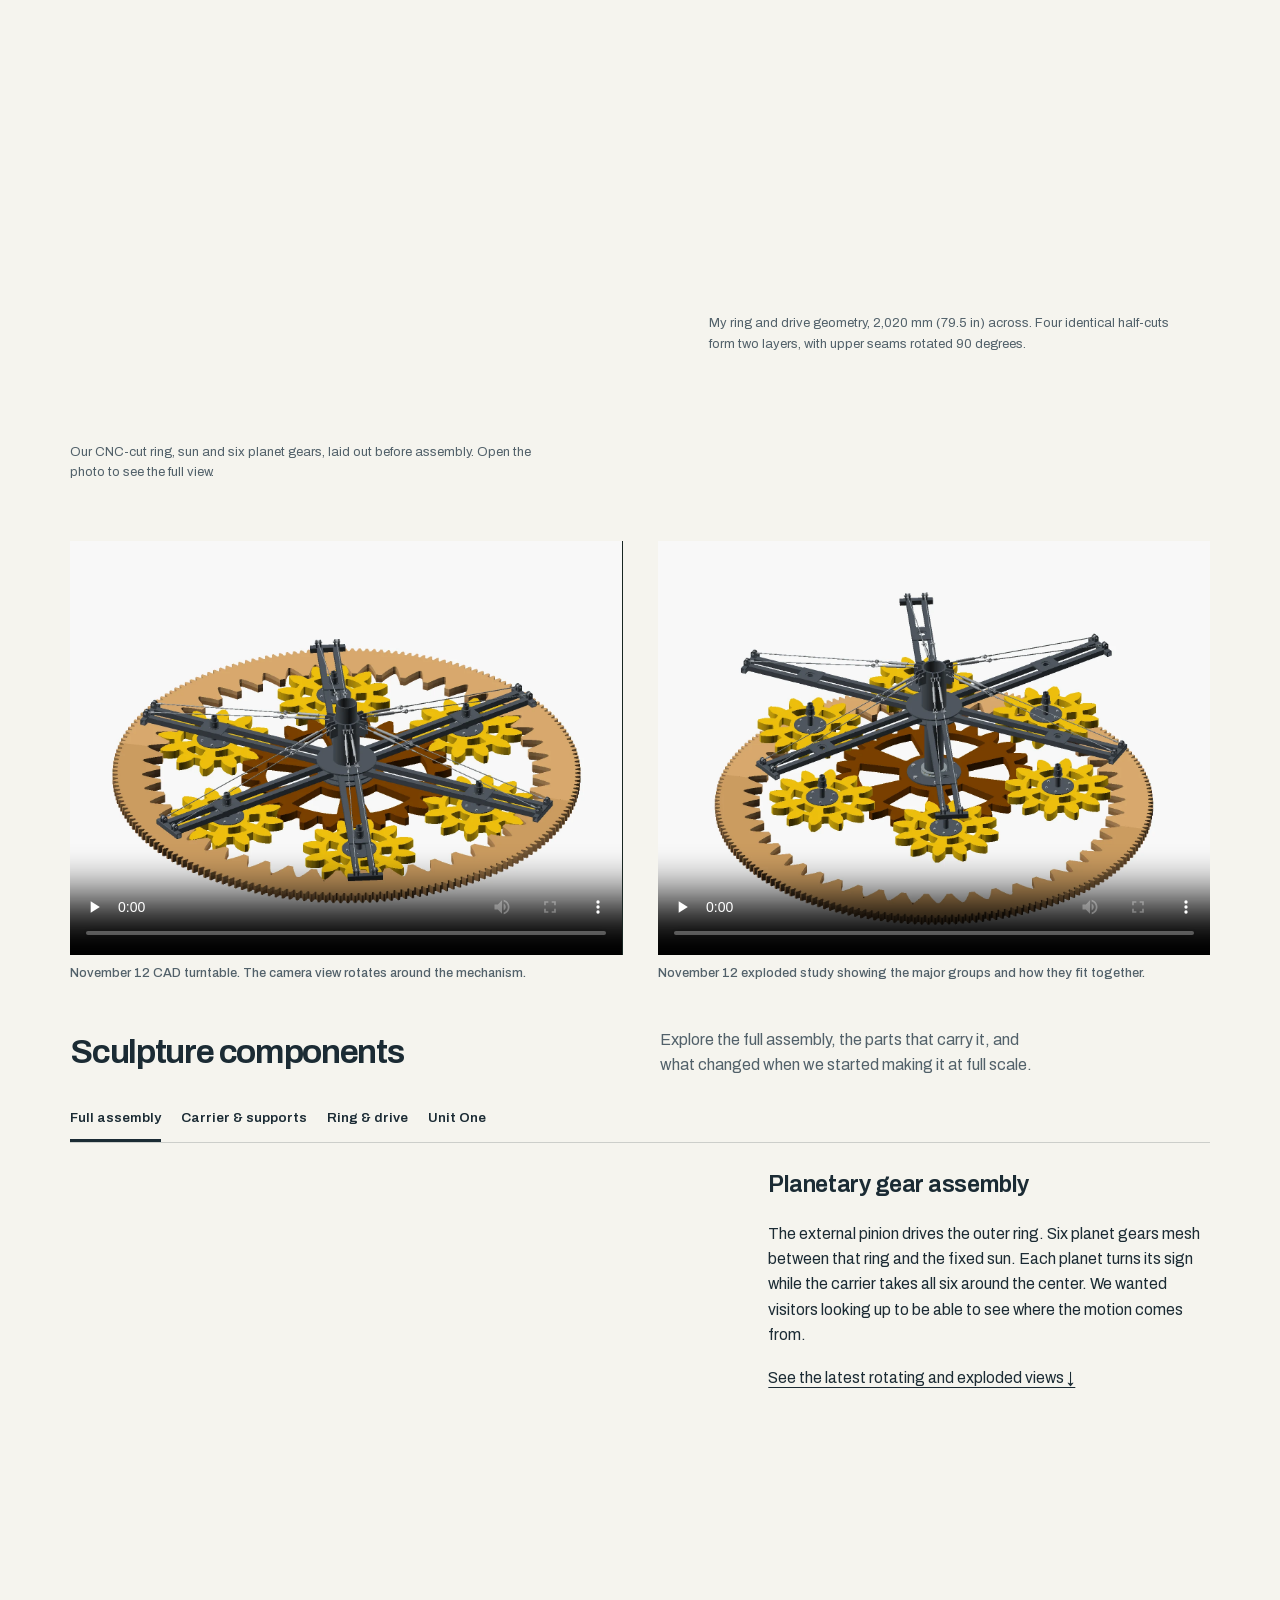
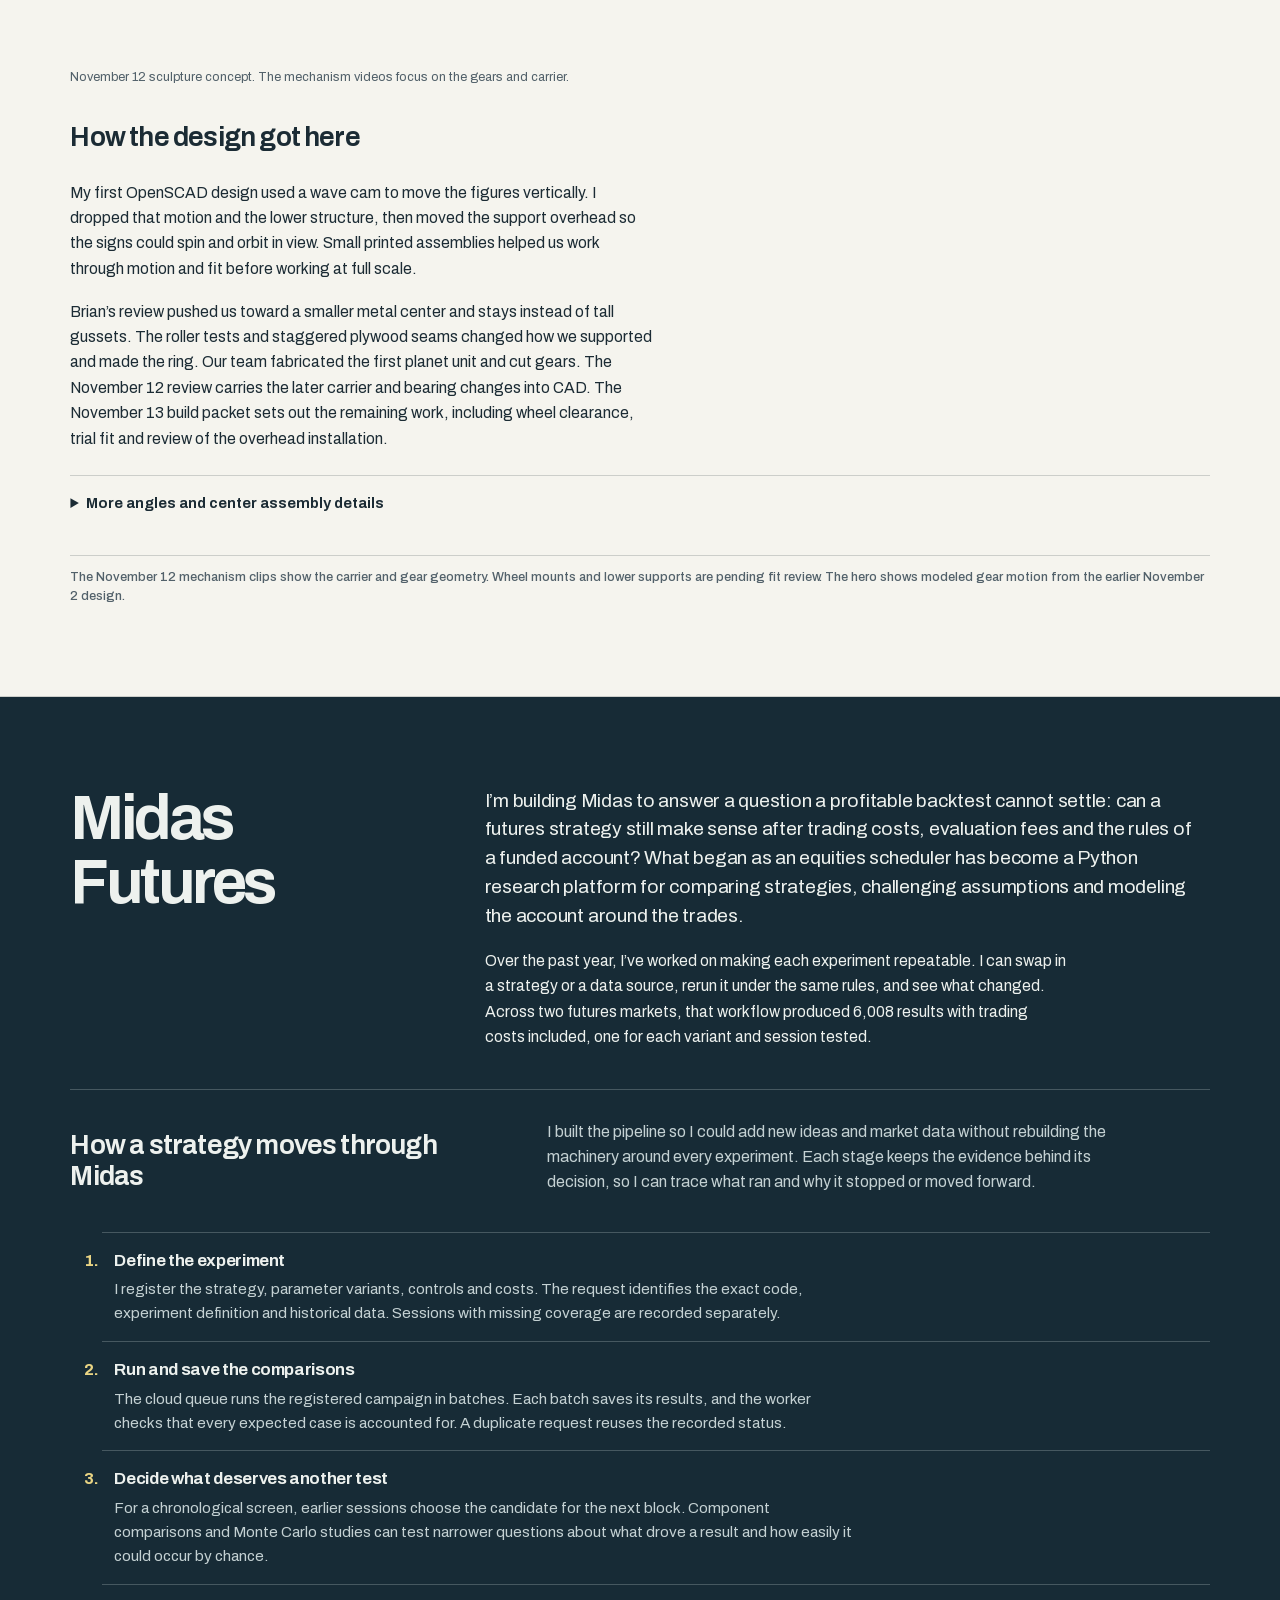
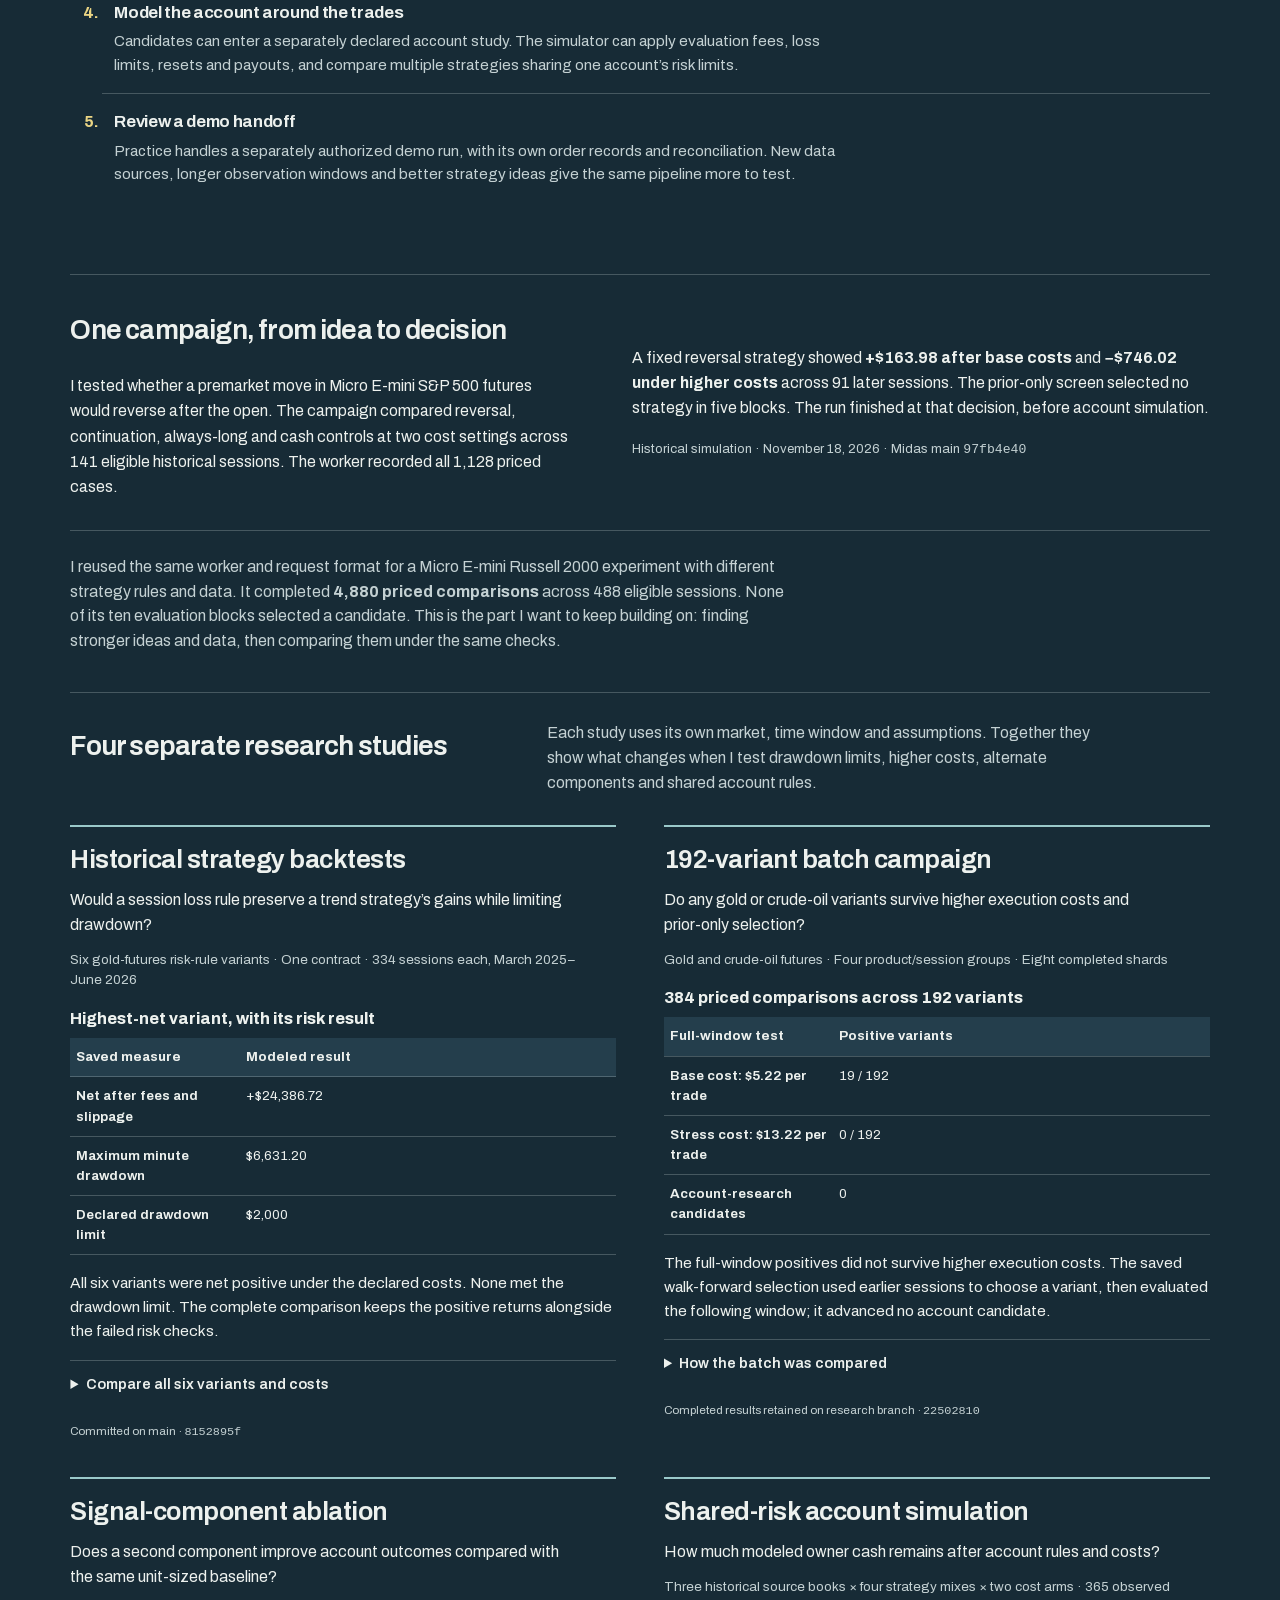
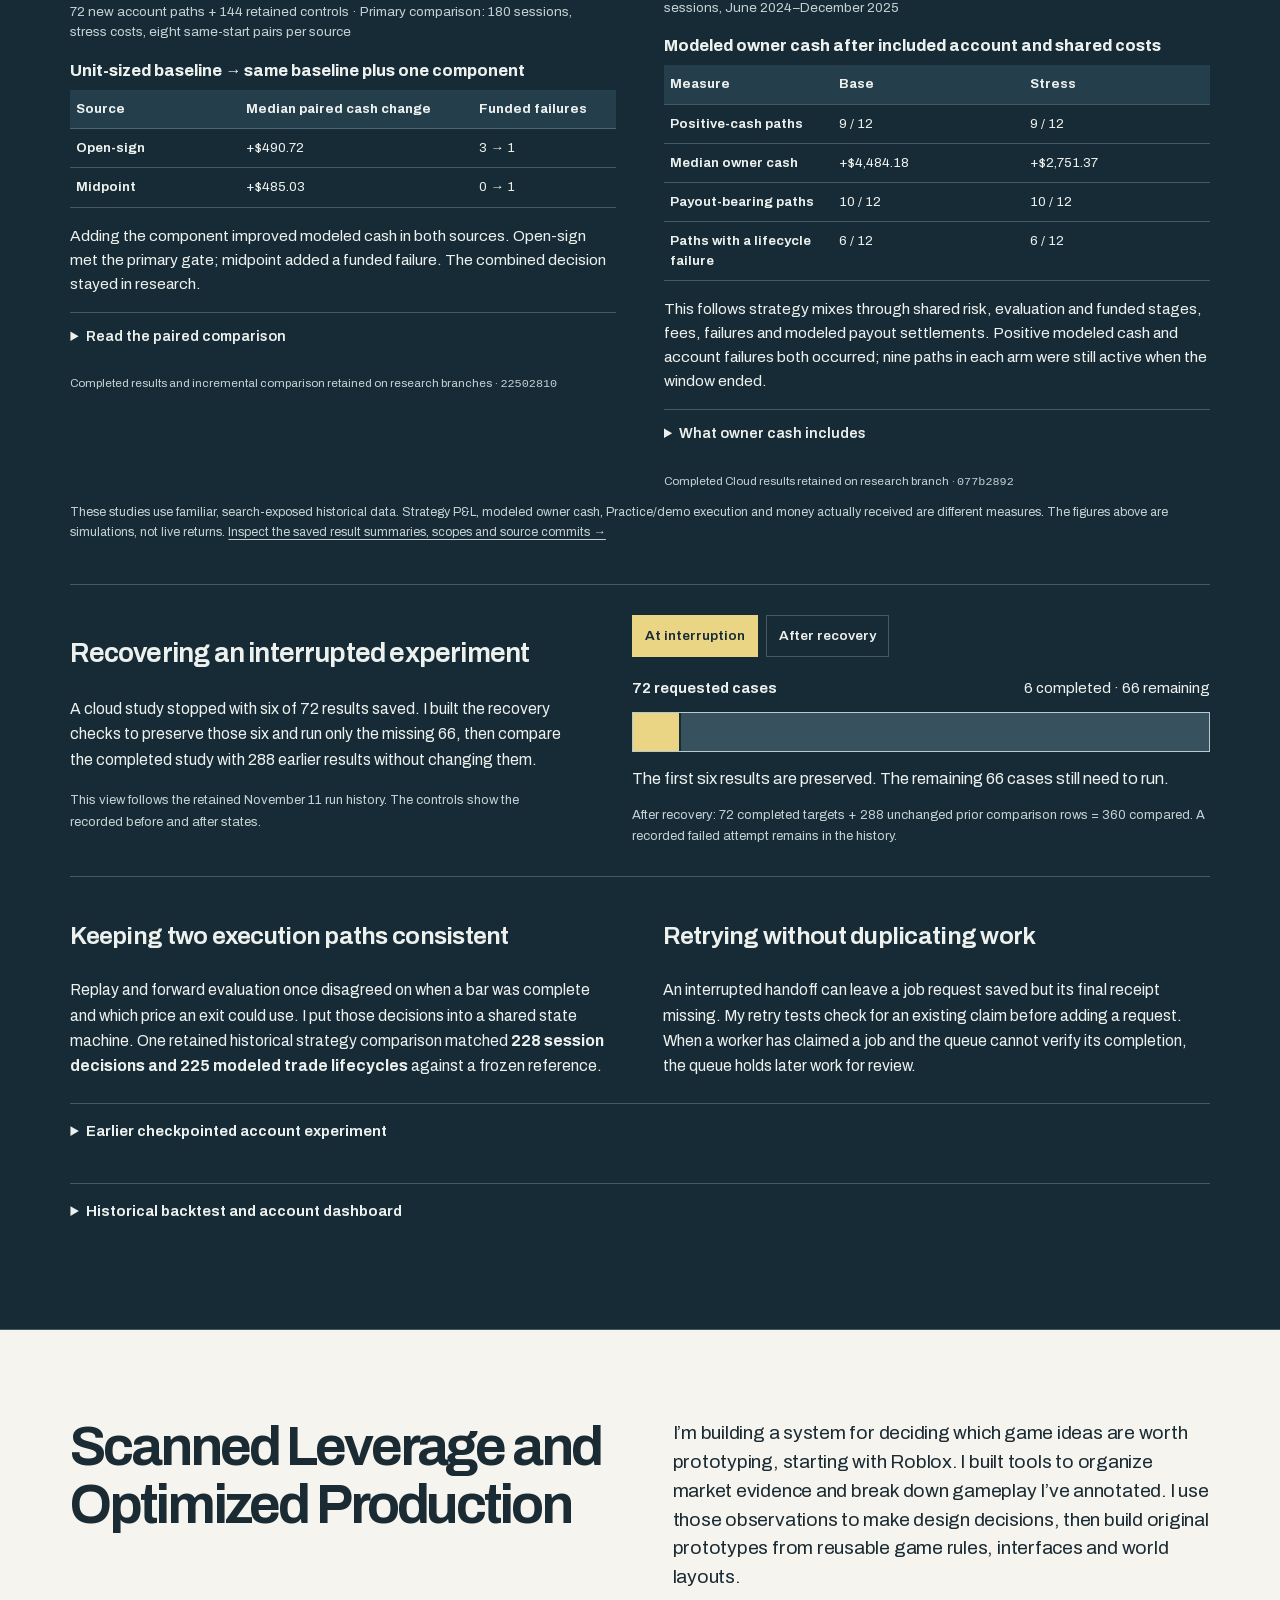
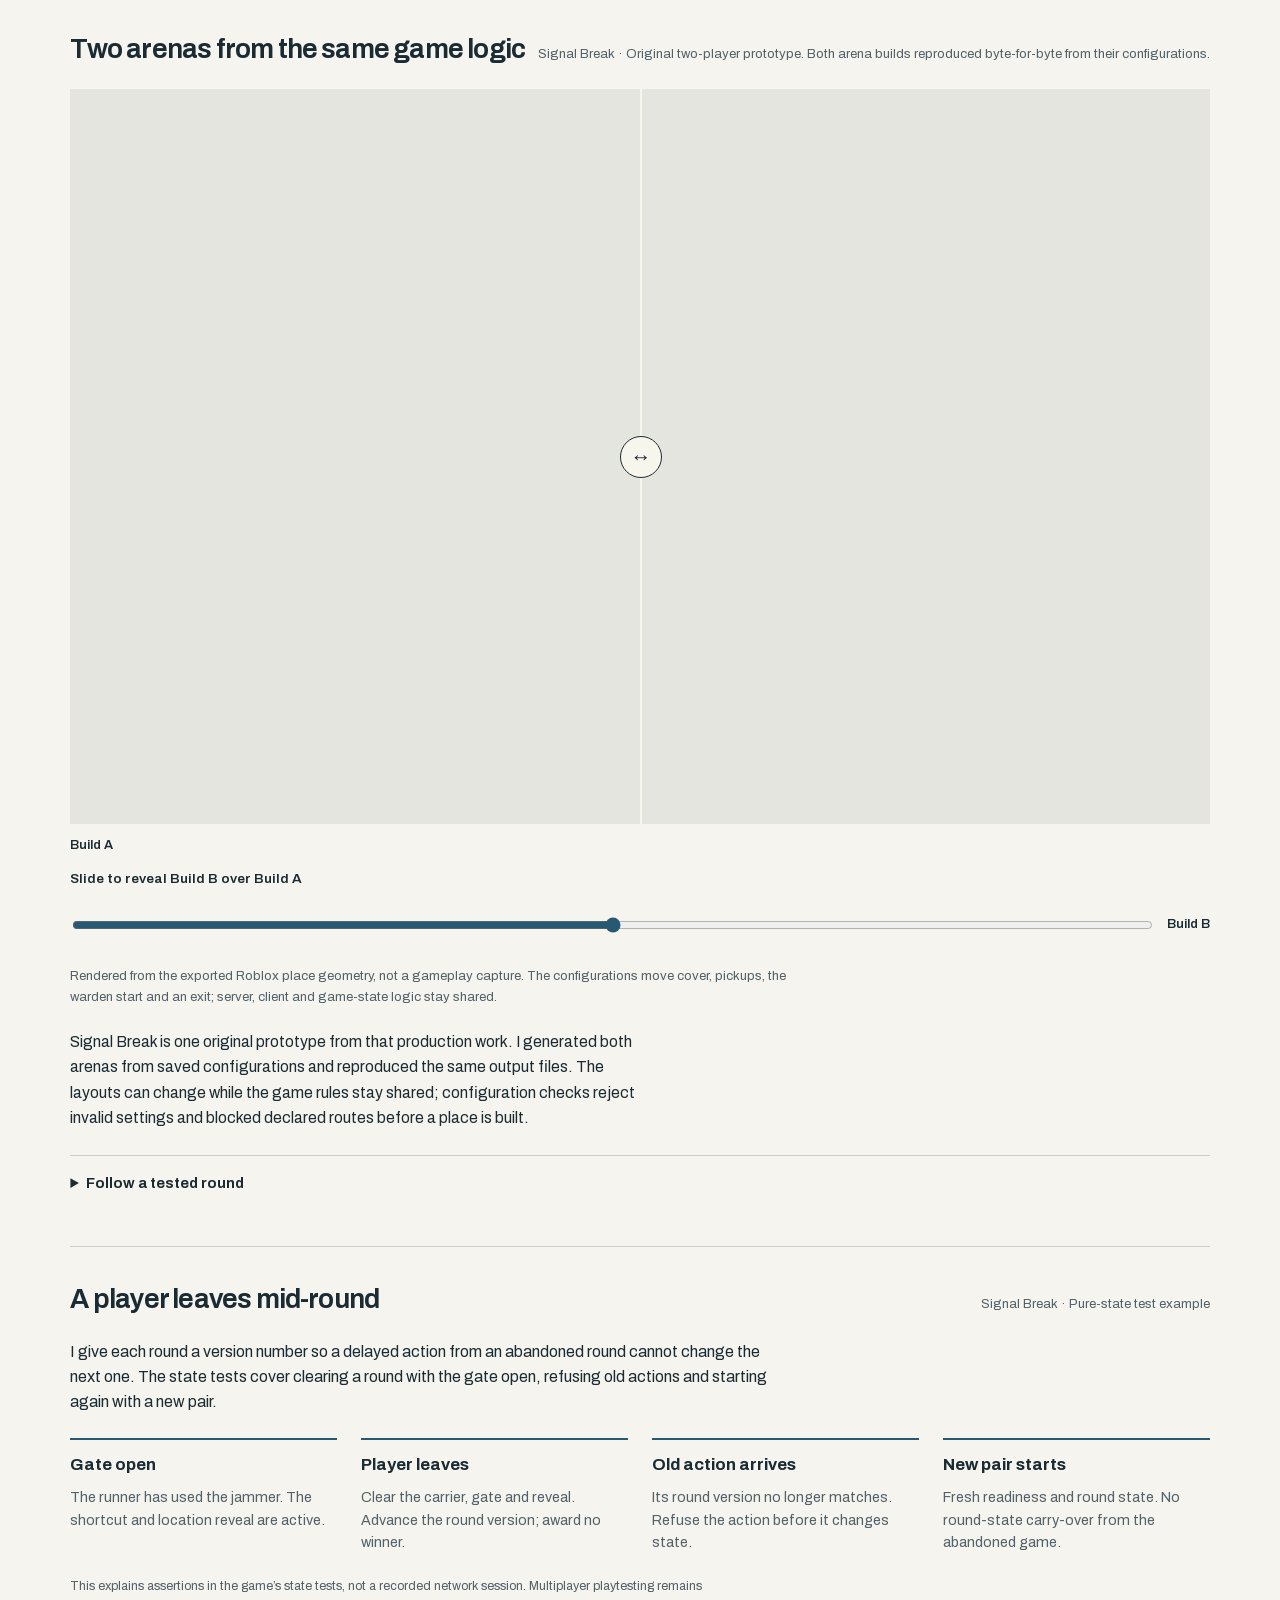
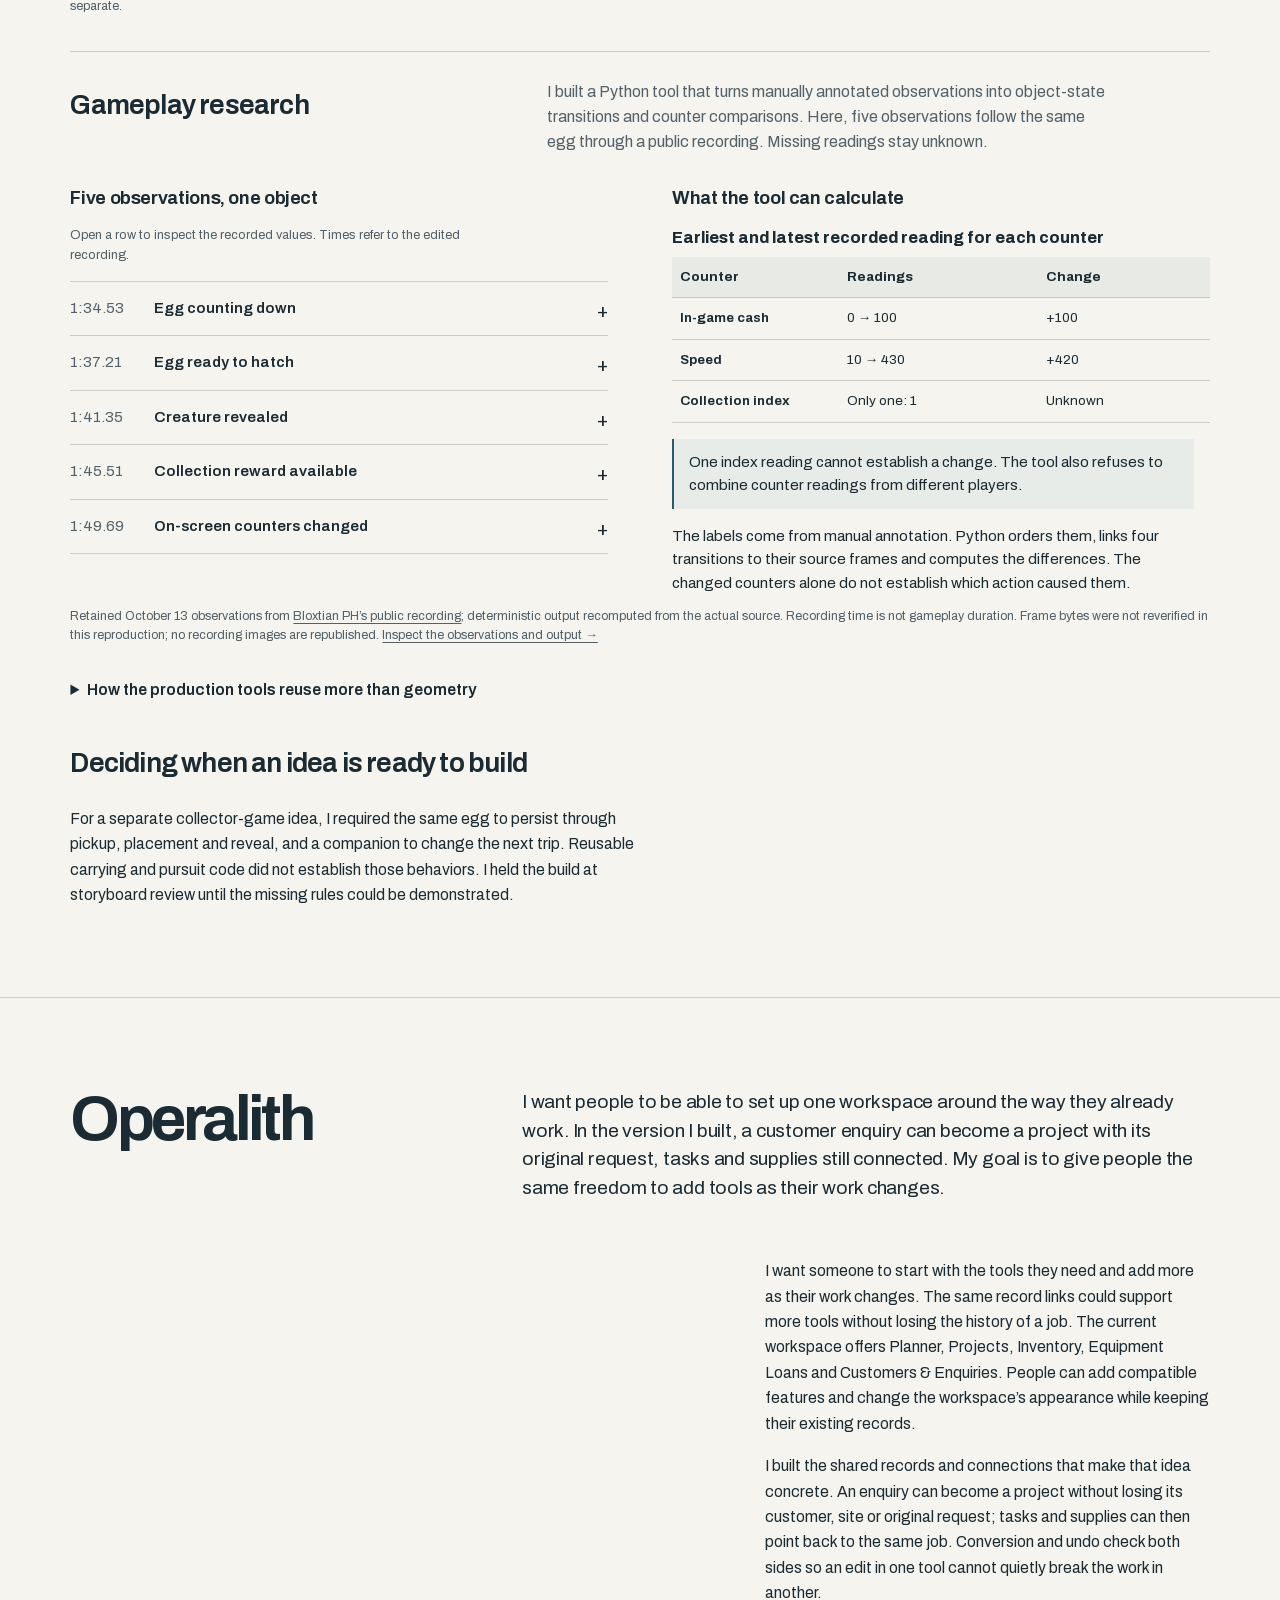
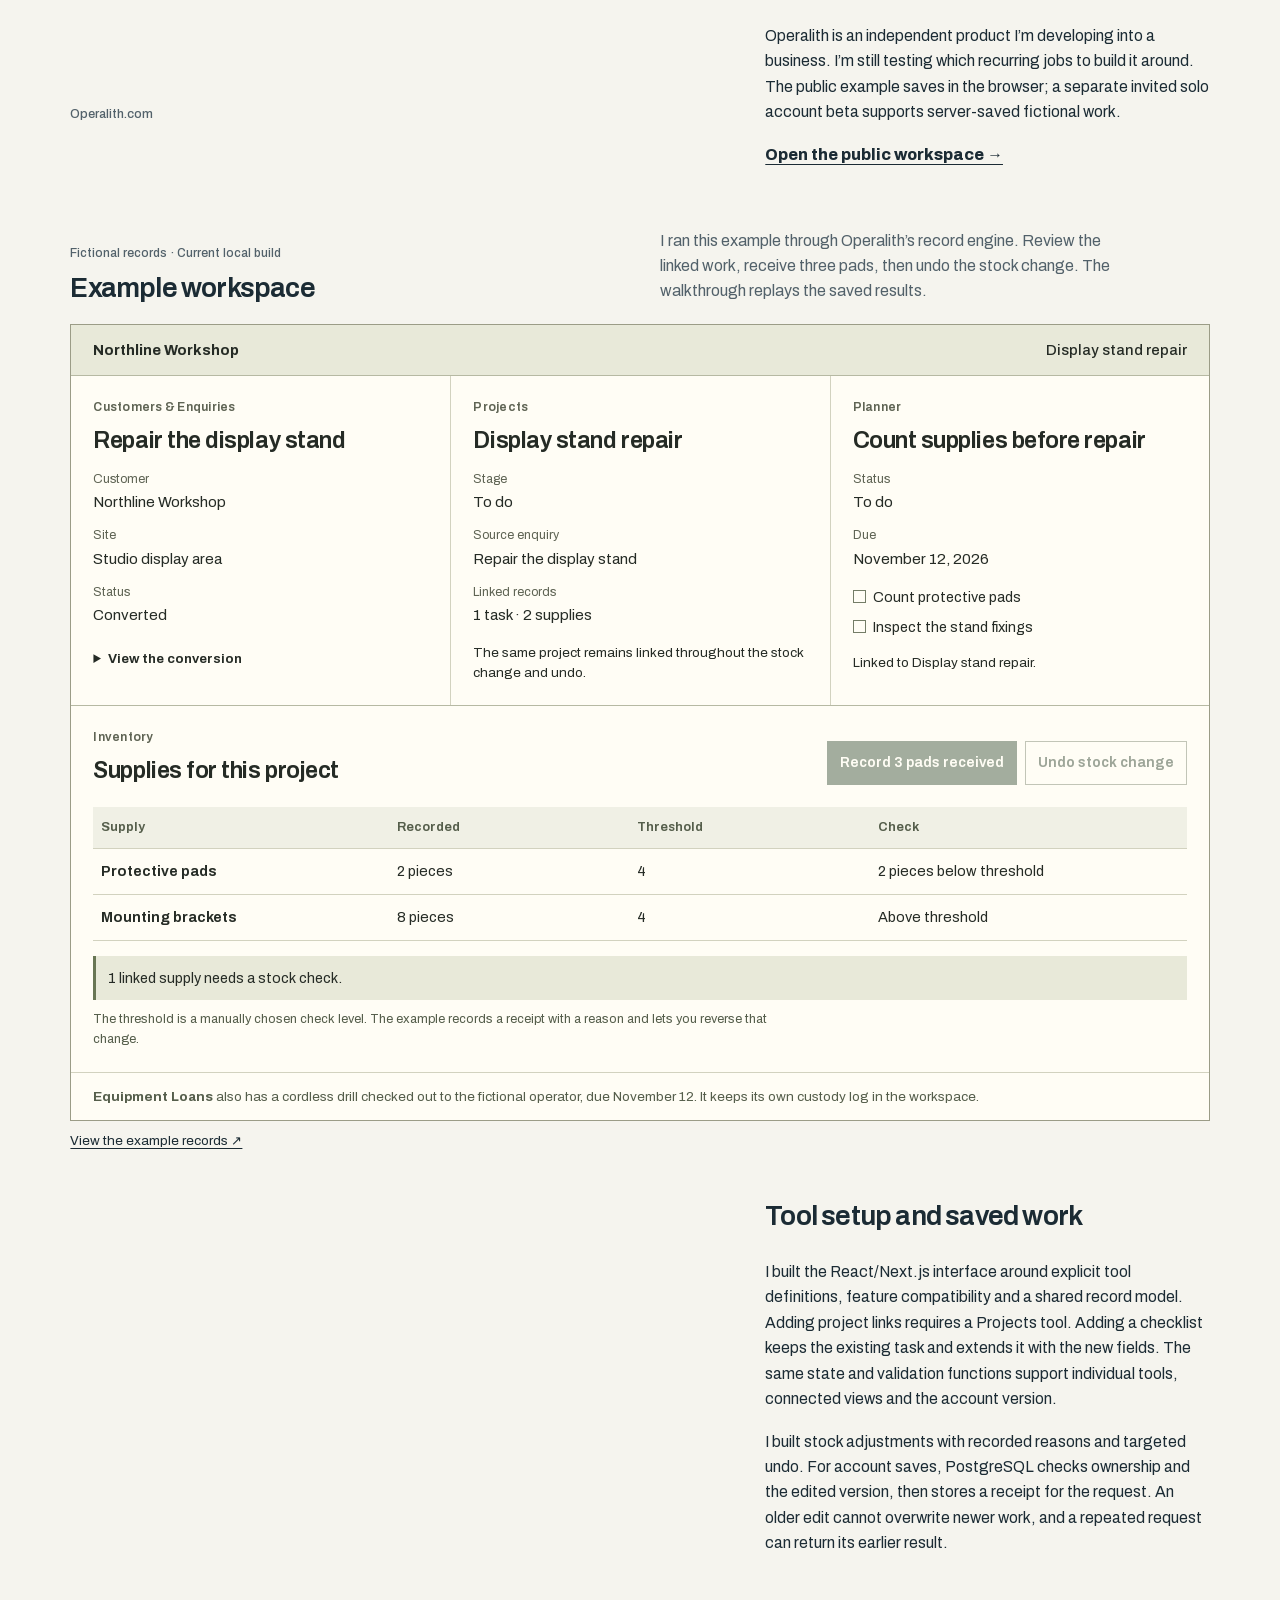
<file: capstone.html>
<!doctype html><html lang="en"><meta charset="utf-8"><meta name="viewport" content="width=device-width, initial-scale=1"><meta http-equiv="refresh" content="0;url=./#wilbur"><title>Dylan Becchetti</title><p><a href="./#wilbur">Continue to Dylan’s portfolio</a></p></html>
</file>
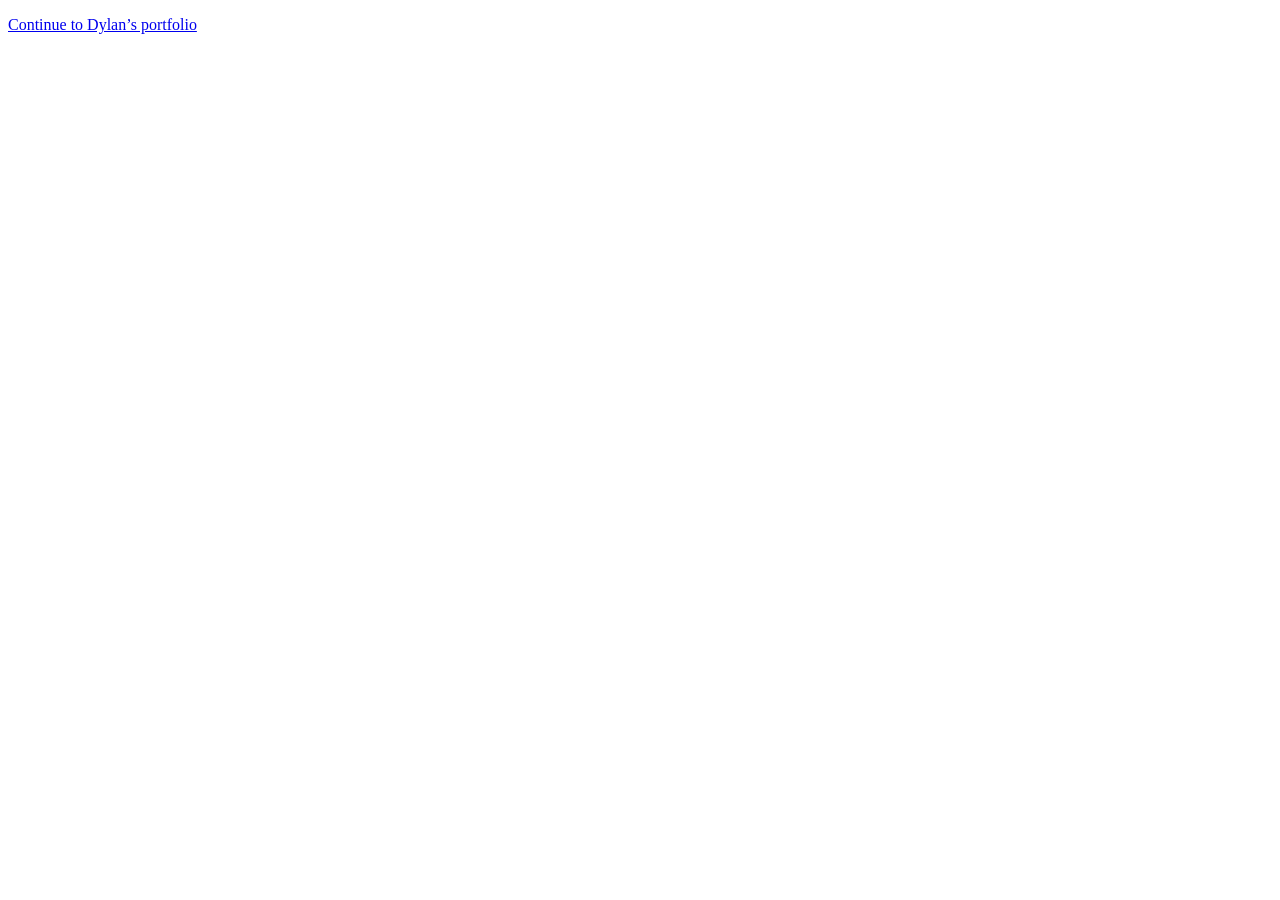
<file: resume.html>
<!doctype html><html lang="en"><meta charset="utf-8"><meta name="viewport" content="width=device-width, initial-scale=1"><meta http-equiv="refresh" content="0;url=resume.pdf"><title>Dylan Becchetti</title><p><a href="resume.pdf">Continue to Dylan’s portfolio</a></p></html>
</file>
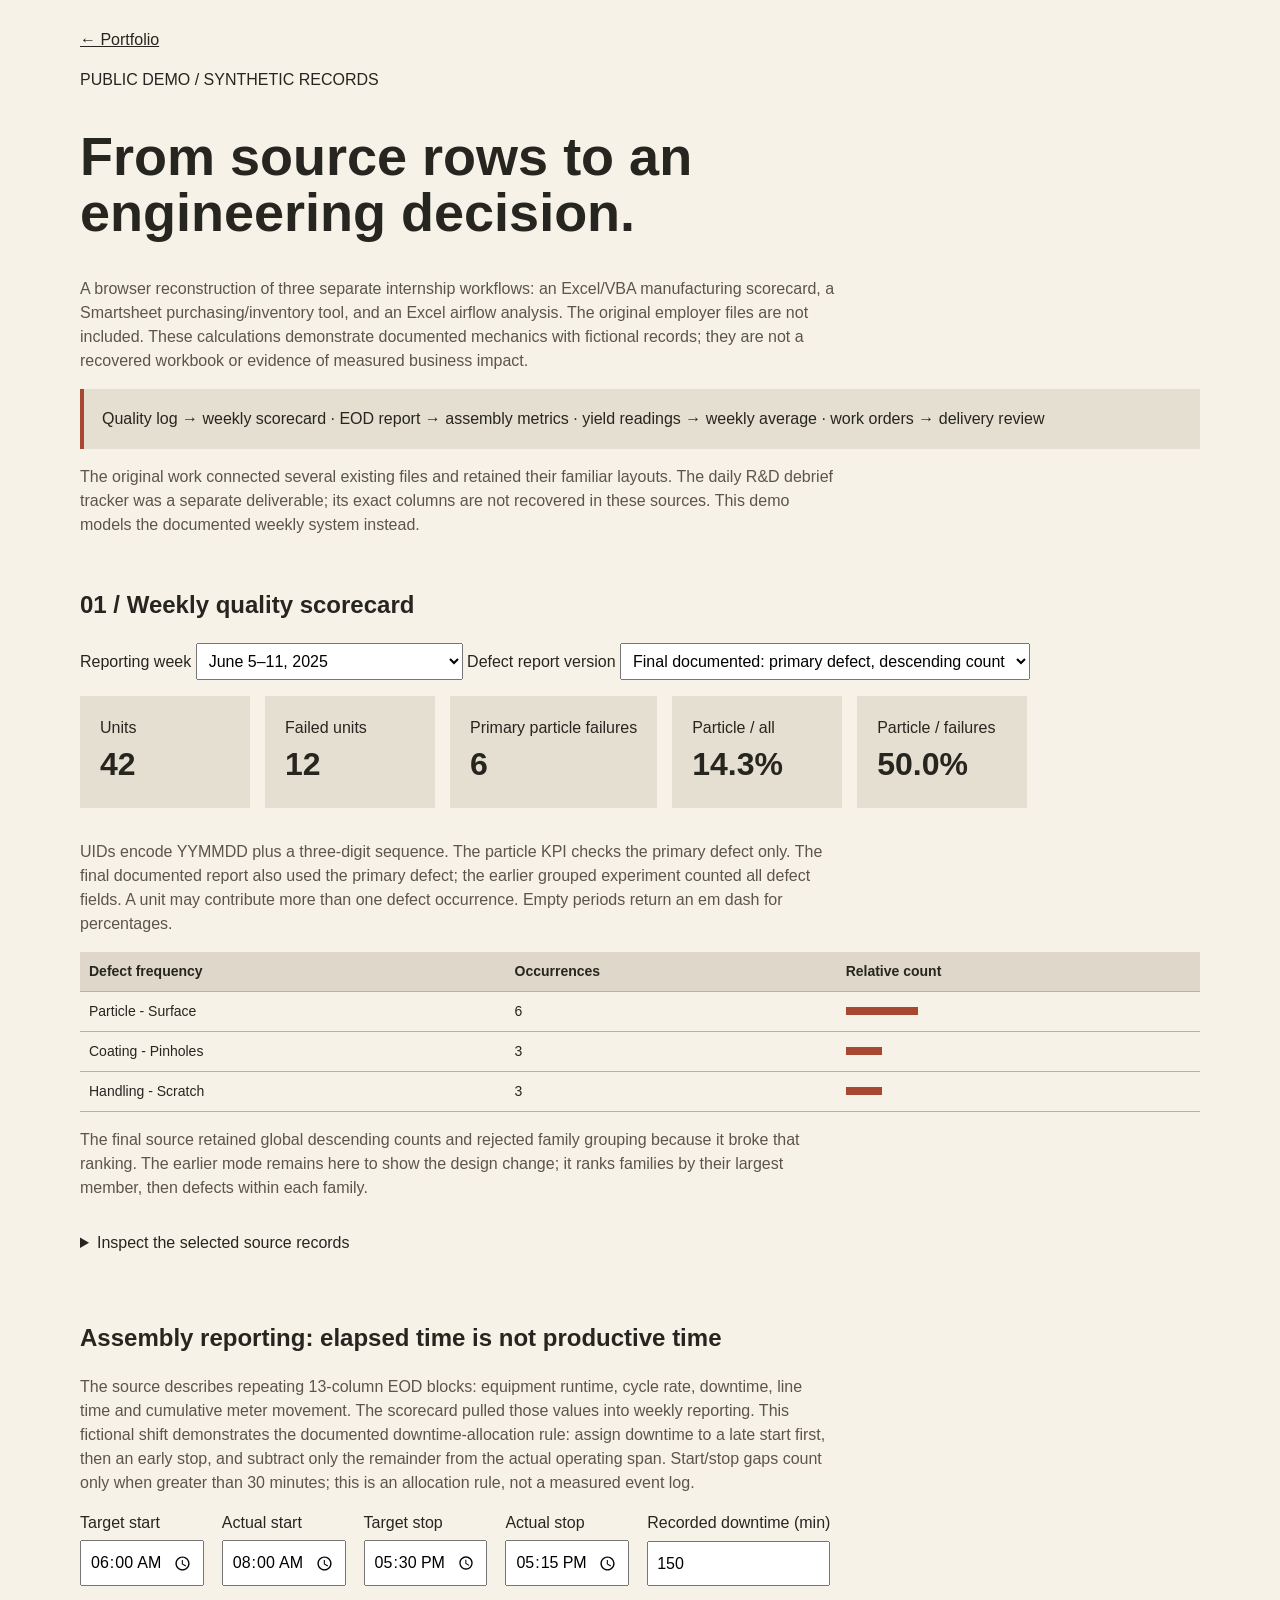
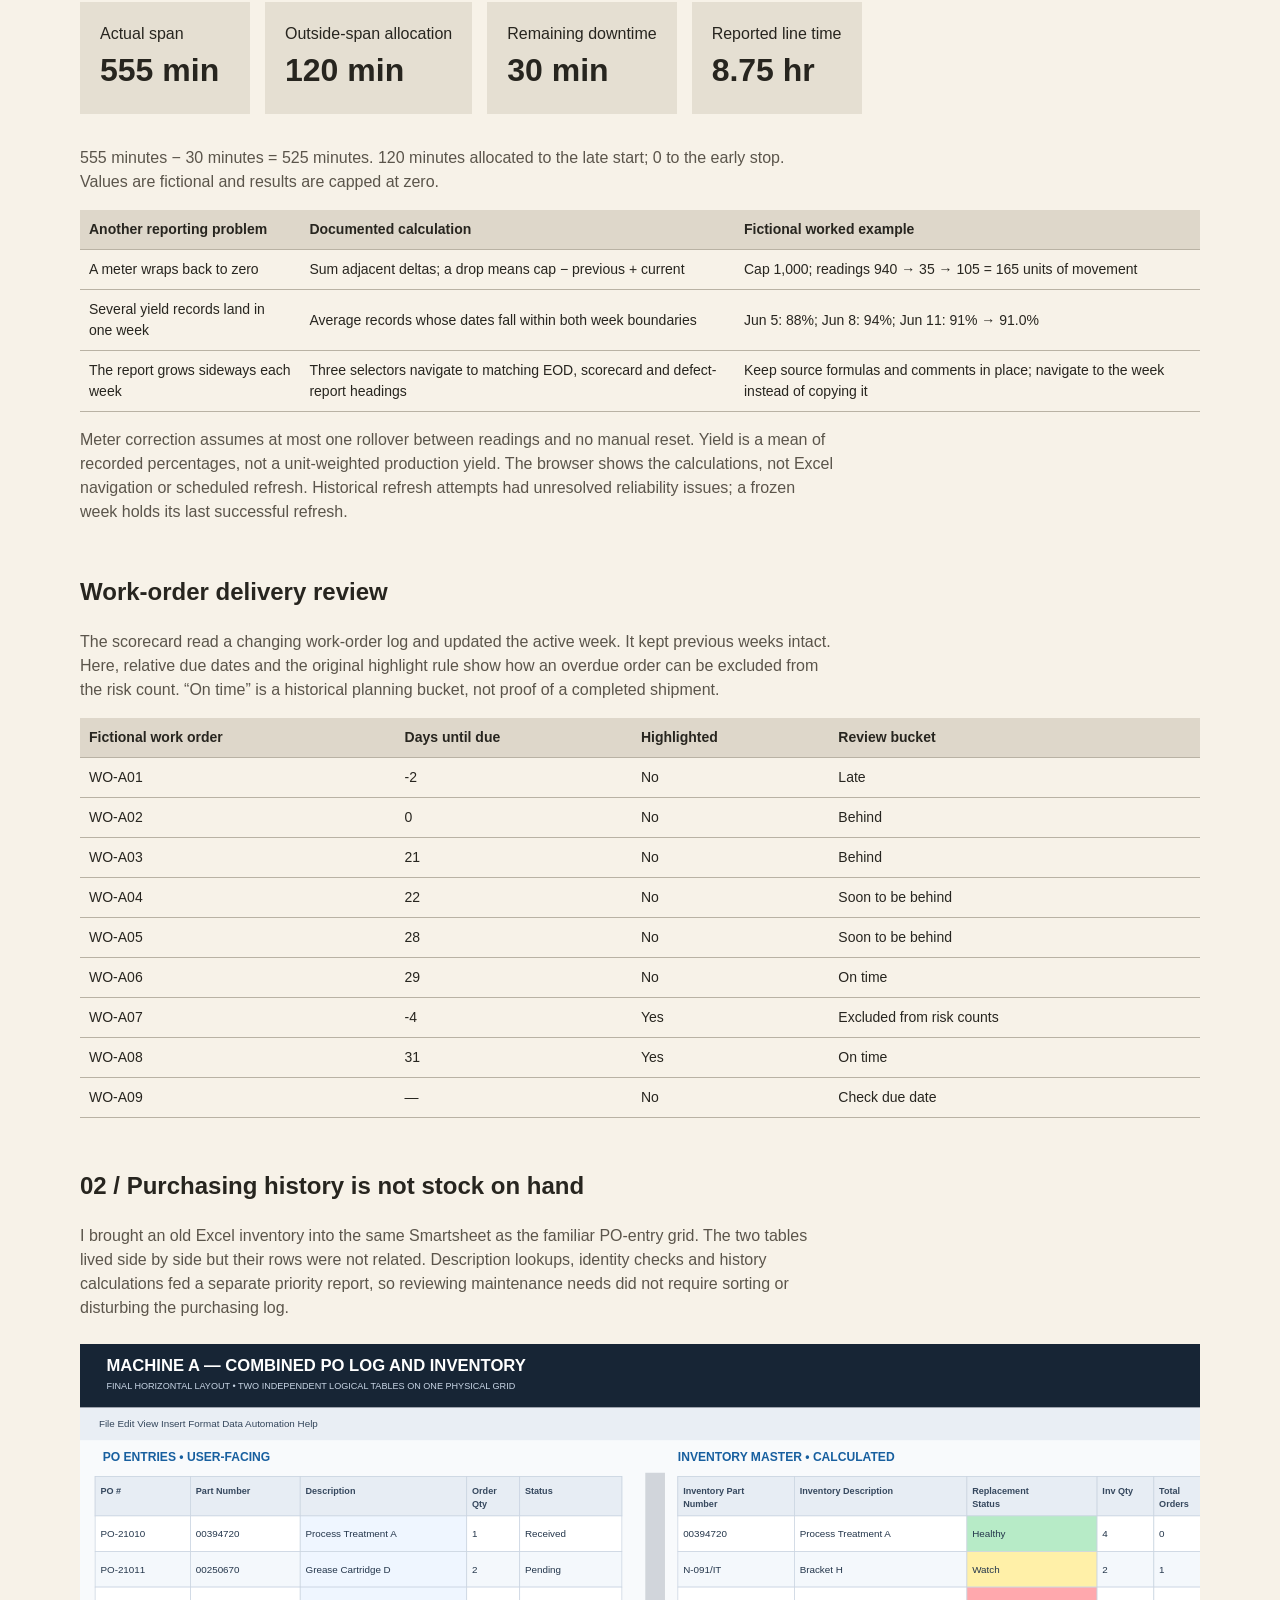
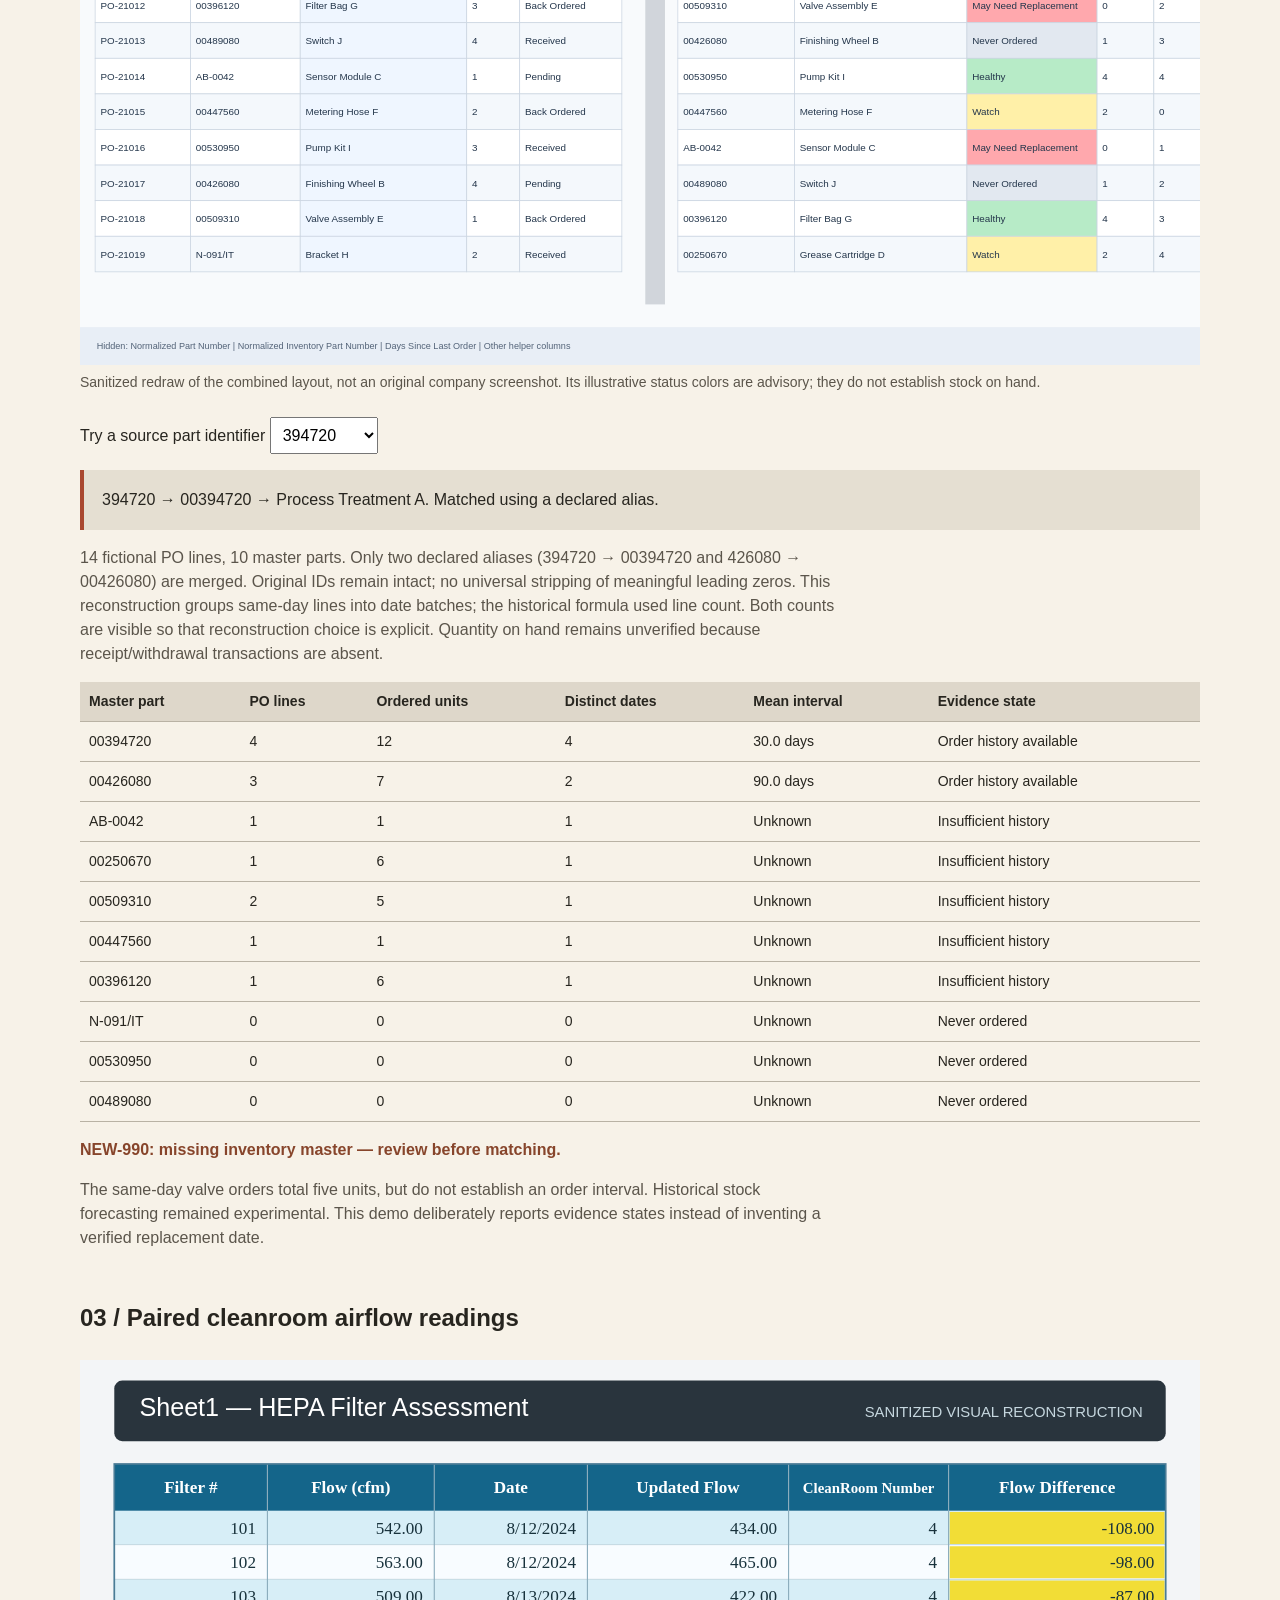
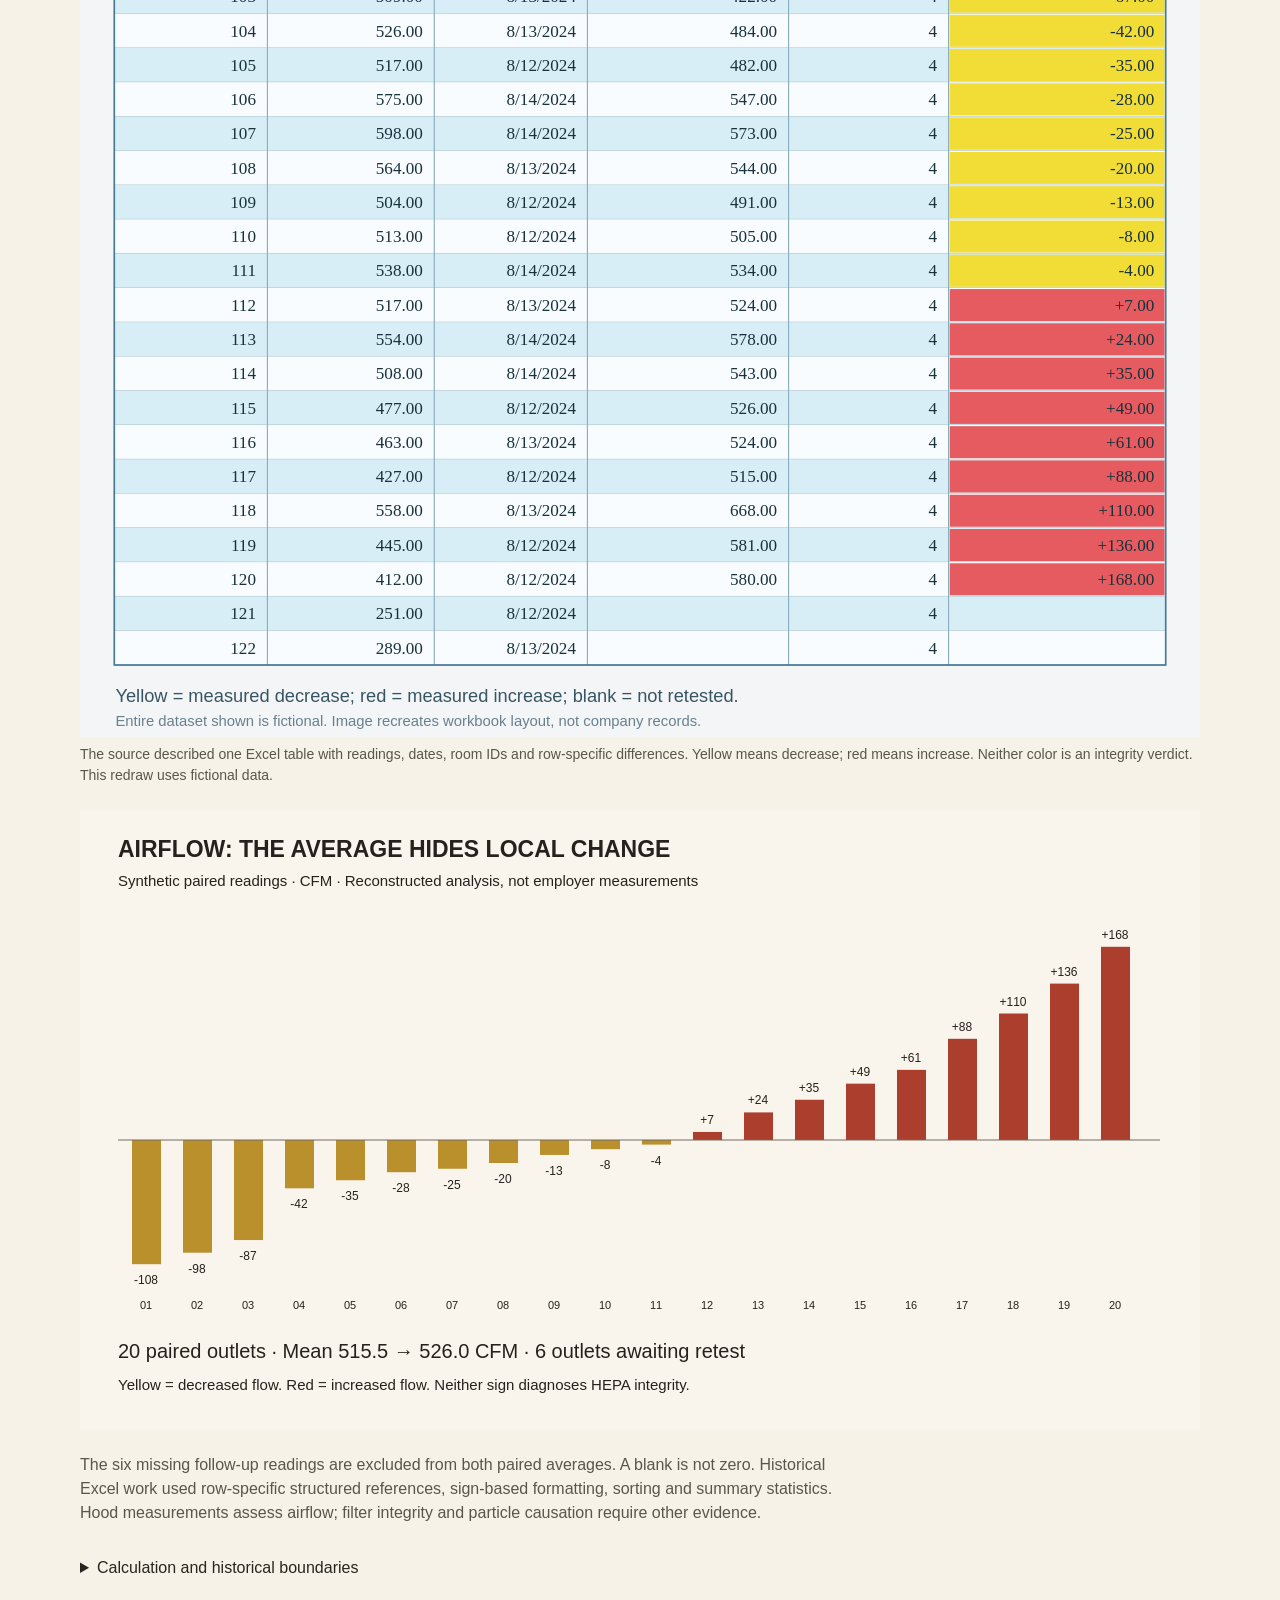
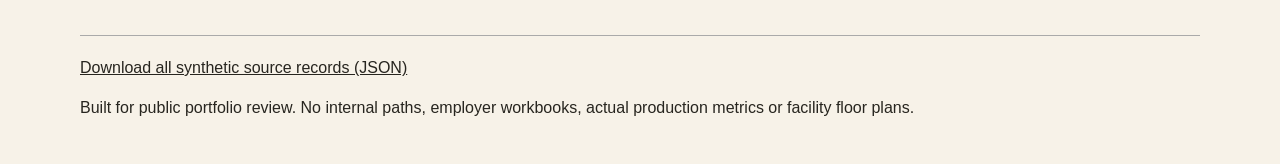
<file: assets/cardinal-demo.html>
<!doctype html><html lang="en"><meta charset="utf-8"><meta name="viewport" content="width=device-width,initial-scale=1"><title>Manufacturing reporting reconstruction — Dylan Becchetti</title><style>body{margin:0;background:#f7f2e8;color:#27251f;font:16px/1.5 Arial,sans-serif}main{max-width:1120px;margin:auto;padding:28px}h1{font-size:clamp(30px,5vw,54px);line-height:1.04;max-width:800px}h2{margin-top:50px}a{color:inherit}table{border-collapse:collapse;width:100%;font-size:14px}th,td{padding:9px;text-align:left;border-bottom:1px solid #b9b2a4}th{background:#ded7ca}.scroll{overflow:auto}select,input{font:inherit;padding:8px;max-width:100%}.controls{display:flex;gap:18px;flex-wrap:wrap}.controls label{display:grid;gap:5px}figure{margin:24px 0}figcaption{font-size:14px;color:#5b554b}.flow{padding:18px;border-left:4px solid #a94830;background:#e5dfd2}.cards{display:flex;flex-wrap:wrap;gap:15px}.cards p{padding:20px;background:#e5dfd2;min-width:130px}.cards strong{display:block;font-size:32px}.note{max-width:85ch;color:#5b554b}img{width:100%}.bar{height:8px;background:#a94830;display:block}.state{font-weight:bold;color:#87452b}summary{cursor:pointer;padding:15px 0}code{overflow-wrap:anywhere}footer{margin-top:40px;padding-top:20px;border-top:1px solid #aaa}</style><main><a href="../index.html#experience">← Portfolio</a><p>PUBLIC DEMO / SYNTHETIC RECORDS</p><h1>From source rows to an engineering decision.</h1><p class="note">A browser reconstruction of three separate internship workflows: an Excel/VBA manufacturing scorecard, a Smartsheet purchasing/inventory tool, and an Excel airflow analysis. The original employer files are not included. These calculations demonstrate documented mechanics with fictional records; they are not a recovered workbook or evidence of measured business impact.</p><p class="flow">Quality log → weekly scorecard · EOD report → assembly metrics · yield readings → weekly average · work orders → delivery review</p><p class="note">The original work connected several existing files and retained their familiar layouts. The daily R&amp;D debrief tracker was a separate deliverable; its exact columns are not recovered in these sources. This demo models the documented weekly system instead.</p><h2>01 / Weekly quality scorecard</h2><label for="week">Reporting week </label><select id="week"><option value="0">June 5–11, 2025</option><option value="1">June 12–18, 2025</option><option value="2">June 19–25, 2025 — no records</option></select><label for="defect-mode"> Defect report version </label><select id="defect-mode"><option value="primary">Final documented: primary defect, descending count</option><option value="grouped">Earlier experiment: all three fields, family grouping</option></select><div id="metrics" class="cards" aria-live="polite"></div><p class="note">UIDs encode YYMMDD plus a three-digit sequence. The particle KPI checks the primary defect only. The final documented report also used the primary defect; the earlier grouped experiment counted all defect fields. A unit may contribute more than one defect occurrence. Empty periods return an em dash for percentages.</p><div class="scroll"><table><thead><tr><th>Defect frequency</th><th>Occurrences</th><th>Relative count</th></tr></thead><tbody id="defects"></tbody></table></div><p class="note">The final source retained global descending counts and rejected family grouping because it broke that ranking. The earlier mode remains here to show the design change; it ranks families by their largest member, then defects within each family.</p><details><summary>Inspect the selected source records</summary><div class="scroll"><table><thead><tr><th>UID</th><th>Result</th><th>Defects</th></tr></thead><tbody id="units"></tbody></table></div></details><h2>Assembly reporting: elapsed time is not productive time</h2><p class="note">The source describes repeating 13-column EOD blocks: equipment runtime, cycle rate, downtime, line time and cumulative meter movement. The scorecard pulled those values into weekly reporting. This fictional shift demonstrates the documented downtime-allocation rule: assign downtime to a late start first, then an early stop, and subtract only the remainder from the actual operating span. Start/stop gaps count only when greater than 30 minutes; this is an allocation rule, not a measured event log.</p><div class="controls"><label>Target start<input id="target-start" type="time" value="06:00"></label><label>Actual start<input id="actual-start" type="time" value="08:00"></label><label>Target stop<input id="target-stop" type="time" value="17:30"></label><label>Actual stop<input id="actual-stop" type="time" value="17:15"></label><label>Recorded downtime (min)<input id="downtime" type="number" min="0" max="1440" value="150"></label></div><div id="assembly-metrics" class="cards" aria-live="polite"></div><p class="note" id="assembly-rule"></p><div class="scroll"><table><thead><tr><th>Another reporting problem</th><th>Documented calculation</th><th>Fictional worked example</th></tr></thead><tbody><tr><td>A meter wraps back to zero</td><td>Sum adjacent deltas; a drop means cap − previous + current</td><td>Cap 1,000; readings 940 → 35 → 105 = 165 units of movement</td></tr><tr><td>Several yield records land in one week</td><td>Average records whose dates fall within both week boundaries</td><td>Jun 5: 88%; Jun 8: 94%; Jun 11: 91% → 91.0%</td></tr><tr><td>The report grows sideways each week</td><td>Three selectors navigate to matching EOD, scorecard and defect-report headings</td><td>Keep source formulas and comments in place; navigate to the week instead of copying it</td></tr></tbody></table></div><p class="note">Meter correction assumes at most one rollover between readings and no manual reset. Yield is a mean of recorded percentages, not a unit-weighted production yield. The browser shows the calculations, not Excel navigation or scheduled refresh. Historical refresh attempts had unresolved reliability issues; a frozen week holds its last successful refresh.</p><h2>Work-order delivery review</h2><p class="note">The scorecard read a changing work-order log and updated the active week. It kept previous weeks intact. Here, relative due dates and the original highlight rule show how an overdue order can be excluded from the risk count. “On time” is a historical planning bucket, not proof of a completed shipment.</p><div class="scroll"><table><thead><tr><th scope="col">Fictional work order</th><th scope="col">Days until due</th><th scope="col">Highlighted</th><th scope="col">Review bucket</th></tr></thead><tbody id="delivery"></tbody></table></div><h2>02 / Purchasing history is not stock on hand</h2><p class="note">I brought an old Excel inventory into the same Smartsheet as the familiar PO-entry grid. The two tables lived side by side but their rows were not related. Description lookups, identity checks and history calculations fed a separate priority report, so reviewing maintenance needs did not require sorting or disturbing the purchasing log.</p><figure><img src="cardinal-inventory-view.svg" alt="Synthetic reconstruction showing purchase-order entry on the left and a separate inventory master with calculated columns on the right"><figcaption>Sanitized redraw of the combined layout, not an original company screenshot. Its illustrative status colors are advisory; they do not establish stock on hand.</figcaption></figure><label for="part-lookup">Try a source part identifier </label><select id="part-lookup"><option>394720</option><option>426080</option><option>AB-0042</option><option>NEW-990</option></select><p id="lookup-result" class="flow" aria-live="polite"></p><p class="note">14 fictional PO lines, 10 master parts. Only two declared aliases (394720 → 00394720 and 426080 → 00426080) are merged. Original IDs remain intact; no universal stripping of meaningful leading zeros. This reconstruction groups same-day lines into date batches; the historical formula used line count. Both counts are visible so that reconstruction choice is explicit. Quantity on hand remains unverified because receipt/withdrawal transactions are absent.</p><div class="scroll"><table><thead><tr><th>Master part</th><th>PO lines</th><th>Ordered units</th><th>Distinct dates</th><th>Mean interval</th><th>Evidence state</th></tr></thead><tbody id="parts"></tbody></table></div><p class="state">NEW-990: missing inventory master — review before matching.</p><p class="note">The same-day valve orders total five units, but do not establish an order interval. Historical stock forecasting remained experimental. This demo deliberately reports evidence states instead of inventing a verified replacement date.</p><h2>03 / Paired cleanroom airflow readings</h2><figure><img src="cardinal-airflow-register.svg" alt="Sanitized Excel register with blue banded rows, yellow measured decreases, red measured increases, and blank untested follow-ups"><figcaption>The source described one Excel table with readings, dates, room IDs and row-specific differences. Yellow means decrease; red means increase. Neither color is an integrity verdict. This redraw uses fictional data.</figcaption></figure><img src="cardinal-airflow.svg" alt="Twenty synthetic outlet airflow changes range from minus 108 to plus 168 CFM, although mean airflow changes only from 515.5 to 526 CFM."><p class="note">The six missing follow-up readings are excluded from both paired averages. A blank is not zero. Historical Excel work used row-specific structured references, sign-based formatting, sorting and summary statistics. Hood measurements assess airflow; filter integrity and particle causation require other evidence.</p><details><summary>Calculation and historical boundaries</summary><p>Blank-aware Excel equivalent: <code>=IF(OR([@[Updated Flow]]="",[@[Flow (cfm)]]=""),"",[@[Updated Flow]]-[@[Flow (cfm)]])</code></p><p>The original scorecard also included weekly delivery categories, end-of-day navigation and refresh automation. VBA depends on desktop Excel. Those desktop macros and weekly snapshot behavior are described here but are not implemented by this browser demo. The two defect-report versions are shown separately rather than silently combining contradictory historical rules. Original workbook boundaries and exact layouts cannot be fully recovered from the source conversations.</p></details><footer><a href="cardinal-demo-data.json" download>Download all synthetic source records (JSON)</a><p>Built for public portfolio review. No internal paths, employer workbooks, actual production metrics or facility floor plans.</p></footer></main><script>
const data={"provenance":"All records fictional; browser reconstruction of historical mechanics, not original employer software.","units":[{"uid":"250605001","result":"Fail","defects":["Particle - Surface","Particle - Edge"]},{"uid":"250605002","result":"Pass","defects":[]},{"uid":"250605003","result":"Pass","defects":[]},{"uid":"250605004","result":"Pass","defects":[]},{"uid":"250605005","result":"Pass","defects":[]},{"uid":"250605006","result":"Fail","defects":["Coating - Pinholes"]},{"uid":"250606001","result":"Pass","defects":[]},{"uid":"250606002","result":"Pass","defects":[]},{"uid":"250606003","result":"Pass","defects":[]},{"uid":"250606004","result":"Pass","defects":[]},{"uid":"250606005","result":"Fail","defects":["Handling - Scratch"]},{"uid":"250606006","result":"Fail","defects":["Particle - Surface"]},{"uid":"250607001","result":"Pass","defects":[]},{"uid":"250607002","result":"Pass","defects":[]},{"uid":"250607003","result":"Pass","defects":[]},{"uid":"250607004","result":"Fail","defects":["Particle - Surface"]},{"uid":"250607005","result":"Pass","defects":[]},{"uid":"250607006","result":"Pass","defects":[]},{"uid":"250608001","result":"Pass","defects":[]},{"uid":"250608002","result":"Pass","defects":[]},{"uid":"250608003","result":"Fail","defects":["Particle - Surface","Particle - Edge"]},{"uid":"250608004","result":"Pass","defects":[]},{"uid":"250608005","result":"Fail","defects":["Handling - Scratch"]},{"uid":"250608006","result":"Pass","defects":[]},{"uid":"250609001","result":"Pass","defects":[]},{"uid":"250609002","result":"Fail","defects":["Coating - Pinholes"]},{"uid":"250609003","result":"Pass","defects":[]},{"uid":"250609004","result":"Pass","defects":[]},{"uid":"250609005","result":"Pass","defects":[]},{"uid":"250609006","result":"Pass","defects":[]},{"uid":"250610001","result":"Fail","defects":["Handling - Scratch"]},{"uid":"250610002","result":"Pass","defects":[]},{"uid":"250610003","result":"Pass","defects":[]},{"uid":"250610004","result":"Fail","defects":["Coating - Pinholes"]},{"uid":"250610005","result":"Pass","defects":[]},{"uid":"250610006","result":"Fail","defects":["Particle - Surface"]},{"uid":"250611001","result":"Pass","defects":[]},{"uid":"250611002","result":"Pass","defects":[]},{"uid":"250611003","result":"Pass","defects":[]},{"uid":"250611004","result":"Pass","defects":[]},{"uid":"250611005","result":"Fail","defects":["Particle - Surface","Particle - Edge"]},{"uid":"250611006","result":"Pass","defects":[]},{"uid":"250612001","result":"Pass","defects":[]},{"uid":"250612002","result":"Pass","defects":[]},{"uid":"250612003","result":"Pass","defects":[]},{"uid":"250612004","result":"Pass","defects":[]},{"uid":"250612005","result":"Fail","defects":["Particle - Surface","Particle - Edge"]},{"uid":"250612006","result":"Pass","defects":[]},{"uid":"250613001","result":"Pass","defects":[]},{"uid":"250613002","result":"Pass","defects":[]},{"uid":"250613003","result":"Pass","defects":[]},{"uid":"250613004","result":"Fail","defects":["Coating - Pinholes"]},{"uid":"250613005","result":"Fail","defects":["Handling - Scratch"]},{"uid":"250613006","result":"Pass","defects":[]},{"uid":"250614001","result":"Pass","defects":[]},{"uid":"250614002","result":"Pass","defects":[]},{"uid":"250614003","result":"Fail","defects":["Handling - Scratch"]},{"uid":"250614004","result":"Pass","defects":[]},{"uid":"250614005","result":"Pass","defects":[]},{"uid":"250614006","result":"Pass","defects":[]},{"uid":"250615001","result":"Pass","defects":[]},{"uid":"250615002","result":"Fail","defects":["Particle - Surface"]},{"uid":"250615003","result":"Pass","defects":[]},{"uid":"250615004","result":"Fail","defects":["Coating - Pinholes"]},{"uid":"250615005","result":"Pass","defects":[]},{"uid":"250615006","result":"Pass","defects":[]},{"uid":"250616001","result":"Fail","defects":["Particle - Surface","Particle - Edge"]},{"uid":"250616002","result":"Pass","defects":[]},{"uid":"250616003","result":"Pass","defects":[]},{"uid":"250616004","result":"Pass","defects":[]},{"uid":"250616005","result":"Pass","defects":[]},{"uid":"250616006","result":"Fail","defects":["Coating - Pinholes"]},{"uid":"250617001","result":"Pass","defects":[]},{"uid":"250617002","result":"Pass","defects":[]},{"uid":"250617003","result":"Fail","defects":["Particle - Surface","Particle - Edge"]},{"uid":"250617004","result":"Pass","defects":[]},{"uid":"250617005","result":"Fail","defects":["Handling - Scratch"]},{"uid":"250617006","result":"Pass","defects":[]},{"uid":"250618001","result":"Pass","defects":[]},{"uid":"250618002","result":"Pass","defects":[]},{"uid":"250618003","result":"Pass","defects":[]},{"uid":"250618004","result":"Fail","defects":["Particle - Surface"]},{"uid":"250618005","result":"Pass","defects":[]},{"uid":"250618006","result":"Pass","defects":[]}],"po":[{"PO Line ID":"LINE-0001","PO #":"PO-21001","Part Number":"00394720","Description":"Process Treatment A","Date Created":"2024-01-10","Order Quantity":"2","Status":"Received","Shipping Method":"Pickup","ETA":"2024-01-15","Notes":"","Creator":"User A"},{"PO Line ID":"LINE-0002","PO #":"PO-21007","Part Number":"394720","Description":"Process Treatment A","Date Created":"2024-02-09","Order Quantity":"3","Status":"Received","Shipping Method":"Standard","ETA":"2024-02-16","Notes":"","Creator":"User B"},{"PO Line ID":"LINE-0003","PO #":"PO-21018","Part Number":"00394720","Description":"Process Treatment A","Date Created":"2024-03-10","Order Quantity":"4","Status":"Received","Shipping Method":"Pickup","ETA":"2024-03-15","Notes":"","Creator":"User A"},{"PO Line ID":"LINE-0004","PO #":"PO-21025","Part Number":"00394720","Description":"Process Treatment A","Date Created":"2024-04-09","Order Quantity":"3","Status":"Received","Shipping Method":"Standard","ETA":"2024-04-16","Notes":"","Creator":"User A"},{"PO Line ID":"LINE-0005","PO #":"PO-21031","Part Number":"00426080","Description":"Finishing Wheel B","Date Created":"2024-02-01","Order Quantity":"2","Status":"Received","Shipping Method":"Standard","ETA":"2024-02-13","Notes":"","Creator":"User B"},{"PO Line ID":"LINE-0006","PO #":"PO-21042","Part Number":"426080","Description":"Finishing Wheel B","Date Created":"2024-05-01","Order Quantity":"2","Status":"Received","Shipping Method":"Pickup","ETA":"2024-05-07","Notes":"","Creator":"User A"},{"PO Line ID":"LINE-0007","PO #":"PO-21043","Part Number":"426080","Description":"Finishing Wheel B","Date Created":"2024-05-01","Order Quantity":"3","Status":"Received","Shipping Method":"Pickup","ETA":"2024-05-07","Notes":"Second same-day line","Creator":"User B"},{"PO Line ID":"LINE-0008","PO #":"PO-21050","Part Number":"AB-0042","Description":"Sensor Module C","Date Created":"2024-05-15","Order Quantity":"1","Status":"Pending","Shipping Method":"Standard","ETA":"2024-06-01","Notes":"","Creator":"User C"},{"PO Line ID":"LINE-0009","PO #":"PO-21055","Part Number":"00250670","Description":"Grease Cartridge D","Date Created":"2024-06-04","Order Quantity":"6","Status":"Received","Shipping Method":"Drop ship","ETA":"2024-06-12","Notes":"","Creator":"User A"},{"PO Line ID":"LINE-0010","PO #":"PO-21058","Part Number":"00509310","Description":"Valve Assembly E","Date Created":"2024-07-07","Order Quantity":"2","Status":"Received","Shipping Method":"Pickup","ETA":"2024-07-09","Notes":"","Creator":"User B"},{"PO Line ID":"LINE-0011","PO #":"PO-21058","Part Number":"00509310","Description":"Valve Assembly E","Date Created":"2024-07-07","Order Quantity":"3","Status":"Received","Shipping Method":"Pickup","ETA":"2024-07-09","Notes":"Multiple lines same date","Creator":"User B"},{"PO Line ID":"LINE-0012","PO #":"PO-21064","Part Number":"00447560","Description":"Metering Hose F","Date Created":"2024-08-02","Order Quantity":"1","Status":"Back Ordered","Shipping Method":"Standard","ETA":"2024-08-15","Notes":"Partial information","Creator":"User C"},{"PO Line ID":"LINE-0013","PO #":"PO-21070","Part Number":"00396120","Description":"Filter Bag G","Date Created":"2024-08-23","Order Quantity":"6","Status":"Received","Shipping Method":"Standard","ETA":"2024-08-31","Notes":"","Creator":"User C"},{"PO Line ID":"LINE-0014","PO #":"PO-21077","Part Number":"NEW-990","Description":"New Part Pending Master","Date Created":"2024-09-04","Order Quantity":"1","Status":"Pending","Shipping Method":"Pickup","ETA":"2024-09-07","Notes":"Expected Add to Inventory","Creator":"User B"}],"inventory":[{"Inventory Part Number":"00394720","Inventory Description":"Process Treatment A","Inv Quantity on Hand":"2","Location":"B-01"},{"Inventory Part Number":"00426080","Inventory Description":"Finishing Wheel B","Inv Quantity on Hand":"4","Location":"B-05"},{"Inventory Part Number":"AB-0042","Inventory Description":"Sensor Module C","Inv Quantity on Hand":"1","Location":"C-02"},{"Inventory Part Number":"00250670","Inventory Description":"Grease Cartridge D","Inv Quantity on Hand":"6","Location":"C-08"},{"Inventory Part Number":"00509310","Inventory Description":"Valve Assembly E","Inv Quantity on Hand":"3","Location":"A-03"},{"Inventory Part Number":"00447560","Inventory Description":"Metering Hose F","Inv Quantity on Hand":"2","Location":"D-04"},{"Inventory Part Number":"00396120","Inventory Description":"Filter Bag G","Inv Quantity on Hand":"5","Location":"B-07"},{"Inventory Part Number":"N-091/IT","Inventory Description":"Bracket H","Inv Quantity on Hand":"1","Location":"A-06"},{"Inventory Part Number":"00530950","Inventory Description":"Pump Kit I","Inv Quantity on Hand":"4","Location":"C-10"},{"Inventory Part Number":"00489080","Inventory Description":"Switch J","Inv Quantity on Hand":"2","Location":"D-01"}],"airflow":[{"id":"DEMO-01","baseline":542.0,"updated":434.0},{"id":"DEMO-02","baseline":563.0,"updated":465.0},{"id":"DEMO-03","baseline":509.0,"updated":422.0},{"id":"DEMO-04","baseline":526.0,"updated":484.0},{"id":"DEMO-05","baseline":517.0,"updated":482.0},{"id":"DEMO-06","baseline":575.0,"updated":547.0},{"id":"DEMO-07","baseline":598.0,"updated":573.0},{"id":"DEMO-08","baseline":564.0,"updated":544.0},{"id":"DEMO-09","baseline":504.0,"updated":491.0},{"id":"DEMO-10","baseline":513.0,"updated":505.0},{"id":"DEMO-11","baseline":538.0,"updated":534.0},{"id":"DEMO-12","baseline":517.0,"updated":524.0},{"id":"DEMO-13","baseline":554.0,"updated":578.0},{"id":"DEMO-14","baseline":508.0,"updated":543.0},{"id":"DEMO-15","baseline":477.0,"updated":526.0},{"id":"DEMO-16","baseline":463.0,"updated":524.0},{"id":"DEMO-17","baseline":427.0,"updated":515.0},{"id":"DEMO-18","baseline":558.0,"updated":668.0},{"id":"DEMO-19","baseline":445.0,"updated":581.0},{"id":"DEMO-20","baseline":412.0,"updated":580.0},{"id":"DEMO-21","baseline":251.0,"updated":null},{"id":"DEMO-22","baseline":289.0,"updated":null},{"id":"DEMO-23","baseline":520.0,"updated":null},{"id":"DEMO-24","baseline":574.0,"updated":null},{"id":"DEMO-25","baseline":612.0,"updated":null},{"id":"DEMO-26","baseline":501.0,"updated":null}],"deliveryExample":[{"id":"WO-A01","daysUntilDue":-2,"highlighted":false},{"id":"WO-A02","daysUntilDue":0,"highlighted":false},{"id":"WO-A03","daysUntilDue":21,"highlighted":false},{"id":"WO-A04","daysUntilDue":22,"highlighted":false},{"id":"WO-A05","daysUntilDue":28,"highlighted":false},{"id":"WO-A06","daysUntilDue":29,"highlighted":false},{"id":"WO-A07","daysUntilDue":-4,"highlighted":true},{"id":"WO-A08","daysUntilDue":31,"highlighted":true},{"id":"WO-A09","daysUntilDue":null,"highlighted":false}]};
const esc=s=>String(s).replace(/[&<>"']/g,c=>({'&':'&amp;','<':'&lt;','>':'&gt;','"':'&quot;',"'":'&#39;'}[c]));
function render(){const w=Number(document.querySelector('#week').value),lo=250605000+w*7000,hi=lo+6999;const rows=data.units.filter(r=>+r.uid>=lo&&+r.uid<=hi);const fail=rows.filter(r=>r.result==='Fail'),particle=fail.filter(r=>(r.defects[0]||'').includes('Particle'));document.querySelector('#metrics').innerHTML=[['Units',rows.length],['Failed units',fail.length],['Primary particle failures',particle.length],['Particle / all',rows.length?(100*particle.length/rows.length).toFixed(1)+'%':'—'],['Particle / failures',fail.length?(100*particle.length/fail.length).toFixed(1)+'%':'—']].map(([k,v])=>`<p>${k}<strong>${v}</strong></p>`).join('');const counts={};const grouped=document.querySelector('#defect-mode').value==='grouped';fail.forEach(r=>(grouped?r.defects:r.defects.slice(0,1)).forEach(d=>counts[d]=(counts[d]||0)+1));const max={};Object.entries(counts).forEach(([k,v])=>{const f=k.split(' - ')[0];max[f]=Math.max(max[f]||0,v)});const sorted=Object.entries(counts).sort((a,b)=>!grouped?(b[1]-a[1]||a[0].localeCompare(b[0])):max[b[0].split(' - ')[0]]-max[a[0].split(' - ')[0]]||a[0].split(' - ')[0].localeCompare(b[0].split(' - ')[0])||b[1]-a[1]||a[0].localeCompare(b[0]));document.querySelector('#defects').innerHTML=sorted.length?sorted.map(([k,v])=>`<tr><td>${esc(k)}</td><td>${v}</td><td><span class="bar" style="width:${v*12}px"></span></td></tr>`).join(''):'<tr><td colspan="3">No records in selected period.</td></tr>';document.querySelector('#units').innerHTML=rows.map(r=>`<tr><td>${r.uid}</td><td>${r.result}</td><td>${esc(r.defects.join('; '))}</td></tr>`).join('')}
const aliases={'394720':'00394720','426080':'00426080'};document.querySelector('#parts').innerHTML=data.inventory.map(p=>{const id=p['Inventory Part Number'],rows=data.po.filter(r=>(aliases[r['Part Number']]||r['Part Number'])===id),dates=[...new Set(rows.map(r=>r['Date Created']))].sort(),gap=dates.length>1?(Date.parse(dates.at(-1))-Date.parse(dates[0]))/86400000/(dates.length-1):null;return `<tr><td>${esc(id)}</td><td>${rows.length}</td><td>${rows.reduce((s,r)=>s+Number(r['Order Quantity']),0)}</td><td>${dates.length}</td><td>${gap===null?'Unknown':gap.toFixed(1)+' days'}</td><td>${dates.length>1?'Order history available':rows.length?'Insufficient history':'Never ordered'}</td></tr>`}).join('');document.querySelector('#week').addEventListener('change',render);document.querySelector('#defect-mode').addEventListener('change',render);render();
function deliveryBucket({daysUntilDue: days, highlighted}) {
  if (days === null) return 'Check due date';
  if (days > 28) return 'On time';
  if (highlighted) return 'Excluded from risk counts';
  if (days < 0) return 'Late';
  if (days <= 21) return 'Behind';
  return 'Soon to be behind';
}
document.querySelector('#delivery').innerHTML = data.deliveryExample.map(order =>
  `<tr><td>${esc(order.id)}</td><td>${order.daysUntilDue ?? '—'}</td><td>${order.highlighted ? 'Yes' : 'No'}</td><td>${deliveryBucket(order)}</td></tr>`
).join('');

function updateAssembly(){
 const val=id=>document.getElementById(id).value;
 const mins=v=>{if(!/^\d{2}:\d{2}$/.test(v))return NaN;const [h,m]=v.split(':').map(Number);return h*60+m};
 const ts=mins(val('target-start')),as=mins(val('actual-start')),te=mins(val('target-stop')),ae=mins(val('actual-stop')),raw=val('downtime'),down=Number(raw);
 const result=document.getElementById('assembly-metrics'),rule=document.getElementById('assembly-rule');
 if([ts,as,te,ae,down].some(n=>!Number.isFinite(n))||raw===''||down<0||down>1440){result.innerHTML='<p>Enter four times and downtime between 0 and 1,440 minutes.</p>';rule.textContent='';return;}
 const span=(ae-as+1440)%1440;
 // Normalize each shift relative to its start. This preserves an overnight target window.
 const targetEnd=te<ts?te+1440:te,actualStart=as<ts&&te<ts?as+1440:as,actualEnd=actualStart+span;
 const late=Math.max(0,actualStart-ts),early=Math.max(0,targetEnd-actualEnd);
 const startAssigned=late>30?Math.min(down,late):0,endAssigned=early>30?Math.min(down-startAssigned,early):0,remaining=down-startAssigned-endAssigned,productive=Math.max(0,span-remaining);
 result.innerHTML=[['Actual span',span+' min'],['Outside-span allocation',(startAssigned+endAssigned)+' min'],['Remaining downtime',remaining+' min'],['Reported line time',(productive/60).toFixed(2)+' hr']].map(([k,v])=>`<p>${k}<strong>${v}</strong></p>`).join('');
 rule.textContent=`${span} minutes − ${remaining} minutes = ${productive} minutes. ${startAssigned} minutes allocated to the late start; ${endAssigned} to the early stop. Values are fictional and results are capped at zero.`;
}
['target-start','actual-start','target-stop','actual-stop','downtime'].forEach(id=>document.getElementById(id).addEventListener('input',updateAssembly));updateAssembly();
function lookupPart(){const raw=document.getElementById('part-lookup').value,key=aliases[raw]||raw,part=data.inventory.find(p=>p['Inventory Part Number']===key);document.getElementById('lookup-result').textContent=part?`${raw} → ${key} → ${part['Inventory Description']}. Matched using ${aliases[raw]?'a declared alias':'the unchanged identifier'}.`:`${raw}: missing master record. Review or add the part before using a description lookup.`;}
document.getElementById('part-lookup').addEventListener('change',lookupPart);lookupPart();
</script></html>
</file>
<file: site.css>
@font-face{font-family:Archivo;src:url('assets/archivo-latin.woff2') format('woff2');font-weight:400 800;font-display:swap}
:root{--paper:#f5eee3;--ink:#25211c;--muted:#655b4e;--accent:#a93822;--rule:#29201540;--gutter:clamp(20px,5.5vw,92px);--bar:58px;--mono:600 .73rem/1.4 ui-monospace,Menlo,monospace;color-scheme:light}
*{box-sizing:border-box}
html{scroll-padding-top:var(--bar);scroll-behavior:smooth}
body{margin:0;background:var(--paper);color:var(--ink);font:400 1rem/1.5 Archivo,Arial,sans-serif}
a{color:inherit;text-underline-offset:.25em}
a:hover{color:var(--accent)}
button,input{font:inherit}
a:focus-visible,button:focus-visible,input:focus-visible,video:focus-visible{outline:2px solid #c54f35;outline-offset:4px}
img,video{display:block;max-width:100%}
[hidden]{display:none!important}
p,h1,h2,h3,figure{margin:0}
.skip{position:fixed;z-index:8;padding:10px 14px;background:var(--ink);color:var(--paper);transform:translateY(-120%)}
.skip:focus{transform:none}
.bar{position:sticky;z-index:5;top:0;display:flex;align-items:center;justify-content:space-between;gap:13px;height:var(--bar);padding-inline:var(--gutter);background:#f5eee3f7;color:#25211c;border-bottom:1px solid #29201539}
.bar a{text-decoration:none}
.brand,.bar nav,.hero-cta,.contact{display:flex;align-items:center;gap:clamp(11px,2vw,23px)}
.brand{gap:9px;font-weight:800;font-size:.92rem;letter-spacing:-.025em}
.stamp{display:grid;place-items:center;background:#27221d;color:#f5eee3;width:29px;height:29px;font:700 .76rem ui-monospace,monospace}
.bar nav a{font-weight:700;font-size:.84rem}
.tag,.section-index,.case-foot,.stage-label,.stage-foot,.availability,.sheet-total{font:var(--mono);letter-spacing:.055em;text-transform:uppercase}
.hero{position:relative}
.hero.has-drive{min-height:calc(max(560px,100svh - var(--bar)) + clamp(310px,53svh,525px))}
.hero-sticky{position:relative}
.has-drive .hero-sticky{position:sticky;top:var(--bar)}
.hero-scene{min-height:max(560px,calc(100svh - var(--bar)));width:min(100% - 2 * var(--gutter),1490px);margin-inline:auto;display:grid;grid-template-columns:minmax(0,1fr) minmax(0,1.14fr);gap:clamp(18px,4.8vw,82px);align-items:center;padding-block:clamp(25px,5vh,62px)}
.hero-copy{min-width:0}
.eyebrow{color:var(--accent);margin-bottom:clamp(13px,2vw,25px)}
.hero h1{font-size:clamp(3.35rem,7.05vw,8.9rem);font-weight:800;letter-spacing:-.085em;line-height:.86;margin-left:-.047em;max-width:100%}
.hero h1 span,.chapter h2 span{color:var(--accent)}
.intro{font-weight:800;font-size:clamp(1.3rem,2.45vw,2.7rem);line-height:1.05;letter-spacing:-.047em;margin-top:clamp(14px,2vw,27px)}
.hero-story{max-width:43ch;color:#50473c;margin-top:12px;font-size:clamp(.93rem,1.15vw,1.16rem)}
.hero-cta,.contact{margin-top:clamp(15px,2vw,25px);flex-wrap:wrap;font-size:.88rem;font-weight:800}
.primary{display:inline-flex;gap:10px;align-items:center;background:var(--ink);color:var(--paper);padding:10px 13px;text-decoration:none}
.primary:hover{background:var(--accent);color:#fff}
.availability{color:var(--muted);margin-top:19px;font-size:.66rem}
.availability span{color:var(--accent)}
.hero-figure{min-width:0;background:#262827;color:#f5eee3;padding:1px 0;box-shadow:8px 8px #2c241623}
.stage-label{display:flex;justify-content:space-between;gap:8px;padding:10px 13px;border-bottom:1px solid #ffffff39;color:#e2d8c9}
.stage-label span:first-child{color:#ffab88}
.hero-stage{position:relative;isolation:isolate;overflow:hidden;aspect-ratio:4/3;background:#232526;display:grid;place-items:center}
.hero-stage::after{content:'';position:absolute;z-index:2;inset:8px;pointer-events:none;border:1px solid #fff1e622}
.hero-stage img,.hero-stage video{width:100%;height:100%;object-fit:contain}
.hero-stage img,.hero-stage video{position:absolute;inset:0}
.stage-foot{display:grid;gap:4px;padding:10px 13px 8px;border-top:1px solid #ffffff39;color:#e3d9cd;font-size:.66rem}
.drive{display:flex;align-items:center;gap:7px;min-width:0;color:#f6eee2}
.drive label{white-space:nowrap}
.drive input{flex:1;min-width:37px;accent-color:#ff9874;min-height:32px}
.drive button{padding:4px 6px;background:#343431;color:#fff7e9;border:1px solid #ffffff55;white-space:nowrap;min-height:32px;cursor:pointer}
.drive button:hover{border-color:#ff9874}
.drive button[aria-pressed=true]{background:#f3decc;color:#2d231d}
.drive output{color:#ffac8e;min-width:4ch}
.work-strip{display:flex;gap:17px 30px;align-items:baseline;flex-wrap:wrap;padding:17px var(--gutter);background:#e7dac6;border-block:1px solid #29201535}
.work-strip>p{color:var(--accent);white-space:nowrap}
.work-strip nav{display:flex;gap:8px 19px;flex-wrap:wrap;font-size:.86rem;font-weight:800}
.chapter{padding:clamp(54px,8.2vw,120px) 0;border-bottom:1px solid var(--rule)}
.frame{width:min(100% - 2 * var(--gutter),1440px);margin-inline:auto}
.section-index{display:flex;gap:11px;align-items:baseline;margin-bottom:clamp(15px,2.6vw,33px)}
.section-index b,.tag{color:var(--accent)}
.chapter-head{display:grid;grid-template-columns:minmax(0,1.16fr) minmax(0,1fr);gap:12px clamp(24px,5vw,78px);align-items:end}
.chapter h2{font-size:clamp(3rem,7.4vw,8rem);line-height:.88;letter-spacing:-.081em;font-weight:800;overflow-wrap:break-word}
.deck{font-size:clamp(1.04rem,1.65vw,1.5rem);line-height:1.38;max-width:55ch}
.chapter h3{font-size:clamp(1.25rem,2vw,2.1rem);letter-spacing:-.045em;line-height:1.06;margin:.36em 0}
.case-grid{display:grid;grid-template-columns:minmax(0,1.22fr) minmax(0,1fr);gap:clamp(22px,5vw,75px);align-items:center;margin-top:clamp(22px,4.3vw,58px)}
.case-foot{border-top:1px solid var(--rule);margin-top:32px;padding-top:12px;color:var(--muted)}
.case-link{width:fit-content;font-weight:800}
.visual{min-width:0;border:1px solid var(--rule);background:#272827;color:#f5eee3}
.visual img,.visual video{width:100%;height:auto}
.visual video{aspect-ratio:6/5;background:#f5f5f5}
.visual figcaption{padding:9px 12px;color:#e6dacc;border-top:1px solid #ffffff42;font:var(--mono);text-transform:uppercase}
.midas,.production,.close{color-scheme:dark;color:#f8efe4;--accent:#ff9d76;--muted:#d6c7b7;--rule:#fbebd84f}
.midas{background:#202c35}
.operalith{background:#f1e6d2}
.operalith .visual{box-shadow:7px 7px #30271c25}
.experience{background:#f9f5ed}
.shift-sheet{margin-top:clamp(22px,4vw,50px);border:1px solid #41362956;background:#fffaf1;box-shadow:6px 6px #33271c14}
.shift-sheet figcaption{display:flex;justify-content:space-between;align-items:center;gap:10px;padding:11px 15px;background:#342b23;color:#f7eee2}
.shift-sheet figcaption b,.shift-sheet figcaption small{display:block}
.sheet-mark{font:var(--mono);color:#ffc4a8}
.sheet-grid{display:grid;grid-template-columns:1fr 1fr 1.22fr}
.sheet-grid>div{padding:12px 13px;min-width:0}
.sheet-grid>div+div{border-left:1px solid #2f281e36}
.sheet-result{background:#eee9db}
.sheet-grid table{border-collapse:collapse;width:100%;text-align:left;font-size:clamp(.76rem,1.07vw,.95rem);margin-top:7px}
.sheet-grid td,.sheet-grid th{border-bottom:1px solid #2f281e33;padding:4px 5px}
.sheet-grid thead th{font-weight:600}
.sheet-grid .exception{color:#842c1a;font-weight:700}
.sheet-total{padding:10px 13px;border-top:1px solid #2f281e36}
.capstone{background:#e9e6db}
.production{background:#463025}
.production h2{font-size:clamp(2.55rem,5.45vw,5.8rem)}
.formsby{background:#eee5da}
.search-study{padding:clamp(15px,3vw,35px) clamp(15px,3vw,35px) 0;background:#2a302e}
.search-study .tag{color:#ffac88}
.search-study ol{list-style:none;margin:10px 0 16px;padding:0}
.search-study li{display:grid;grid-template-columns:26px 1fr;gap:1px 10px;padding:10px 0;border-top:1px solid #ffffff44}
.search-study li span{font:var(--mono);color:#ffac88}
.search-study li b{font-size:clamp(.97rem,1.5vw,1.35rem);line-height:1.2}
.search-study li small{grid-column:2}
.search-study figcaption{padding-inline:0}
.close{background:#27221d}
.close .deck{margin-top:14px}
.close .primary{background:#f5e9d8;color:#27221d}
.close .primary:hover{background:var(--accent)}
footer{display:flex;justify-content:space-between;gap:12px;flex-wrap:wrap;padding:14px var(--gutter);font-size:.82rem;color:#655b4e}
@media(max-width:960px){
  .hero-scene{gap:clamp(14px,3.2vw,30px)}
  .hero h1{font-size:clamp(3.1rem,7.45vw,6.6rem)}
  .drive label{position:absolute;width:1px;height:1px;overflow:hidden;clip-path:inset(50%)}
}
@media(max-width:680px){
  :root{--bar:48px}
  .bar nav{gap:10px}
  .bar nav a{font-size:.76rem}
  .brand{font-size:.8rem;gap:6px}
  .stamp{width:25px;height:25px}
  .hero.has-drive{min-height:calc(max(570px,100svh - var(--bar)) + 280px)}
  .hero-scene{min-height:max(570px,calc(100svh - var(--bar)));grid-template-columns:1fr;gap:19px;padding-block:23px;align-content:center}
  .hero h1{font-size:clamp(3rem,11.5vw,5.2rem)}
  .hero h1 br{display:none}
  .hero h1 br::after{content:' '}
  .hero-story{margin-top:7px;line-height:1.37}
  .intro{margin-top:10px}
  .eyebrow{margin-bottom:9px;font-size:.63rem}
  .hero-cta{margin-top:11px}
  .availability{margin-top:11px;font-size:.59rem}
  .hero-figure{width:min(100%,490px);justify-self:center}
  .hero-stage{aspect-ratio:1.65}
  .stage-label,.stage-foot{padding:5px 7px;font-size:.59rem}
  .chapter-head,.case-grid{grid-template-columns:1fr}
  .sheet-grid{grid-template-columns:1fr 1fr}
  .sheet-grid>.sheet-result{grid-column:1/-1;border-left:none;border-top:1px solid #2f281e36}
}
@media(max-width:380px){.hero h1{font-size:2.75rem}.bar{gap:5px}.bar nav{gap:8px}}
@media(max-height:570px) and (min-width:681px){.hero.has-drive{min-height:0}.has-drive .hero-sticky{position:relative;top:auto}.hero-scene{min-height:0}}
@media(prefers-reduced-motion:reduce){html{scroll-behavior:auto}.hero.has-drive{min-height:0}.has-drive .hero-sticky{position:relative;top:auto}}

.stage-caption{display:flex;justify-content:space-between;align-items:baseline;gap:3px 10px;flex-wrap:wrap}
.stage-caption a{color:#ffb69c;text-decoration-thickness:1px}
.sheet-downloads{display:flex;gap:7px 15px;flex-wrap:wrap;padding:0 13px 10px;font-size:.84rem}


/* A workbench that can switch from daylight to a late-night session. */
.light-switch{display:inline-flex;align-items:center;gap:5px;padding:5px 9px;color:inherit;background:transparent;border:1px solid #84756377;font:600 .75rem Archivo,Arial,sans-serif;cursor:pointer;white-space:nowrap;transition:background .2s,transform .2s}
.light-switch:hover{background:#c3573020;transform:rotate(-2deg)}
.light-switch>span:first-child{font-size:1.1rem;line-height:1;display:inline-block;transition:transform .35s}
.light-switch[aria-pressed=true]>span:first-child{transform:rotate(180deg)}
.reading-progress{position:fixed;z-index:6;top:0;left:0;width:100%;height:3px;background:var(--accent);transform-origin:left;transform:scaleX(0);pointer-events:none}
.primary{transition:transform .2s,background .2s,box-shadow .2s}
.primary:hover{transform:translate(-2px,-2px);box-shadow:3px 3px #a9382240}
.intro{position:relative;width:fit-content}
.intro::after{content:"";position:absolute;left:0;bottom:-5px;width:46%;height:2px;background:var(--accent);transform:rotate(-1.5deg);opacity:.8}
.hero-stage::before{content:"";z-index:1;position:absolute;left:14px;top:14px;width:17px;height:17px;border:1px solid #f5eee35c;border-top-color:#ffac8e;border-radius:50%;transform:rotate(var(--ring-turn,0deg));pointer-events:none}
.drive button{transition:background .2s,border-color .2s}
.sheet-grid tbody tr:hover{background:#a9382210}
body[data-theme=night]{--paper:#252928;--ink:#f4ecdf;--muted:#ccbaa6;--rule:#e4d5c249;--accent:#ffa582;color-scheme:dark}
body[data-theme=night] .bar{background:#252928fa;color:#f4ecdf;border-bottom-color:#ffffff40}
body[data-theme=night] .stamp{background:#f4ecdf;color:#252928}
body[data-theme=night] .hero-story,body[data-theme=night] footer{color:#d8caba}
body[data-theme=night] .work-strip{background:#333b36;color:#f4ecdf;border-color:#ffffff40}
body[data-theme=night] .operalith{background:#34392f}
body[data-theme=night] .experience{background:#282d2c}
body[data-theme=night] .capstone{background:#30363a}
body[data-theme=night] .formsby{background:#35302e}
body[data-theme=night] .shift-sheet{background:#303731}
body[data-theme=night] .sheet-result{background:#3b4239}
body[data-theme=night] .sheet-grid .exception{color:#ffc1a0}
body[data-theme=night] .sheet-grid>div+div,body[data-theme=night] .sheet-grid td,body[data-theme=night] .sheet-grid th,body[data-theme=night] .sheet-total{border-color:#ffffff30}
body[data-theme=night] .sheet-grid tbody tr:hover{background:#ffa58210}
body[data-theme=night] .primary{background:#f4ecdf;color:#252928}
body[data-theme=night] .primary:hover{background:#ffa582}
@media(max-width:680px){.light-switch{padding:4px 6px;font-size:.67rem}.bar nav{gap:9px}.brand{font-size:.77rem}.bar nav a{font-size:.72rem}.stamp{width:23px;height:23px}}
@media(max-width:390px){.light-switch [data-light-label]{position:absolute;width:1px;height:1px;clip-path:inset(50%);overflow:hidden}.light-switch{width:29px;height:29px;justify-content:center;padding:3px}.hero-story{font-size:.9rem}}
@media(prefers-reduced-motion:reduce){.primary,.light-switch,.light-switch>span:first-child{transition:none}.primary:hover,.light-switch:hover{transform:none}}

/* The blue stock and registration marks frame Dylan's actual CAD. */
:root{--paper:#e6edf1;--ink:#162b3b;--muted:#425c70;--accent:#2156a0;--rule:#18374842}
.bar{background:#e6edf1f7;color:var(--ink);border-color:var(--rule)}
.stamp{background:none;color:var(--accent)}
.stamp svg{width:100%;height:100%}
.hero{
  --draft-line:#26578613;
  background-color:var(--paper);
  background-image:linear-gradient(var(--draft-line) 1px,transparent 1px),linear-gradient(90deg,var(--draft-line) 1px,transparent 1px);
  background-size:36px 36px;
}
.hero-scene{grid-template-columns:minmax(0,1fr) minmax(0,1.22fr);gap:clamp(20px,4.4vw,70px)}
.hero-copy{padding:clamp(8px,1.2vw,18px) 0}
.hero .eyebrow{font-family:Archivo,Arial,sans-serif;font-size:clamp(.79rem,1.3vw,.95rem);font-weight:700;text-transform:none;letter-spacing:.01em}
.hero h1{font-size:clamp(3.35rem,7vw,8.9rem);letter-spacing:-.07em}
.hero .intro{max-width:23ch;font-size:clamp(1.35rem,2.7vw,3rem);font-weight:500;line-height:1.04;letter-spacing:-.055em}
.hero .intro::after{display:none}
.hero-story{color:var(--muted);max-width:44ch}
.hero-cta .primary{background:#194681;color:#fff}
.hero-cta .primary:hover{background:#153863;color:#fff}
.hero-cta .primary span{transition:transform .18s}
.hero-cta .primary:hover span{transform:translateY(2px)}
.primary:active,.drive button:active{transform:scale(.97)}
.availability{text-transform:none;font:600 .79rem/1.4 Archivo,Arial,sans-serif;letter-spacing:0}
.hero-figure{
  position:relative;background:#182c3c;color:#ecf1f6;
  outline:1px solid #28558c67;outline-offset:6px;box-shadow:10px 10px #23497322;
}
.hero-figure::before,.hero-figure::after{
  content:"";position:absolute;z-index:3;width:19px;height:19px;pointer-events:none;
  border:2px solid #3965a0;
}
.hero-figure::before{left:-7px;top:-7px;border-right:0;border-bottom:0}
.hero-figure::after{right:-7px;bottom:-7px;border-left:0;border-top:0}
.stage-label{color:#c6d8e7}
.stage-label span:first-child,.stage-caption a,.drive output{color:#b8d8ff}
.stage-label b{color:#f4f8ff;margin-left:6px}
.stage-foot{color:#ecf1f6}
.stage-annotations{position:absolute;z-index:3;inset:0;pointer-events:none;color:#fff}
.stage-annotations svg{display:block;width:100%;height:100%;overflow:visible}
.stage-annotations path{fill:none;stroke:#b6dcff;stroke-width:1}
.stage-annotations circle{fill:#a8d4ff;stroke:#122131;stroke-width:1}
.stage-annotations span{
  position:absolute;padding:3px 5px;background:#102438;border:1px solid #b6dcff;
  font:700 clamp(.59rem,1.05vw,.76rem)/1.15 Archivo,Arial,sans-serif;
}
.part-ring{left:3%;top:13%}.part-drive{right:3%;top:10%}.part-sign{right:3%;top:78%}
.drive{flex-wrap:wrap;gap:6px}
.drive button{background:#243d52;color:#f5f9ff;padding-inline:8px;transition:background .18s,border-color .18s,transform .18s}
.drive button:hover{border-color:#b8d8ff}
.drive button[aria-pressed=true]{background:#cbe2ff;color:#132b45}
.drive input{accent-color:#b8d8ff}
.hero-stage::before{border-top-color:#b8d8ff}
.work-strip{
  display:grid;gap:12px;background:#d7e2eb;border-color:#18374842;
  padding-block:clamp(22px,3vw,42px);
}
.work-strip>nav:first-of-type{display:grid;grid-template-columns:repeat(3,minmax(0,1fr));gap:10px 24px}
.work-strip>nav:first-of-type a{
  position:relative;display:grid;align-content:start;gap:3px;
  padding:10px 30px 10px 0;border-top:1px solid var(--rule);text-decoration:none;
}
.work-strip>nav:first-of-type a::after{content:"↘";position:absolute;right:0;top:9px;font-size:1.15rem;color:var(--accent);transition:transform .18s}
.work-strip>nav:first-of-type a:hover::after{transform:translate(2px,2px)}
.work-strip a span{font-weight:600;color:var(--muted)}
.work-strip strong{font-size:clamp(1.05rem,1.8vw,1.55rem);line-height:1.12;letter-spacing:-.035em}
.work-strip small{font-size:.8rem;font-weight:500}
.chapter-head{align-items:start}
.midas .case-grid{margin-top:clamp(22px,4.3vw,58px)}
.experience .sheet-result{background:#e4edf3}
.capstone{background:#dfe8ee}
body[data-theme=night] .hero{--draft-line:#b8cdea11}
body[data-theme=night] .work-strip{background:#253443}
body[data-theme=night] .experience .sheet-result{background:#3b4239}
@media(max-width:960px){.hero-scene{gap:clamp(17px,3.1vw,29px)}}
@media(max-width:680px){
  .hero-scene{grid-template-columns:1fr;gap:12px;align-content:start;padding-block:15px}
  .hero-copy{padding:5px 0 0}
  .hero h1{font-size:clamp(2.85rem,11.5vw,4.9rem)}
  .hero .intro{font-size:clamp(1.37rem,5.9vw,2rem);max-width:25ch}
  .hero .eyebrow{margin-bottom:7px}
  .hero-figure{width:min(100% - 10px,490px)}
  .hero-stage{aspect-ratio:4/3}
  .availability{font-size:.72rem}
  .drive button{min-height:36px}
  .work-strip>nav:first-of-type{grid-template-columns:1fr;gap:3px}
  .work-strip>nav:first-of-type a{padding-block:9px}
}
@media(max-height:760px) and (max-width:680px){
  .hero.has-drive{min-height:0}
  .has-drive .hero-sticky{position:relative;top:auto}
}
@media(prefers-reduced-motion:reduce){
  .hero-cta .primary span,.drive button,.work-strip a::after{transition:none}
  .hero-cta .primary:hover span,.primary:active,.drive button:active,.work-strip a:hover::after{transform:none}
}
.hero.has-drive{min-height:calc(max(560px,100svh - var(--bar)) + clamp(215px,36svh,345px))}
.stage-annotations[hidden],.is-annotated .hero-stage video{display:none!important}
.motion-key{
  display:flex;align-items:center;flex-wrap:wrap;gap:3px 9px;
  font:600 .74rem/1.3 Archivo,Arial,sans-serif;text-transform:none;letter-spacing:0;color:#c0d7e9;
}
.motion-key span+span::before{content:"→";margin-right:9px;color:#9cc9fc}
@media(max-width:680px){
  .hero.has-drive{min-height:calc(max(570px,100svh - var(--bar)) + 205px)}
}
@media(max-height:570px) and (min-width:681px),(max-height:760px) and (max-width:680px),(prefers-reduced-motion:reduce){
  .hero.has-drive{min-height:0}
}
.hero-stage::after{
  background:
    repeating-linear-gradient(90deg,#a9c7e664 0 1px,transparent 1px 13px) bottom left / 100% 4px no-repeat,
    repeating-linear-gradient(#a9c7e664 0 1px,transparent 1px 13px) top right / 4px 100% no-repeat;
}
.drive button:focus-visible,.drive input:focus-visible{outline-color:#b8d8ff}
.drive button{min-height:36px}
@media(max-width:680px){.drive button{min-height:40px}}
/* Uncoated paper, charcoal and the yellow of the real Wilbur planet gears. */
:root{--paper:#edf0e9;--ink:#162722;--muted:#415b51;--accent:#276347;--rule:#21413642}
.bar{background:#edf0e9fa}
.hero{background-image:none}
.hero-copy{position:relative;z-index:1}
.hero h1{letter-spacing:-.075em}
.hero .intro{max-width:22ch;font-weight:650}
.hero-figure{
  --stage-accent:#f4e58a;
  background:#182722;outline:0;box-shadow:0 16px 30px #13251e27;
}
.hero-figure::before,.hero-figure::after{display:none}
.stage-label{font:700 .84rem/1.3 Archivo,Arial,sans-serif;letter-spacing:0;text-transform:none}
.stage-label span:first-child,.stage-caption a,.drive output{color:var(--stage-accent)}
.stage-annotations path{stroke:var(--stage-accent)}
.stage-annotations circle{fill:var(--stage-accent)}
.stage-annotations span{border-color:var(--stage-accent);background:#172822}
.drive button{background:#30433a}
.drive button:hover{border-color:var(--stage-accent)}
.drive button[aria-pressed=true]{background:var(--stage-accent);color:#192822}
.drive input{accent-color:var(--stage-accent)}
.hero-stage::before{border-top-color:var(--stage-accent)}
.hero-stage::after{
  background:
    repeating-linear-gradient(90deg,#e6db7b64 0 1px,transparent 1px 13px) bottom left / 100% 4px no-repeat,
    repeating-linear-gradient(#e6db7b64 0 1px,transparent 1px 13px) top right / 4px 100% no-repeat;
}
.hero-cta .primary{background:#204d3a}
.hero-cta .primary:hover{background:#153a2c}
.work-strip{background:#dce6dc;border-color:var(--rule);gap:0}
.work-strip>nav:first-of-type{row-gap:0}
.work-strip>nav:first-of-type a{padding-block:12px}
.chapter{padding-block:clamp(44px,6.8vw,98px)}
.chapter h2{font-size:clamp(2.85rem,6.3vw,7rem);letter-spacing:-.077em}
.deck{font-size:clamp(1.07rem,1.6vw,1.38rem)}
.case-prose{display:grid;gap:1em;font-size:clamp(.98rem,1.16vw,1.1rem);line-height:1.58}
.case-prose p{max-width:68ch}
.case-summary{margin-top:24px;max-width:75ch}
.midas{background:#152820;--accent:#e0e78c;--muted:#d4dfd5;--rule:#d5e6d450}
.midas .midas-prose{grid-template-columns:1fr 1fr;gap:clamp(20px,4vw,68px);margin-top:clamp(18px,3vw,35px)}
.backtest{margin-top:clamp(20px,4vw,50px)}
.backtest h3{font-size:clamp(1.25rem,2vw,2.05rem);letter-spacing:-.038em}
.backtest figcaption{font-size:.84rem;color:var(--muted)}
.backtest{
  display:grid;grid-template-columns:minmax(0,1fr) minmax(0,1fr);gap:12px clamp(15px,4vw,60px);align-items:center;
  border-block:1px solid var(--rule);padding:clamp(16px,3.5vw,42px) 0;
}
.backtest h3{margin:0 0 .25em}
.test-result{font-size:clamp(3.5rem,8vw,7rem);line-height:.99;letter-spacing:-.09em;font-weight:800;color:#e0e78c;margin-bottom:7px}
.backtest table{border-collapse:collapse;width:100%;text-align:left;font-size:.91rem}
.backtest td,.backtest th{padding:7px 5px;border-bottom:1px solid var(--rule)}
.backtest td:last-child,.backtest th:last-child{text-align:right;white-space:nowrap}
.backtest figcaption{grid-column:1/-1;padding-top:3px}
.operalith{background:#f3efe2}
.operalith .case-grid{grid-template-columns:minmax(0,1.42fr) minmax(0,1fr)}
.product-view a{display:block;overflow:hidden}
.product-view img{transition:transform .3s ease}
.product-view a:hover img{transform:scale(1.015)}
.capstone{background:#dce6dd}
.case-measures{
  display:grid;grid-template-columns:repeat(3,minmax(0,1fr));gap:8px 24px;
  margin:clamp(22px,3vw,35px) 0 0;padding:13px 0;border-block:1px solid var(--rule);
}
.case-measures div{display:flex;flex-direction:column-reverse}
.case-measures dt{font-size:.83rem}
.case-measures dd{margin:0;font-size:clamp(1.25rem,3vw,2.45rem);font-weight:800;letter-spacing:-.045em}
.production{background:#28352e;--accent:#e3e89a;--rule:#e0ead559}
.production h2{max-width:16ch;font-size:clamp(2.6rem,5.4vw,5.75rem)}
.factory-flow{display:grid;grid-template-columns:repeat(4,minmax(0,1fr));gap:10px;list-style:none;padding:0;margin:clamp(20px,3vw,40px) 0 0}
.factory-flow li{position:relative;border-top:2px solid #a8ba9e;padding:14px 22px 8px 0}
.factory-flow li:not(:last-child)::after{content:"→";position:absolute;right:2px;top:12px;color:#e3e89a}
.factory-flow span{display:block;font-size:.86rem;color:#dbe4d7;margin-top:4px}
.search-study{color:#f5eee3}
.search-study figcaption{border-top:1px solid #ffffff42;padding:9px 0;font-size:.81rem}
body[data-theme=night] .work-strip{background:#293a30}
@media(max-width:680px){
  .hero-copy{padding-top:8px}
  .hero .intro{max-width:27ch}
  .hero-figure{width:100%}
  .operalith .case-grid,.midas .midas-prose,.backtest{grid-template-columns:1fr}
  .factory-flow{grid-template-columns:repeat(2,minmax(0,1fr))}
  .factory-flow li:nth-child(2)::after{display:none}
  .case-measures{gap:8px}
  .case-measures dt{font-size:.75rem}
}
@media(prefers-reduced-motion:reduce){
  .product-view img{transition:none}
  .product-view a:hover img{transform:none}
}
.hero-sticky{isolation:isolate;overflow:clip}
.hero-geometry{
  position:absolute;z-index:-1;pointer-events:none;width:clamp(400px,65vw,950px);height:auto;
  top:50%;right:-12%;transform:translateY(-50%);color:#296345;stroke:currentColor;stroke-width:1;
  opacity:.19;
}
.hero .intro{max-width:24ch;letter-spacing:-.04em;font-size:clamp(1.35rem,2.43vw,2.8rem)}
body[data-theme=night] .hero-geometry{color:#92c6a8}
@media(max-width:680px){
  .hero-geometry{top:auto;bottom:-90px;right:-165px;transform:none}
  .hero .intro{font-size:clamp(1.37rem,5.9vw,2rem)}
}

.artifact-view{margin-top:clamp(16px,3vw,35px)}
.artifact-view a{display:block}
.artifact-view a:hover img{filter:brightness(1.04)}
.artifact-view figcaption{font:500 .88rem/1.4 Archivo,Arial,sans-serif;text-transform:none}
.artifact-pair{display:grid;grid-template-columns:1fr 1fr;gap:clamp(12px,2vw,24px);align-items:start}
.artifact-pair img{aspect-ratio:16/9;object-fit:contain;background:#f6f6f6}
.history-chart{grid-column:1/-1;min-width:0}
.history-chart img{display:block;width:min(100%,820px);height:auto}
.history-chart ul{display:flex;flex-wrap:wrap;gap:5px 16px;list-style:none;margin:6px 0 10px;padding:0;font-size:.83rem}
.history-chart li::before{content:"";display:inline-block;width:20px;margin-right:6px;vertical-align:middle;border-top:3px solid #e0e78c}
.history-chart li:nth-child(2)::before{border-top:3px dashed #c6d9ce}
.history-chart li:nth-child(3)::before{border-top:3px dotted #ffb6a6}
@media(max-width:680px){.artifact-pair{grid-template-columns:1fr}.artifact-pair .artifact-view+.artifact-view{margin-top:0}}

.historical-results{margin-top:clamp(22px,4vw,42px);border-top:1px solid var(--rule)}
.historical-results summary{padding:15px 0;font-weight:750;cursor:pointer}
.historical-results summary:hover{color:var(--accent)}
.historical-results .backtest{margin-top:0}
.historical-results>p{max-width:72ch;margin:0 0 16px}
.additional{padding-block:clamp(36px,5vw,70px)}
.additional h2{font-size:clamp(2.2rem,4.3vw,4.3rem)}

/* The real gear assembly provides the color and motion for the opening. */
.hero{
  --hero-gold:#f0ce69;
  background:#172a37;
  color:#faf4e7;
}
.hero-geometry{color:var(--hero-gold);opacity:.23}
.hero .hero-story,.hero .availability{color:#d2ddd9}
.hero .hero-cta a:not(.primary):hover{color:var(--hero-gold)}
.hero .hero-cta .primary{background:var(--hero-gold);color:#172a37}
.hero .hero-cta .primary:hover{background:#ffe59a}
.hero .hero-figure{--stage-accent:var(--hero-gold);background:#13232e;border:1px solid #b3c6c940;box-shadow:12px 14px #0a1a2580}
.hero .drive button{background:#253c49}
.hero .drive button[aria-pressed=true]{background:var(--hero-gold);color:#172a37}
.hero .stage-annotations span{background:#13232e}
.hero .stage-label{border-bottom-color:#b3c6c940}
.hero .stage-foot{border-top-color:#b3c6c940}
body[data-theme=night] .hero{background:#101d25}
.work-strip{background:#e8e4d9}
.work-strip small{line-height:1.35}
.about{background:#f4f0e7}
.about-layout{display:grid;grid-template-columns:minmax(0,.7fr) minmax(0,1.3fr);gap:clamp(22px,6vw,86px)}
.about h2{font-size:clamp(2.5rem,5.4vw,5.4rem)}
.about .case-prose{max-width:65ch}
.about .about-lead{font-size:clamp(1.32rem,2.2vw,2rem);font-weight:650;line-height:1.22;letter-spacing:-.035em}
body[data-theme=night] .about{background:#2b302c}
.chapter-label{font-size:.82rem;font-weight:700;color:var(--muted);margin-bottom:10px}
.cardinal-lead{align-items:center;grid-template-columns:minmax(0,.84fr) minmax(0,1.16fr)}
.cardinal-lead h3,.internships h3{margin:0}
.scorecard-preview{
  background:#e8f0eb;color:#19362b;border:1px solid #647e70;
  box-shadow:7px 7px #18372a1e;
}
.scorecard-preview figcaption{
  display:flex;justify-content:space-between;align-items:baseline;flex-wrap:wrap;
  gap:4px 12px;padding:10px 16px;color:#fff8eb;background:#214f3d;
}
.scorecard-preview figcaption small{color:#e0ece2;font-size:.75rem}
.scorecard-week{
  display:flex;justify-content:space-between;align-items:baseline;flex-wrap:wrap;
  gap:2px 10px;padding:14px 16px 7px;
}
.scorecard-week span{font-size:.75rem}
.scorecard-preview dl{display:grid;grid-template-columns:repeat(3,minmax(0,1fr));gap:8px;margin:0;padding:0 16px 10px}
.scorecard-preview dl>div{display:flex;flex-direction:column-reverse;border-top:1px solid #647e70}
.scorecard-preview dt{font-size:.76rem;line-height:1.2}
.scorecard-preview dd{font-size:clamp(1.7rem,4vw,3.3rem);font-weight:750;letter-spacing:-.05em;margin:0}
.scorecard-preview ul{display:grid;grid-template-columns:1fr 1fr;gap:8px 16px;margin:0;padding:10px 16px 14px;list-style:none;border-block:1px solid #647e70}
.scorecard-preview li{display:grid;gap:2px;font-size:.78rem;line-height:1.3}
.scorecard-preview .case-link{display:block;padding:13px 16px;font-size:.91rem}
.scorecard-preview a:hover{color:#1e5e3d}
.internships{list-style:none;padding:0;margin:clamp(25px,5vw,55px) 0 0}
.internships li{display:grid;grid-template-columns:5ch 1fr;gap:clamp(16px,5vw,75px);padding:15px 0;border-top:1px solid var(--rule)}
.internships li>strong{font-size:clamp(1.1rem,2.5vw,1.75rem);color:var(--accent)}
.internships p{margin-top:5px;max-width:74ch}
.cardinal-artifacts{margin-top:clamp(16px,3vw,36px)}
@media(max-width:680px){
  .about-layout,.cardinal-lead{grid-template-columns:1fr}
  .hero .hero-figure{box-shadow:6px 8px #0a1a2570}
  .scorecard-preview dl{gap:6px}
}

.midas .midas-evidence{grid-template-columns:minmax(0,1.25fr) minmax(0,.75fr)}
.midas-evidence .artifact-view{margin-top:0}
.evidence-table{border-collapse:collapse;width:100%;font-size:.91rem;text-align:left}
.evidence-table caption{text-align:left;font-weight:750;font-size:1rem;margin-bottom:7px}
.evidence-table :is(th,td){border-bottom:1px solid var(--rule);padding:8px 9px;vertical-align:top}
.evidence-table thead{background:#20372c}
.evidence-table tbody th{width:31%;font-weight:650}
.production{background:#1c2d3b}
@media(max-width:680px){.midas .midas-evidence{grid-template-columns:1fr}}
.work-strip>.work-index:first-of-type{grid-template-columns:minmax(0,.85fr) minmax(0,1.15fr);gap:clamp(14px,5vw,76px)}
.work-index h2{color:var(--muted);font-size:.9rem;letter-spacing:0;margin-bottom:10px}
@media(max-width:680px){
  .work-strip>.work-index:first-of-type{grid-template-columns:1fr;gap:16px}
  .work-index h2{margin-bottom:5px}
}

.system-flow{
  display:grid;grid-template-columns:repeat(4,minmax(0,1fr));gap:clamp(12px,2vw,26px);
  list-style:none;padding:0;margin:clamp(25px,5vw,57px) 0 0;
}
.system-flow li{border-top:2px solid var(--rule);padding-top:12px}
.system-flow h3{font-size:clamp(1.12rem,1.6vw,1.5rem);letter-spacing:-.035em;margin:0 0 7px}
.system-flow p{color:var(--muted);font-size:.93rem}
.project-explorer{
  margin-top:clamp(30px,5vw,62px);padding:clamp(15px,3.3vw,42px);
  border:1px solid var(--rule);background:#1d352a;color:#f5f4e9;
}
.signal-break-explorer{background:#172734}
.explorer-intro{
  display:grid;grid-template-columns:minmax(0,1.35fr) minmax(0,1fr);
  align-items:end;gap:8px clamp(14px,4vw,50px);margin-bottom:20px;
}
.explorer-intro h3{font-size:clamp(1.7rem,3.6vw,3.65rem);margin:4px 0 0}
.explorer-intro>p{color:var(--muted);max-width:44ch}
.explorer-note,.explorer-foot{font-size:.82rem;color:var(--muted)}
.explorer-controls{display:flex;flex-wrap:wrap;gap:6px;margin:0 0 14px}
.explorer-controls button{
  padding:8px 12px;min-height:44px;background:transparent;border:1px solid var(--rule);
  color:inherit;font-weight:700;cursor:pointer;transition:background .15s,color .15s;
}
.explorer-controls button:hover{background:#ffffff13}
.explorer-controls button[aria-pressed=true]{background:#eee38c;color:#17271f;border-color:#eee38c}
.explorer-controls button:focus-visible{outline-color:#eee38c}
.explorer-panel{border-top:1px solid var(--rule);padding-top:15px}
.explorer-panel+.explorer-panel:not([hidden]){margin-top:16px}
.explorer-controls:not([hidden])~.explorer-panel:not([hidden]){margin-top:0}
.explorer-panel h4{margin:0 0 7px;font-size:clamp(1.18rem,1.8vw,1.65rem);letter-spacing:-.027em}
.run-history{
  display:grid;grid-template-columns:repeat(4,minmax(0,1fr));gap:clamp(10px,2vw,20px);
  padding:0;margin:0;list-style:none;
}
.run-history li{padding:11px 10px 11px 0;border-top:2px solid #ebdf89a1}
.run-history strong{display:block;font-size:clamp(1.12rem,1.75vw,1.65rem);letter-spacing:-.025em;line-height:1.12}
.run-history span{display:block;margin-top:5px;font-size:.91rem;color:var(--muted)}
.explorer-result{margin-top:12px;padding:12px 14px;background:#102419a1;border-left:3px solid #ebdf89}
.explorer-foot{margin-top:12px}
.cohort,.build-panel{display:grid;grid-template-columns:minmax(0,.88fr) minmax(0,1.12fr);gap:clamp(15px,3vw,36px);align-items:start}
.build-panel{grid-template-columns:minmax(0,1.75fr) minmax(0,1fr);align-items:center}
.build-panel h4{margin-bottom:0}
.build-visual img{width:100%;height:auto;border:1px solid #c0d6e940}
.build-visual figcaption{font-size:.8rem;color:var(--muted);margin-top:6px}
.cardinal-explorer{background:#263730}
.wilbur-explorer{background:#253739}
.formsby-explorer{background:#302b3b}
:is(.cardinal-explorer,.wilbur-explorer,.formsby-explorer){
  --muted:#dde4db;--rule:#ecf1e34f;--accent:#f2e995;color-scheme:dark;
}
.formsby-explorer{--muted:#e3dced}
.formsby-explorer .evidence-table thead{background:#41364d}
.project-explorer :is(p,td,th,figcaption){overflow-wrap:anywhere}
.project-explorer details{margin-top:14px}
.project-explorer details summary{cursor:pointer}
.project-explorer details p{margin:.55rem 0 0}
.cardinal-panel-heading{display:flex;gap:12px 30px;align-items:end;justify-content:space-between;flex-wrap:wrap}
.cardinal-panel-heading>div{max-width:54ch}
.cardinal-explorer :is(label,select,input){font:inherit;color:inherit}
.cardinal-explorer label{display:grid;gap:5px;font-size:.88rem;font-weight:650}
.cardinal-explorer :is(select,input){min-height:44px;max-width:100%;background:#192922;border:1px solid #afc3ae;border-radius:0;padding:6px 9px}
.cardinal-downtime-control{max-width:20ch;margin-top:10px}
.cardinal-metrics{display:grid;grid-template-columns:repeat(3,minmax(0,1fr));gap:8px;margin:16px 0}
.cardinal-metrics>div{border-top:2px solid #eadf8b;padding:8px 4px}
.cardinal-metrics dt{font-size:.82rem;color:var(--muted)}
.cardinal-metrics dd{margin:3px 0 0;font-size:clamp(1.25rem,2.6vw,2rem);font-weight:730}
.wilbur-explorer .build-panel{grid-template-columns:minmax(0,1.4fr) minmax(0,1fr);align-items:start}
.wilbur-artifacts{scroll-margin-top:calc(var(--bar) + 18px)}
.wilbur-artifacts :is(video,img){aspect-ratio:4 / 3;object-fit:contain;background:#182622}
.operalith-example{margin-top:clamp(30px,5vw,62px);scroll-margin-top:calc(var(--bar) + 20px)}
.op-example-heading{display:grid;grid-template-columns:1fr 1fr;gap:18px 40px;align-items:end;margin-bottom:20px}
.op-example-heading h3{margin:5px 0 0;font-size:clamp(1.8rem,3.7vw,3.5rem)}
.op-example-heading>p{max-width:53ch;color:var(--muted)}
.op-workspace{background:#fffdf5;color:#252b25;border:1px solid #9b9c87;--muted:#555c50;color-scheme:light}
.op-workspace-top{display:flex;flex-wrap:wrap;gap:5px 25px;justify-content:space-between;background:#e8e9d9;padding:14px 22px;border-bottom:1px solid #b6b9a3;font-weight:700;font-size:.92rem}
.op-workspace-top span+span{font-weight:500}
.op-linked-records{display:grid;grid-template-columns:repeat(3,minmax(0,1fr))}
.op-record{padding:22px;min-width:0}
.op-record+.op-record{border-left:1px solid #d2d2bf}
.op-tool{font-size:.76rem;letter-spacing:.02em;color:#5f6454;font-weight:650;margin:0 0 10px}
.op-record h4,.op-stock h4{font-size:clamp(1.2rem,1.8vw,1.6rem);letter-spacing:-.025em;margin:0 0 15px;line-height:1.2}
.op-record dl{margin:0}
.op-record dl div{margin:0 0 12px}
.op-record dt{font-size:.78rem;color:#5f6454}
.op-record dd{margin:2px 0 0;font-size:.94rem}
.op-record-note,.op-record details{font-size:.84rem;line-height:1.5;margin-top:15px}
.op-record details summary{cursor:pointer;font-weight:650;padding:6px 0}
.op-record details p{margin:8px 0 0}
.op-checklist{list-style:none;padding:0;font-size:.9rem}
.op-checklist li{padding-left:20px;position:relative;margin-bottom:8px}
.op-checklist li:before{content:'';position:absolute;top:.3em;left:0;width:11px;height:11px;border:1px solid #747d67}
.op-stock{border-top:1px solid #b6b9a3;padding:22px}
.op-stock-heading{display:flex;justify-content:space-between;align-items:end;gap:16px;flex-wrap:wrap}
.op-stock-heading h4{margin-bottom:0}
.op-stock-actions{display:flex;gap:8px;flex-wrap:wrap}
.op-stock-actions button{font:inherit;font-size:.87rem;font-weight:650;min-height:44px;border:1px solid #78826d;background:#fffdf5;color:#263a29;padding:9px 12px;cursor:pointer}
.op-stock-actions button:first-child{background:#344d36;color:#fffdf5;border-color:#344d36}
.op-stock-actions button:hover:enabled{box-shadow:inset 0 0 0 1px currentColor}
.op-stock-actions button:disabled{opacity:.45;cursor:default}
.op-stock-table{width:100%;border-collapse:collapse;text-align:left;font-size:.91rem;margin-top:22px;table-layout:fixed}
.op-stock-table :is(th,td){padding:11px 8px;vertical-align:top;border-bottom:1px solid #d2d2bf;overflow-wrap:anywhere}
.op-stock-table th:first-child{width:27%}
.op-stock-table th:last-child{width:29%}
.op-stock-table thead th{font-size:.8rem;font-weight:650;background:#f0f0e5;color:#555e4b}
.op-stock-table tbody th{font-weight:650}
.op-state{padding:11px 12px;background:#e8e9d9;border-left:3px solid #687654;font-size:.9rem;margin-top:15px}
.op-stock-note{font-size:.8rem;color:#555e4b;margin-top:10px;max-width:85ch}
.op-equipment{padding:13px 22px;border-top:1px solid #d2d2bf;font-size:.85rem;color:#555e4b}
.op-source-link{font-size:.84rem;margin-top:10px}
.operalith-build{margin-top:40px}
@media(max-width:680px){
  .system-flow,.run-history{grid-template-columns:repeat(2,minmax(0,1fr))}
  .explorer-intro,.cohort,.build-panel,.wilbur-explorer .build-panel{grid-template-columns:1fr}
  .project-explorer .evidence-table :is(th,td){padding:7px 5px}
  .op-example-heading,.op-linked-records{grid-template-columns:1fr}
  .op-record+.op-record{border-left:0;border-top:1px solid #d2d2bf}
  .op-record{padding:17px}
  .op-stock{padding:17px 11px}
  .op-stock-heading{padding:0 6px}
  .op-stock-table{font-size:.83rem}
  .op-stock-table :is(th,td){padding:9px 5px}
}
@media(prefers-reduced-motion:reduce){.explorer-controls button{transition:none}}
</file>
<file: creative.css>
/* Artifact-led portfolio: one reading surface, distinct project compositions. */
:root{--ground:#f5f4ee;--ink:#1b2b34;--muted:#52616a;--accent:#285973;--rule:#1b2b3430;--gutter:clamp(22px,5.5vw,88px)}
body{background:var(--ground);color:var(--ink);line-height:1.55}
.bar{background:#f5f4eef5;color:var(--ink);border-color:var(--rule)}
.stamp{display:none}
.brand{letter-spacing:-.02em;font-weight:750}
.bar nav a{font-weight:600}
.hero{background:var(--ground);color:var(--ink)}
.hero-scene{grid-template-columns:minmax(0,.9fr) minmax(0,1.1fr);gap:clamp(28px,6vw,100px);min-height:max(630px,calc(100svh - var(--bar)));padding-block:45px}
.hero h1{font-size:clamp(4rem,8.8vw,9rem);line-height:.92;letter-spacing:-.068em;font-weight:730;animation:name-arrives .65s cubic-bezier(.22,.68,0,1) both}
@keyframes name-arrives{from{opacity:.55;transform:translateY(20px)}to{opacity:1;transform:none}}
.hero .intro{font-size:clamp(1.35rem,2.4vw,2.3rem);line-height:1.15;letter-spacing:-.035em;font-weight:500;margin-top:26px;max-width:24ch}
.hero .hero-story{font-size:clamp(.97rem,1.25vw,1.1rem);max-width:39ch;color:var(--muted);margin-top:22px}
.hero .availability{color:var(--muted);font-weight:500;margin-top:24px}
.hero .hero-cta .primary{background:var(--ink);color:var(--ground);padding:12px 16px}
.hero .hero-cta a:not(.primary):hover{color:var(--accent)}
.hero .hero-figure{background:transparent;color:var(--ink);border:0;box-shadow:none;outline:0}
.hero-stage{background:#262627;aspect-ratio:4/3}
.hero-stage::before,.hero-stage::after{display:none}
.stage-label{border:0;padding:0 0 12px;font:550 .85rem/1.3 Archivo,Arial,sans-serif;color:var(--muted)}
.stage-label span:first-child{color:var(--ink)}
.stage-foot{padding:13px 0 0;color:var(--muted);border:0;font:500 .78rem/1.4 Archivo,Arial,sans-serif;text-transform:none;letter-spacing:0}
.stage-caption a{color:var(--accent)}
.motion-tools{display:flex;align-items:start;gap:14px;flex-wrap:wrap;margin-top:9px}
.motion-tools>button,.motion-settings summary{background:transparent;color:var(--ink);border:0;padding:6px 0;cursor:pointer;font:650 .82rem/1.3 Archivo,Arial,sans-serif;text-decoration:underline;text-underline-offset:4px;min-height:32px}
.motion-tools>button{min-width:42px;text-align:left}
.motion-settings{min-width:0;flex:1}
.motion-settings summary{width:fit-content}
.motion-settings[open]{flex-basis:80%}
.drive{padding-top:8px;color:var(--ink);font-size:.8rem;gap:7px}
.drive output,.hero .drive output{color:var(--ink)}
.hero .drive button{background:var(--ground);border-color:var(--rule);color:var(--ink)}
.hero .drive button[aria-pressed=true]{background:#1b2b34;color:#f5f4ee}
.drive input{accent-color:var(--accent)}
.work-strip{background:var(--ground);border-block:1px solid var(--rule);padding-block:25px}
.work-strip>.work-index:first-of-type{grid-template-columns:1fr 1.6fr;gap:60px}
.work-index>div:last-child{display:grid;grid-template-columns:1fr 1fr;column-gap:30px}
.work-index>div:last-child h2{grid-column:1/-1}
.work-index h2{font-size:.77rem;text-transform:none;font-weight:500;color:var(--muted);margin-bottom:4px}
.work-strip strong{font-size:clamp(1rem,1.3vw,1.25rem);font-weight:650;letter-spacing:-.025em}
.work-strip>nav:first-of-type a{padding:10px 25px 10px 0;border-color:var(--rule)}
.work-strip small{font-size:.75rem;color:var(--muted)}
.chapter{padding-block:clamp(55px,7vw,105px);background:var(--ground);color:var(--ink);--muted:#52616a;--accent:#285973;--rule:#1b2b3430;color-scheme:light}
.chapter[id]{scroll-margin-block-start:var(--bar)}
.chapter h2{font-size:clamp(2.7rem,4.9vw,4.7rem);letter-spacing:-.057em;line-height:1.02;font-weight:670;overflow-wrap:normal}
.chapter-head{grid-template-columns:minmax(0,.72fr) minmax(0,1.28fr);gap:25px 65px;align-items:start}
.chapter-label,.explorer-note{font-size:.77rem;font-weight:500;text-transform:none;letter-spacing:0}
.chapter-context{font-size:.88rem;color:var(--muted);margin-top:15px;max-width:28ch}
.deck{font-size:clamp(1.05rem,1.5vw,1.3rem);line-height:1.5;letter-spacing:-.012em;max-width:61ch}
.case-prose{font-size:clamp(.98rem,1.15vw,1.08rem);line-height:1.62;gap:1.1em}
.case-prose p{max-width:65ch}
.chapter h3{font-size:clamp(1.4rem,2.1vw,2rem);letter-spacing:-.03em;font-weight:650;line-height:1.15}
.chapter h4{letter-spacing:-.02em;font-weight:650}
.case-foot,.visual figcaption{font:500 .8rem/1.5 Archivo,Arial,sans-serif;text-transform:none;letter-spacing:0}
.case-foot{color:var(--muted);border-color:var(--rule);margin-top:24px}
.visual{border:0;background:transparent;color:inherit}
.visual figcaption{border:0;color:var(--muted);padding:9px 0 0}
.project-explorer{padding:0;border:0;background:transparent;color:inherit;margin-top:45px;--muted:#52616a;--rule:#1b2b3430;--accent:#285973;color-scheme:light}
.explorer-intro{grid-template-columns:1fr 1fr;gap:22px 40px;align-items:start;margin-bottom:20px}
.explorer-intro h3{font-size:clamp(1.6rem,2.65vw,2.5rem);letter-spacing:-.04em;margin-top:4px}
.explorer-controls{gap:2px 20px;margin-bottom:18px;border-bottom:1px solid var(--rule)}
.explorer-controls button{border:0;border-bottom:3px solid transparent;padding:9px 0;background:transparent;color:inherit;font-size:.84rem;font-weight:600}
.explorer-controls button:hover{background:transparent;color:var(--accent)}
.explorer-controls button[aria-pressed=true]{background:transparent;color:inherit;border-color:currentColor}
.explorer-panel{border:0;padding-top:5px}
.explorer-result{background:#e7ece8;border-left:2px solid var(--accent);padding:12px 15px}
.explorer-foot{font-size:.78rem}
.evidence-table{font-size:.85rem;line-height:1.5}
.evidence-table thead,.formsby-explorer .evidence-table thead{background:#e7eae5;color:inherit}
.evidence-table :is(td,th){padding:10px 8px}
.formsby-explorer .evidence-table th:nth-child(2){white-space:nowrap}
.run-history{gap:15px}
.run-history li{border-top:1px solid var(--rule)}
.historical-results,.architecture-details,.round-details{border-top:1px solid var(--rule);margin-top:24px}
.historical-results summary,.architecture-details>summary,.round-details>summary{padding:16px 0;cursor:pointer;font-weight:650;font-size:.93rem}
:is(summary,button,a):focus-visible{outline:2px solid var(--accent);outline-offset:5px}
.architecture-details .system-flow{margin-top:6px}
.cardinal-opening{display:block}
.cardinal-opening>.chapter-head{position:static}
.cardinal-opening .deck{margin-top:0}
.cardinal-opening .project-explorer{margin-top:35px;padding:25px 0 0;border-top:1px solid var(--rule)}
.quality-trace{display:grid;grid-template-columns:minmax(0,1fr) minmax(0,1.1fr);gap:clamp(24px,4vw,60px);margin-top:20px}
.quality-input{border-right:1px solid var(--rule);padding-right:clamp(20px,3vw,40px)}
.quality-trace h4{font-size:1.15rem;margin:0 0 12px}
.trace-caption{font-size:.8rem;color:var(--muted);margin:8px 0 15px;max-width:56ch}
.source-records small,.search-saved small,.source-lanes small{display:block;font-size:.74rem;color:var(--muted);font-weight:400;margin-top:4px}
.source-records code{font-size:.82rem}.source-records .outside-week{color:var(--muted);background:color-mix(in srgb,var(--ink) 4%,transparent)}
.defect-bars th{width:51%}.defect-bars td{padding-block:11px}
.count-bar{display:block;min-height:30px;position:relative;padding:4px 6px;isolation:isolate;white-space:nowrap}
.count-bar:before{content:'';position:absolute;inset:0 auto 0 0;width:var(--count-share);background:color-mix(in srgb,var(--accent) 22%,transparent);border-left:2px solid var(--accent);z-index:-1;transition:width .3s ease}
.yield-trace{margin:24px 0;padding-block:18px;border-block:1px solid var(--rule);font-size:.9rem}
.yield-trace figcaption{color:var(--muted);font-size:.8rem;margin-bottom:15px}
.yield-readings{display:grid;grid-template-columns:repeat(4,minmax(0,1fr));gap:16px;margin-bottom:18px}
.yield-readings>span{border-top:2px solid var(--accent);padding-top:9px}
.yield-readings strong{display:block;font-size:1.55rem;font-weight:600}
.yield-readings>span:last-child{border-top-style:dashed;color:var(--muted)}
.yield-readings small{display:block;font-size:.75rem}
.yield-trace p{max-width:78ch}
.search-run-heading{display:grid;grid-template-columns:1fr auto;gap:25px;align-items:start;margin-bottom:24px}
.search-run-heading h4{font-size:1.35rem;margin:0 0 10px}.search-run-heading p{max-width:65ch}
.search-run-heading label{font-size:.8rem;font-weight:600}.search-run-heading select{display:block;font:inherit;min-height:44px;margin-top:8px;max-width:100%;padding:8px;background:var(--ground);color:var(--ink);border:1px solid var(--muted)}
.search-run-trace{display:grid;grid-template-columns:minmax(0,1fr) minmax(0,1.2fr);gap:clamp(25px,5vw,70px);align-items:start}
.search-run-trace h4{font-size:1.1rem;margin-bottom:12px}
.source-lanes{list-style:none;padding:0;margin:0;border-right:2px solid var(--accent)}
.source-lanes li{display:grid;grid-template-columns:1fr 1.1fr;gap:20px;position:relative;border-top:1px solid var(--rule);padding:15px 25px 15px 0;font-size:.95rem}
.source-lanes li:after{content:'';position:absolute;right:0;top:26px;width:13px;border-top:1px solid var(--accent)}
.source-lanes .source-error{border-bottom:1px dashed var(--muted)}
.source-lanes .source-error:after{border-top-style:dashed}
.search-count{font-size:1.3rem;margin:0 0 14px;letter-spacing:-.025em}
.search-saved h4 strong{color:var(--accent)}
.no-source-calls{padding:25px 0;border-block:1px dashed var(--muted);color:var(--muted)}
.cardinal-explorer :is(input,select){background:#fffefa;color:var(--ink);border-color:#79858a}
.cardinal-metrics>div{border-color:var(--rule)}
.cardinal-metrics dd{font-size:clamp(1.6rem,3vw,2.2rem)}
.cardinal-explorer .cohort{display:block}
.decision-note{margin:35px 0 0;padding-left:20px;border-left:3px solid #b69a43;max-width:72ch;font-size:1.03rem}
.internships{display:grid;grid-template-columns:repeat(3,minmax(0,1fr));gap:30px;margin-top:45px}
.internships li{display:block}
.internships li>strong{font-size:1.1rem;font-weight:500;color:var(--muted)}
.internships h3{font-size:1.2rem;margin-top:8px}
.internships p{font-size:.93rem;margin-top:10px}
.artifact-pair{gap:35px}
.artifact-pair .visual{margin-top:24px}
.artifact-view a:hover img{filter:none}
.artifact-view a{overflow:hidden}
.artifact-view img{transition:transform .25s cubic-bezier(.2,.7,.1,1)}
.artifact-view a:hover img{transform:scale(1.015)}
.fabrication-spread{display:grid;grid-template-columns:minmax(0,1.2fr) minmax(0,1fr);gap:clamp(22px,3vw,42px);align-items:start;margin-top:36px;scroll-margin-top:calc(var(--bar) + 18px)}
.fabrication-margin{display:grid;gap:24px;font-size:.95rem;line-height:1.6}.fabrication-margin p{margin:0}
.fabrication-spread img{width:100%;height:auto}
.fabrication-photo img{aspect-ratio:1;object-fit:cover;object-position:center bottom}
.fabrication-spread figcaption{font-size:.81rem;color:var(--muted);max-width:60ch;margin-top:9px}
.capstone .build-panel{grid-template-columns:minmax(0,1.5fr) minmax(0,1fr)}
.wilbur-bridge{margin-top:36px;scroll-margin-top:calc(var(--bar) + 18px)}
.build-visual img{border:0}
.wilbur-artifacts{grid-template-columns:repeat(2,minmax(0,1fr));margin:35px auto 0;scroll-margin-top:calc(var(--bar) + 18px)}
.case-measures{max-width:830px;border:0;margin-top:24px;padding-bottom:0}
.case-measures dd{font-size:clamp(1.3rem,2.3vw,2rem);font-weight:600}
.case-measures dt{font-size:.78rem}
.midas{background:#172b36;color:#edf1ee;--muted:#c4d1d3;--accent:#ead584;--rule:#c4d1d345;color-scheme:dark}
.midas .chapter-head{grid-template-columns:.65fr 1.35fr}
.midas-restart{display:grid;grid-template-columns:1fr 1.15fr;gap:35px 60px;align-items:center;margin-top:42px;padding-block:30px;border-block:1px solid var(--rule)}
.midas-restart .case-prose p+p:last-child{font-size:.82rem;color:var(--muted)}
#midas-cloud-campaign{scroll-margin-top:calc(var(--bar) + 18px)}
.midas-reuse{color:var(--muted);max-width:80ch;margin-top:24px}
.midas-restart .recovery-diagram{margin:0;padding:0}
.midas-decisions{display:grid;grid-template-columns:1fr 1fr;gap:45px;margin-top:38px}
.midas-decisions h3{font-size:clamp(1.3rem,1.9vw,1.75rem)}
.midas .historical-results>.visual{margin:15px 0 30px}
.midas-results{margin-top:38px;padding-top:28px;border-top:1px solid var(--rule);scroll-margin-top:calc(var(--bar) + 18px)}
.result-studies{display:grid;grid-template-columns:1fr 1fr;gap:36px 48px;align-items:start}
.result-study{border-top:2px solid #9ac9ca;padding-top:18px;min-width:0}
.result-study h4{font-size:clamp(1.3rem,2vw,1.7rem);line-height:1.2;margin:0 0 12px}
.result-study .study-question{font-size:1rem;max-width:56ch;margin:0 0 12px}
.result-study .study-scope{font-size:.84rem;color:var(--muted);margin:0 0 16px;max-width:66ch}
.result-study>p:not([class]){font-size:.97rem;margin:16px 0;max-width:62ch}
.result-study details{border-top:1px solid var(--rule);margin-top:16px;font-size:.9rem}
.result-study summary{padding:12px 0;cursor:pointer;font-weight:600}
.result-study details p{padding:0 0 12px;line-height:1.6;max-width:66ch}
.result-study .result-source{font-size:.74rem;color:var(--muted);margin-top:15px}
.result-study .evidence-table{font-size:.84rem}
.result-study .evidence-table :is(th,td){padding:9px 6px}
.result-study .evidence-table td{font-variant-numeric:tabular-nums}
.earlier-account .project-explorer{margin-top:10px}

.pipeline-map{margin-top:40px;padding-block:30px;border-top:1px solid var(--rule)}
.pipeline-intro{display:grid;grid-template-columns:.8fr 1.2fr;gap:35px;margin-bottom:30px;align-items:start}
.pipeline-intro p{color:var(--muted);max-width:63ch}
#midas-pipeline{scroll-margin-top:calc(var(--bar) + 18px)}
.research-steps{margin:0;padding-inline-start:2rem}
.research-steps li{padding:15px 0 15px 12px;border-top:1px solid var(--rule)}
.research-steps li::marker{color:var(--accent);font-weight:700}
.research-steps h4{font-size:1.08rem;margin:0 0 4px}
.research-steps p{font-size:.96rem;color:var(--muted);max-width:82ch;margin:0}
.midas .midas-evidence{display:grid;grid-template-columns:1fr;gap:25px;margin-top:35px}
.midas-evidence>.visual{width:100%}
.midas-evidence>.case-prose{grid-template-columns:1fr 1fr;gap:40px}
.midas .project-explorer{background:transparent;--muted:#c4d1d3;--accent:#ead584;--rule:#c4d1d345}
.midas .evidence-table thead{background:#243e4c}
.midas .explorer-result{background:#233d48}
.midas .run-history strong{color:#ead584}
.recovery-diagram{padding:20px 0;margin:15px 0 20px}
.recovery-actions{display:flex;gap:8px;margin-bottom:20px}
.recovery-actions button{background:transparent;color:inherit;border:1px solid var(--rule);font:600 .85rem Archivo,sans-serif;padding:8px 12px;cursor:pointer;min-height:42px}
.recovery-actions button[aria-pressed=true]{background:#ead584;color:#172b36;border-color:#ead584}
.recovery-label{display:flex;gap:10px;flex-wrap:wrap;justify-content:space-between;align-items:baseline;font-size:.94rem}
.recovery-label strong{font-weight:650}
.recovery-track{height:40px;display:flex;margin-top:12px;border:1px solid #b9c9ce;overflow:hidden}
.kept-work{width:8.333333%;background:#ead584;border-right:2px solid #172b36}
.recovered-work{width:91.666667%;position:relative;background:#38515e}
.recovered-work:before{content:'';position:absolute;inset:0;background:#9ac9ca;transform-origin:left;transform:scaleX(0);transition:transform .45s cubic-bezier(.2,.7,.1,1)}
.recovery-diagram[data-state=after] .recovered-work:before{transform:scaleX(1)}
.recovery-interpretation{font-size:1.02rem;max-width:70ch;margin:14px 0}
.recovery-diagram figcaption{font-size:.81rem;color:var(--muted)}
.operalith>.frame>.case-grid:first-of-type{display:grid;grid-template-columns:1fr;gap:28px}
.operalith>.frame>.case-grid:first-of-type .case-prose{grid-template-columns:1fr 1fr;gap:22px 45px;align-items:start}
.operalith .product-view{box-shadow:none}
.operalith-build{align-items:start}
.op-example-heading{margin-top:50px}
.production h2{max-width:23ch;font-size:clamp(2.4rem,4.3vw,4.5rem);line-height:1.05}
.production .chapter-head{grid-template-columns:1fr 1fr}
.production .system-flow{margin-top:40px}
.comparison-study{margin-top:32px}
.study-heading{display:flex;justify-content:space-between;align-items:baseline;gap:12px;flex-wrap:wrap;margin-bottom:15px}
.study-heading p,.study-caption{font-size:.82rem;color:var(--muted)}
.comparison-stage{position:relative;overflow:hidden;background:#e4e5df}
.comparison-stage img{width:100%;height:auto;display:block}
.comparison-overlay{border-top:2px solid var(--ink)}
[data-comparison][data-ready] .comparison-overlay{position:absolute;inset:0;border:0;clip-path:inset(0 calc(100% - var(--compare,50%)) 0 0)}
.comparison-divider{display:none;position:absolute;z-index:2;top:0;bottom:0;left:var(--compare,50%);width:2px;background:#f7f6ec;pointer-events:none}
[data-comparison][data-ready] .comparison-divider{display:flex;align-items:center;justify-content:center}
.comparison-divider span{display:grid;place-items:center;background:#f7f6ec;color:#1b2b34;border:1px solid #1b2b34;width:42px;height:42px;flex-shrink:0;border-radius:50%;font-size:1.3rem}
.comparison-control{display:flex;gap:12px;align-items:center;flex-wrap:wrap;padding:12px 0}
.comparison-control label{font-weight:600;font-size:.85rem;flex-basis:100%}
.comparison-control input{flex:1;min-width:80px;min-height:44px;accent-color:var(--accent)}
.comparison-control span{font-size:.8rem;font-weight:600}
.study-caption{margin:5px 0 22px;max-width:90ch}
.comparison-study .case-prose{max-width:74ch}
.round-details .run-history{margin-top:5px}
.round-reset-study,.gameplay-study{margin-top:35px;padding-top:28px;border-top:1px solid var(--rule);scroll-margin-top:calc(var(--bar) + 18px)}
.round-reset-study>p{max-width:80ch}
.round-reset-trace{display:grid;grid-template-columns:repeat(4,minmax(0,1fr));list-style:none;padding:0;margin:24px 0;gap:24px}
.round-reset-trace li{border-top:2px solid var(--accent);padding-top:12px;font-size:.9rem}
.round-reset-trace strong{display:block;font-size:1.05rem;margin-bottom:8px}
.round-reset-trace span{display:block;color:var(--muted)}
.gameplay-records{display:grid;grid-template-columns:1fr 1fr;gap:clamp(25px,5vw,70px);margin-top:22px;align-items:start}
.gameplay-records h4{font-size:1.15rem;margin:0 0 13px}
.observation-list{list-style:none;padding:0;margin:0;border-top:1px solid var(--rule)}
.observation-list li{border-bottom:1px solid var(--rule)}
.observation-list summary{display:grid;grid-template-columns:8ch 1fr;gap:12px;padding:15px 20px 15px 0;cursor:pointer;position:relative;list-style:none;font-size:.95rem}
.observation-list summary::-webkit-details-marker{display:none}
.observation-list summary:after{content:'+';position:absolute;right:0;top:14px;font-size:1.2rem}
.observation-list details[open]>summary:after{content:'−'}
.observation-list time{font-variant-numeric:tabular-nums;color:var(--muted)}
.observation-list strong{font-weight:600}.observation-list details>p{padding:0 15px 15px 0;font-size:.88rem}
.observation-result>p{font-size:.94rem;margin-top:16px;max-width:58ch}
.production-composer{margin-top:20px;max-width:85ch}.production-composer summary{font-weight:600;cursor:pointer;padding-block:12px}.production-composer p{font-size:.94rem;padding-bottom:10px}
.formsby .chapter-head{grid-template-columns:.6fr 1.4fr}
.formsby .case-grid{display:block;margin-top:34px}
.formsby .case-grid>.case-prose{grid-template-columns:1fr 1fr;gap:25px 45px}
.request-results{display:grid;grid-template-columns:minmax(0,.65fr) minmax(0,1.35fr);gap:35px;align-items:start}
.request-brief h4{font-size:clamp(1.6rem,2.6vw,2.6rem);font-weight:550;letter-spacing:-.04em;line-height:1.2}
.request-brief .run-history{grid-template-columns:1fr 1fr;font-size:.88rem;margin:22px 0}
.request-brief .run-history strong{font-weight:500;color:var(--muted)}
.request-brief .explorer-result{font-size:.85rem;padding:0;border:0;background:transparent;color:var(--muted)}
.request-shortlist .evidence-table tbody th{width:43%}
.request-shortlist .historical-results{margin-top:12px}
.formsby-explorer .explorer-intro{grid-template-columns:.65fr 1.35fr}
.about-layout{grid-template-columns:.7fr 1.3fr}
.about .about-lead{font-size:clamp(1.25rem,2.1vw,1.8rem);font-weight:550;letter-spacing:-.025em}
.close{background:#1b2b34;color:#f5f4ee;--muted:#cad3d4;--accent:#ead584;--rule:#cad3d445}
.close .deck{max-width:65ch}
.close .primary{background:#ead584;color:#1b2b34}
footer{color:var(--muted)}
body[data-theme=night]{--ground:#17252c;--ink:#edf1ee;--muted:#c4d1d3;--accent:#acd6e1;--rule:#c4d1d345}
body[data-theme=night] :is(.bar,.hero,.work-strip,.chapter,.about){background:var(--ground);color:var(--ink)}
body[data-theme=night] .chapter{--muted:#c4d1d3;--accent:#acd6e1;--rule:#c4d1d345;color-scheme:dark}
body[data-theme=night] .midas{background:#10222c}
body[data-theme=night] .hero .hero-story,body[data-theme=night] .hero .availability{color:var(--muted)}
body[data-theme=night] .stage-label span:first-child{color:var(--ink)}
body[data-theme=night] .hero .hero-cta .primary{background:#ead584;color:#17252c}
body[data-theme=night] .project-explorer{--muted:#c4d1d3;--accent:#acd6e1;--rule:#c4d1d345;color-scheme:dark}
body[data-theme=night] .explorer-result,body[data-theme=night] .evidence-table thead{background:#2a414c}
body[data-theme=night] .cardinal-explorer :is(input,select){background:#1b303a;color:#edf1ee}
@media(max-width:960px){
 .result-studies{grid-template-columns:1fr;gap:30px}
 .hero-scene{gap:35px}.hero h1{font-size:clamp(3.5rem,8.7vw,7rem)}
 .quality-trace{gap:24px}.quality-input{padding-right:20px}
 .chapter-head{gap:25px 35px}.request-results{grid-template-columns:.7fr 1.3fr;gap:22px}
 .evidence-table{font-size:.78rem}.op-record{padding:17px}
}
@media(max-width:760px){
 .hero-scene{grid-template-columns:1fr;min-height:0;gap:26px;padding-block:28px}
 .hero h1{font-size:clamp(3.3rem,11vw,5.2rem)}.hero h1 br{display:none}
 .hero .intro{margin-top:15px;font-size:1.55rem}.hero .intro br{display:none}.hero .intro br:after{content:' '}
 .hero .hero-story{margin-top:12px;max-width:52ch}.hero .availability{margin-top:16px}
 .hero .hero-figure{width:100%;max-width:620px}.hero-stage{aspect-ratio:4/3}
 .stage-label{font-size:.77rem;padding-bottom:8px}.motion-settings[open]{flex-basis:70%}
 .has-drive .hero-sticky{position:relative;top:0}.hero.has-drive{min-height:0}
 .work-strip>.work-index:first-of-type{grid-template-columns:1fr;gap:22px}.work-index>div:last-child{grid-template-columns:1fr 1fr;gap:0 20px}
 .chapter-head,.midas .chapter-head,.production .chapter-head,.formsby .chapter-head,.cardinal-opening,.about-layout{grid-template-columns:1fr;gap:22px}
 .gameplay-records{grid-template-columns:1fr;gap:27px}.round-reset-trace{grid-template-columns:1fr 1fr;gap:20px}.observation-list summary{grid-template-columns:8ch 1fr}
 .pipeline-intro{grid-template-columns:1fr;gap:12px}.research-steps{padding-inline-start:1.5rem}
 .midas-restart,.midas-decisions{grid-template-columns:1fr;gap:25px}.midas-restart{margin-top:28px;padding-block:24px}.chapter-context{margin-top:10px}
 .cardinal-opening>.chapter-head{position:static}.cardinal-opening .deck{margin-top:16px}
 .cardinal-opening .project-explorer{padding:0;border:0}
 .cardinal-opening>.chapter-head{display:grid}.quality-trace,.search-run-heading,.search-run-trace{grid-template-columns:1fr;gap:24px}.quality-input{border:0;padding-right:0}.quality-report{border-top:1px solid var(--rule);padding-top:20px}.search-run-heading select{width:100%}.search-run-heading label{width:100%}.source-lanes li{grid-template-columns:1fr 1fr}.search-count{font-size:1.2rem}
 .chapter h2{font-size:clamp(2.65rem,8vw,3.5rem)}.production h2{font-size:clamp(2.2rem,6.8vw,3.3rem);max-width:23ch}
 .explorer-intro,.formsby-explorer .explorer-intro,.request-results{grid-template-columns:1fr;gap:18px}
 .explorer-intro h3{font-size:1.8rem}.explorer-intro>p{max-width:60ch}
 .internships{grid-template-columns:1fr;gap:0}.internships li{display:grid;grid-template-columns:5ch 1fr;gap:22px}.internships h3{margin-top:0}
 .internships p{margin-top:6px}.fabrication-spread{grid-template-columns:1fr;gap:24px}
 .fabrication-spread figcaption{font-size:.72rem}.fabrication-spread{align-items:start}
 .capstone .build-panel,.cohort,.build-panel,.operalith-build{grid-template-columns:1fr}
 .midas-evidence>.case-prose,.operalith>.frame>.case-grid:first-of-type .case-prose,.formsby .case-grid>.case-prose{grid-template-columns:1fr;gap:1em}
 .evidence-table{font-size:.84rem}.evidence-table :is(td,th){padding:9px 6px}
 .recovery-label{display:block}.recovery-label span{display:block;margin-top:5px}
 .request-brief h4{font-size:1.8rem}.request-brief .run-history{margin:16px 0}.request-shortlist{border-top:1px solid var(--rule);padding-top:18px}
 .artifact-pair,.wilbur-artifacts{grid-template-columns:1fr}.case-measures{gap:12px}.case-measures dd{font-size:1.6rem}
 .op-example-heading{grid-template-columns:1fr}.op-linked-records{grid-template-columns:1fr}.op-record+.op-record{border-left:0;border-top:1px solid #d2d2bf}
 .run-history,.system-flow{grid-template-columns:1fr 1fr}.round-details .run-history{grid-template-columns:1fr 1fr}
}
@media(max-width:390px){
 .bar{padding-inline:16px}.hero h1{font-size:3.25rem;letter-spacing:-.06em}.hero .intro{font-size:1.4rem}
 .work-index>div:last-child{grid-template-columns:1fr}.fabrication-spread{grid-template-columns:1fr}.fabrication-margin figure{max-width:100%;margin-left:0}
 .explorer-controls{gap:2px 13px}.explorer-controls button{font-size:.78rem}.recovery-actions button{font-size:.78rem;padding-inline:8px}
 .evidence-table{font-size:.76rem}.request-brief h4{font-size:1.55rem}.yield-readings{grid-template-columns:1fr 1fr}
}
@media(prefers-reduced-motion:reduce){
 html{scroll-behavior:auto}.hero h1,.artifact-view img,.recovered-work:before{animation:none;transition:none}
 .hero h1{transform:none;opacity:1}.artifact-view a:hover img{transform:none}.count-bar:before{transition:none}
}
</file>
